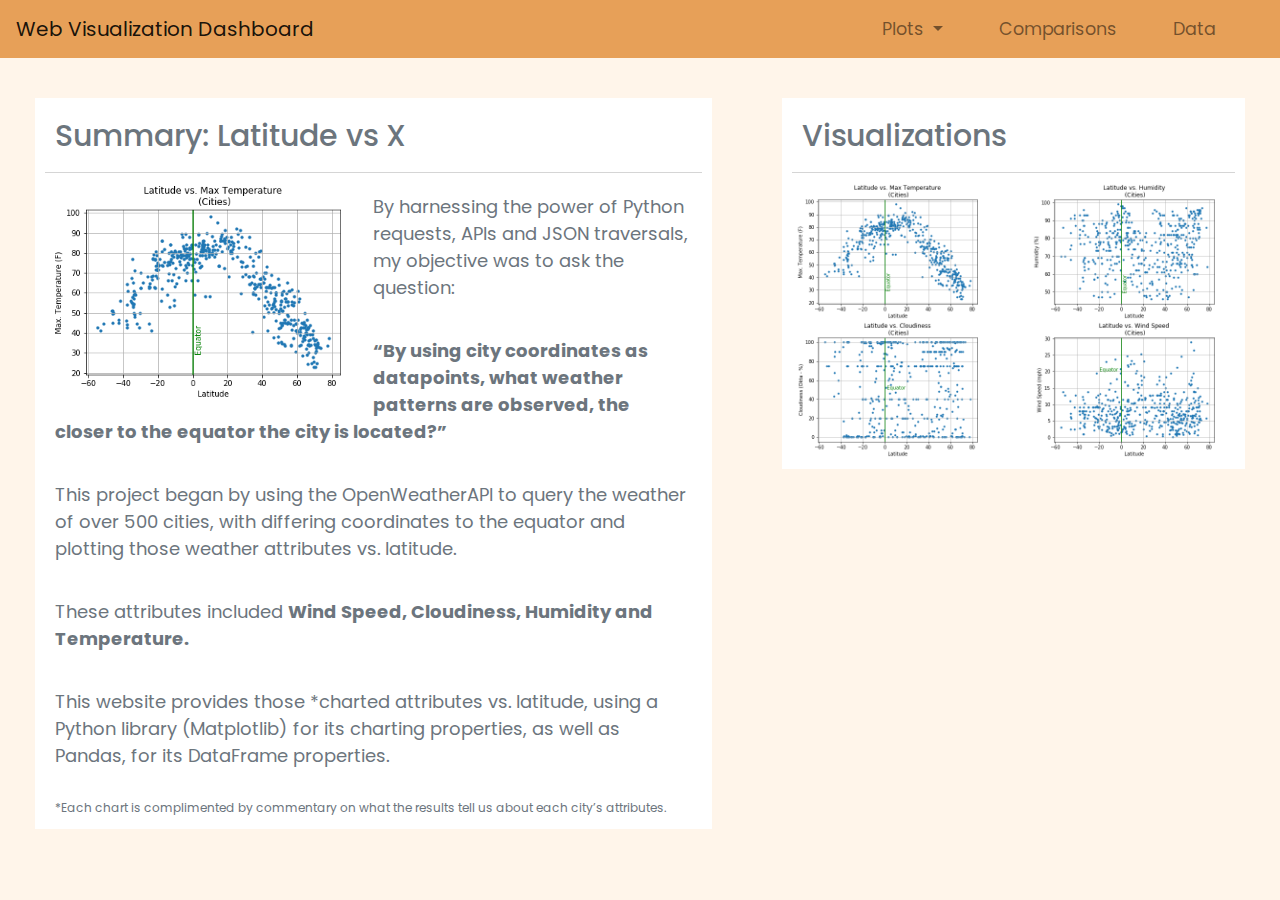
<file: WebVisualizations/index.html>
<!DOCTYPE html>

<html lang="en" dir="ltr">
<head>
  <meta charset="utf-8">
  <meta name="viewport" content="width=device-width, initial-scale=1, shrink-to-fit=no">

  <link rel="stylesheet" href="https://maxcdn.bootstrapcdn.com/bootstrap/4.0.0/css/bootstrap.min.css">
  <script src="https://ajax.googleapis.com/ajax/libs/jquery/3.3.1/jquery.min.js"></script>
  <script src="https://cdnjs.cloudflare.com/ajax/libs/popper.js/1.12.9/umd/popper.min.js"></script>
	<script src="https://maxcdn.bootstrapcdn.com/bootstrap/4.0.0/js/bootstrap.min.js"></script>
  <link href="style.css" rel="stylesheet">

    <title>Welcome to my Web Visualization Website!</title>
</head>
<body>
  <nav class="navbar navbar-expand-md navbar-light bg-light sticky-top navbar-custom">
    <a class="navbar-brand" href="index.html">Web Visualization Dashboard</a>
    <button class="navbar-toggler" type="button" data-toggle="collapse" data-target="#navbarSupportedContent">
      <span class="navbar-toggler-icon"></span>
    </button>

    <div class="collapse navbar-collapse" id="navbarSupportedContent">
      <ul class="navbar-nav ml-auto">
        <li class="nav-item dropdown">
          <a class="nav-link dropdown-toggle" href="#" id="navbarDropdown" role="button" data-toggle="dropdown">
            Plots
          </a>
          <div class="dropdown-menu" aria-labelledby="navbarDropdown">
            <a class="dropdown-item" href="cloudiness.html">Cloudiness</a>
            <a class="dropdown-item" href="humidity.html">Humidity</a>
            <a class="dropdown-item" href="max_temperature.html">Max Temperature</a>
            <a class="dropdown-item" href="wind_speed.html">Wind Speed</a>
          </div>
        </li>
        <li class="nav-item">
          <a class="nav-link" href="comparison.html">Comparisons</a>
        </li>
        <li class="nav-item">
          <a class="nav-link" href="data.html">Data</a>
        </li>
        </li>
      </ul>
    </div>
  </nav>

  <div class="content">
  		<div class="container-fluid">
  			<div class="row">
  				<div class="col-sm-12 col-md-7">
  					<div class="box">
  						<div class="header">
  							<h1 class="text-secondary">Summary: Latitude vs X</h1>
  							<hr class="light">
  						</div>
  						<div class="content">
  							<img src="Resources/assets/images/City_Lat_vs_Max Temp.png" class="left_shown rounded float-left" alt="Max Temperature" >
  							<p class="text-secondary">By harnessing the power of Python requests, APIs and JSON traversals, my objective was to ask the question:
  								</p>
  							<p class="text-secondary"><strong>“By using city coordinates as datapoints, what weather patterns are observed, the closer to the equator the city is located?”</strong>
                  </p>
                <p class="text-secondary">This project began by using the OpenWeatherAPI to query the weather of over 500 cities, with differing coordinates to the equator and plotting those weather attributes vs. latitude.
                  </p>
                <p class="text-secondary">These attributes included <strong>Wind Speed, Cloudiness, Humidity and Temperature.</strong>
                  </p>
                <p class="text-secondary">This website provides those *charted attributes vs. latitude, using a Python library (Matplotlib) for its charting properties, as well as Pandas, for its DataFrame properties.</strong>
                  </p>
                <p1 class="text-secondary">*Each chart is complimented by commentary on what the results tell us about each city’s attributes.

  						</div>
  					</div>
  				</div>
  				<div class="col-sm-12 col-md-5">
  						<div class="box">
  							<div class="header">
  								<h1 class="text-secondary">Visualizations</h1>
  								<hr class="light">
  							</div>
  							<div class="content-fluid">
  								<div>
  									<div class="row padding">
  										<div class="col-6">
                        <a href="max_temperature.html"><img src="Resources/assets/images/City_Lat_vs_Max Temp.png" class="img-fluid" alt="Max Temperature" ></a>
  										</div>
  										<div class="col-6">
  											<a href="humidity.html"><img src="Resources/assets/images/City_Lat_vs_Humidity.png" class="img-fluid" alt="Humidity"></a>
  										</div>
  										<div class="col-6">
  											<a href="cloudiness.html"><img src="Resources/assets/images/City_Lat_vs_Cloudiness.png" class="img-fluid"  alt="Cloudiness"></a>
  										</div>
  										<div class="col-6">
  											<a href="wind_speed.html"><img src="Resources/assets/images/City_Lat_vs_Wind_Speed.png" class="img-fluid"  alt="Wind Speed"></a>
  										</div>

  									</div>
  								</div>

  							</div>
  						</div>
  					</div>
  				</div>
  			</div>
  		</div>
  	</div>
  </body>
  </html>
  </body>
  </html>
</file>
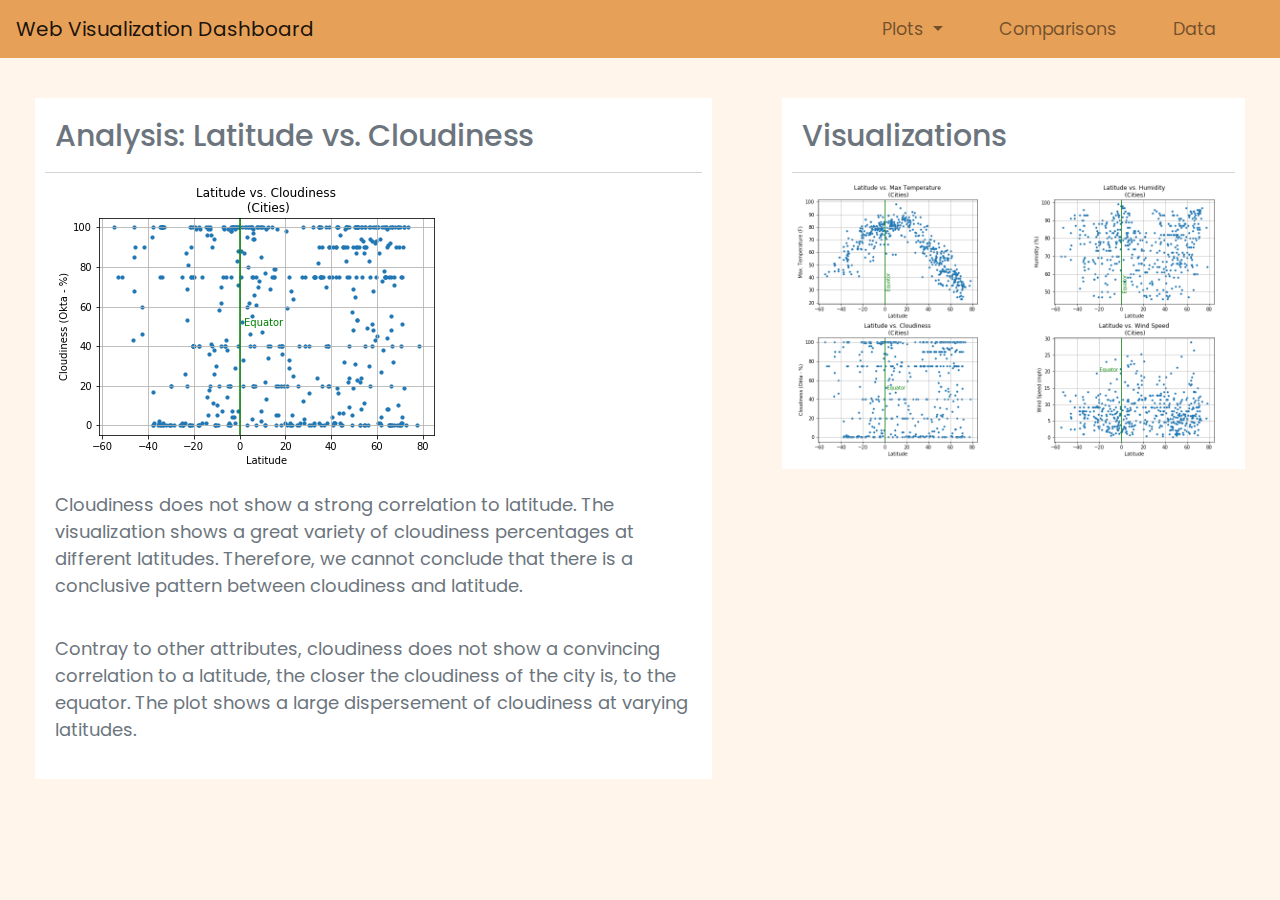
<file: WebVisualizations/cloudiness.html>
<!DOCTYPE html>

<html lang="en" dir="ltr">
<head>
  <meta charset="utf-8">
  <meta name="viewport" content="width=device-width, initial-scale=1, shrink-to-fit=no">

  <link rel="stylesheet" href="https://maxcdn.bootstrapcdn.com/bootstrap/4.0.0/css/bootstrap.min.css">
  <script src="https://ajax.googleapis.com/ajax/libs/jquery/3.3.1/jquery.min.js"></script>
  <script src="https://cdnjs.cloudflare.com/ajax/libs/popper.js/1.12.9/umd/popper.min.js"></script>
	<script src="https://maxcdn.bootstrapcdn.com/bootstrap/4.0.0/js/bootstrap.min.js"></script>
  <link href="style.css" rel="stylesheet">

    <title>Welcome to my Web Visualization Website!</title>
</head>
<body>
  <nav class="navbar navbar-expand-md navbar-light bg-light sticky-top navbar-custom">
    <a class="navbar-brand" href="index.html">Web Visualization Dashboard</a>
    <button class="navbar-toggler" type="button" data-toggle="collapse" data-target="#navbarSupportedContent">
      <span class="navbar-toggler-icon"></span>
    </button>

    <div class="collapse navbar-collapse" id="navbarSupportedContent">
      <ul class="navbar-nav ml-auto">
        <li class="nav-item dropdown">
          <a class="nav-link dropdown-toggle" href="#" id="navbarDropdown" role="button" data-toggle="dropdown">
            Plots
          </a>
          <div class="dropdown-menu" aria-labelledby="navbarDropdown">
            <a class="dropdown-item" href="cloudiness.html">Cloudiness</a>
            <a class="dropdown-item" href="humidity.html">Humidity</a>
            <a class="dropdown-item" href="max_temperature.html">Max Temperature</a>
            <a class="dropdown-item" href="wind_speed.html">Wind Speed</a>
          </div>
        </li>
        <li class="nav-item">
          <a class="nav-link" href="comparison.html">Comparisons</a>
        </li>
        <li class="nav-item">
          <a class="nav-link" href="data.html">Data</a>
        </li>
      </ul>
    </div>
    </div>
  </nav>

  <div class="content">
  		<div class="container-fluid">
  			<div class="row">
  				<div class="col-sm-12 col-md-7">
  					<div class="box">
  						<div class="header">
  							<h1 class="text-secondary">Analysis: Latitude vs. Cloudiness</h1>
  							<hr class="light">
  						</div>
  						<div class="content">
  							<img src="Resources/assets/images/City_Lat_vs_Cloudiness.png" class="img-fluid" alt="Cloudiness" >
                              <p class="text-secondary">Cloudiness does not show a strong correlation to latitude. The visualization shows a great variety of cloudiness percentages at different latitudes. Therefore, we cannot conclude that there is a conclusive pattern between cloudiness and latitude.</p>
                          </div>
                              <p class="text-secondary">Contray to other attributes, cloudiness does not show a convincing correlation to a latitude, the closer the cloudiness of the city is, to the equator. The plot shows a large dispersement of cloudiness at varying latitudes.
  					</div>
  				</div>

  				<div class="col-sm-12 col-md-5">
  					<div class="box">
  						<div class="header">
  							<h1 class="text-secondary">Visualizations</h1>
  							<hr class="light">
  						</div>
  						<div class="content-fluid">
                              <div>
                                  <div class="row padding">
                                      <div class="col-6">
                                        <a href="max_temperature.html"><img src="Resources/assets/images/City_Lat_vs_Max Temp.png" class="img-fluid" alt="Max Temperature" ></a>
                  										</div>
                  										<div class="col-6">
                  											<a href="humidity.html"><img src="Resources/assets/images/City_Lat_vs_Humidity.png" class="img-fluid" alt="Humidity"></a>
                  										</div>
                  										<div class="col-6">
                  											<a href="cloudiness.html"><img src="Resources/assets/images/City_Lat_vs_Cloudiness.png" class="img-fluid"  alt="Cloudiness"></a>
                  										</div>
                  										<div class="col-6">
                  											<a href="wind_speed.html"><img src="Resources/assets/images/City_Lat_vs_Wind_Speed.png" class="img-fluid"  alt="Wind Speed"></a>
                                      </div>

                                  </div>
                              </div>

  						</div>
  					</div>
  				</div>
  			</div>
  		</div>
  	</div>
  </div>





  </body>
  </html>
</file>
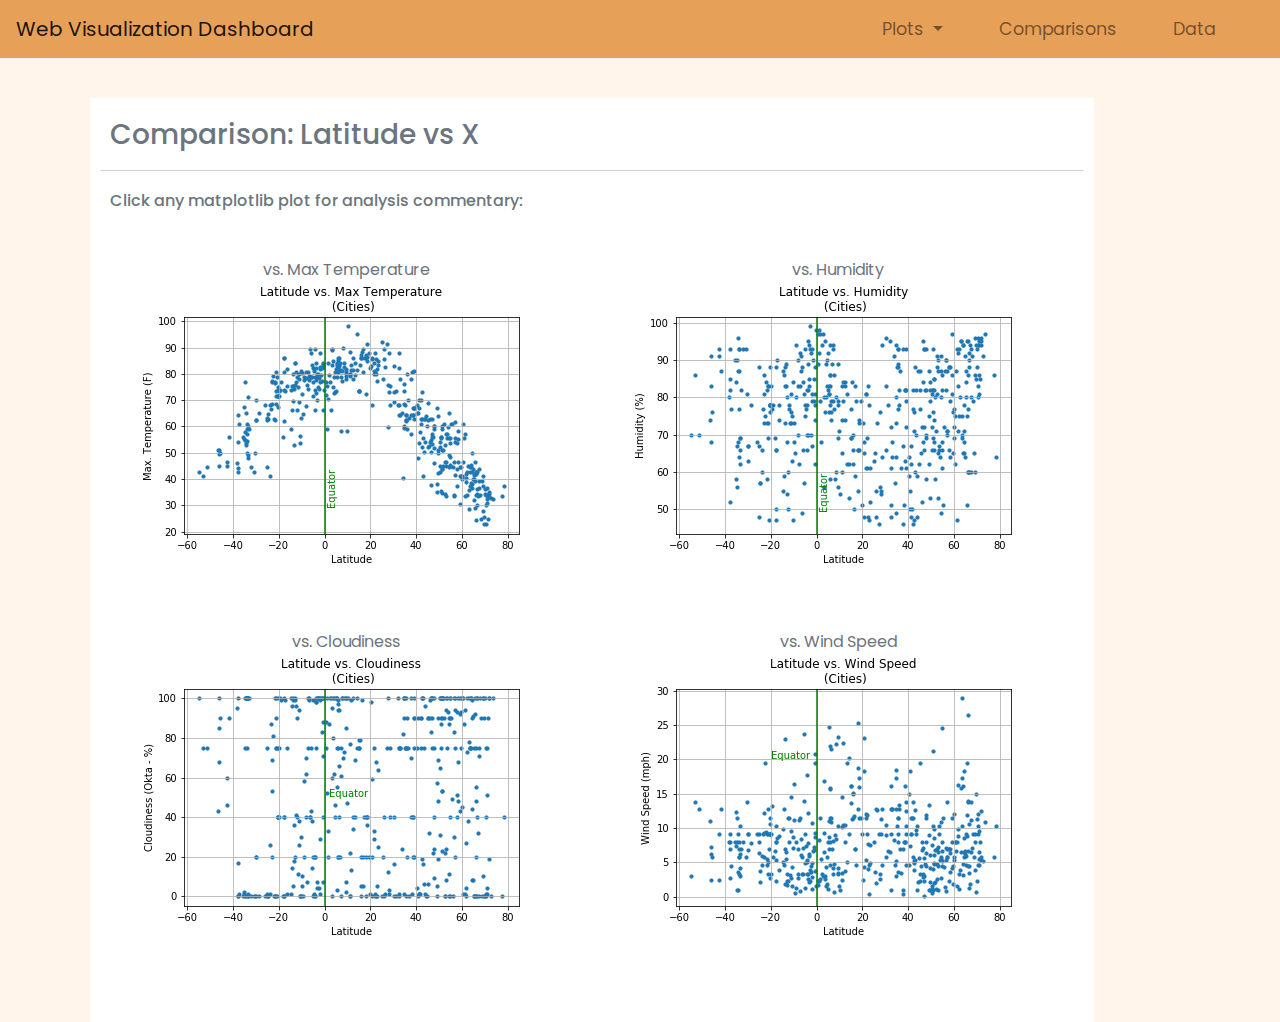
<file: WebVisualizations/comparison.html>
<!DOCTYPE html>

<html lang="en" dir="ltr">
<head>
  <meta charset="utf-8">
  <meta name="viewport" content="width=device-width, initial-scale=1, shrink-to-fit=no">

  <link rel="stylesheet" href="https://maxcdn.bootstrapcdn.com/bootstrap/4.0.0/css/bootstrap.min.css">
  <script src="https://ajax.googleapis.com/ajax/libs/jquery/3.3.1/jquery.min.js"></script>
  <script src="https://cdnjs.cloudflare.com/ajax/libs/popper.js/1.12.9/umd/popper.min.js"></script>
	<script src="https://maxcdn.bootstrapcdn.com/bootstrap/4.0.0/js/bootstrap.min.js"></script>
  <link href="style.css" rel="stylesheet">

    <title>Welcome to my Web Visualization Website!</title>
</head>
<body>
  <nav class="navbar navbar-expand-md navbar-light bg-light sticky-top navbar-custom">
    <a class="navbar-brand" href="index.html">Web Visualization Dashboard</a>
    <button class="navbar-toggler" type="button" data-toggle="collapse" data-target="#navbarSupportedContent">
      <span class="navbar-toggler-icon"></span>
    </button>

    <div class="collapse navbar-collapse" id="navbarSupportedContent">
      <ul class="navbar-nav ml-auto">
        <li class="nav-item dropdown">
          <a class="nav-link dropdown-toggle" href="#" id="navbarDropdown" role="button" data-toggle="dropdown">
            Plots
          </a>
          <div class="dropdown-menu" aria-labelledby="navbarDropdown">
            <a class="dropdown-item" href="cloudiness.html">Cloudiness</a>
            <a class="dropdown-item" href="humidity.html">Humidity</a>
            <a class="dropdown-item" href="max_temperature.html">Max Temperature</a>
            <a class="dropdown-item" href="wind_speed.html">Wind Speed</a>
          </div>
        </li>
        <li class="nav-item">
          <a class="nav-link" href="comparison.html">Comparisons</a>
        </li>
        <li class="nav-item">
          <a class="nav-link" href="data.html">Data</a>
        </li>
        </li>
      </ul>
    </div>
  </nav>

  <div class="container">
  		<div class="row">
  		  <div>
  			<!-- Left box  -->
  			<div class="box">
  			  <h3 class="text-secondary" style="padding: 10px">Comparison: Latitude vs X</h3>
  			  <hr class="light">
  			  <h6 class="text-secondary" style="padding: 10px">Click any matplotlib plot for analysis commentary:</h6>
  			  <div class="container" style="padding-bottom: 40px;">
  				<div class="row">
  				  <div class="col-lg-6" style="padding: 30px;">
  					<div class="text-secondary" style="text-align: center">vs. Max Temperature</div>
  					<a href="max_temperature.html">
  					  <img class="img-fluid" src="Resources/assets/images/City_Lat_vs_Max Temp.png" alt="Max Temperature Image">
  					</a>
  				  </div>
  				  <div class="col-lg-6" style="padding: 30px;">
  					<div class="text-secondary" style="text-align: center">vs. Humidity</div>
  					<a href="humidity.html">
  					  <img class="img-fluid" src="Resources/assets/images/City_Lat_vs_Humidity.png" alt="Humidity Graph">
  					</a>
  				  </div>
  				</div>

  				<div class="row">
  				  <div class="col-lg-6" style="padding: 30px;">
  					<div class="text-secondary" style="text-align: center">vs. Cloudiness</div>
  					<a href="cloudiness.html">
  					  <img class="img-fluid" src="Resources/assets/images/City_Lat_vs_Cloudiness.png" alt="Cloudiness Graph">
  					</a>

  				  </div>
  				  <div class="col-lg-6" style="padding: 30px;">
  					<div class="text-secondary" style="text-align: center">vs. Wind Speed</div>
  					<a href="wind_speed.html">
  					  <img class="img-fluid" src="Resources/assets/images/City_Lat_vs_Wind_Speed.png" alt="Wind Speed Graph">
  					</a>
  				  </div>
  				</div>
  			  </div>
  			</div>
  		  </div>
  		</div>
  	  </div>
  </body>
  </html>
</file>
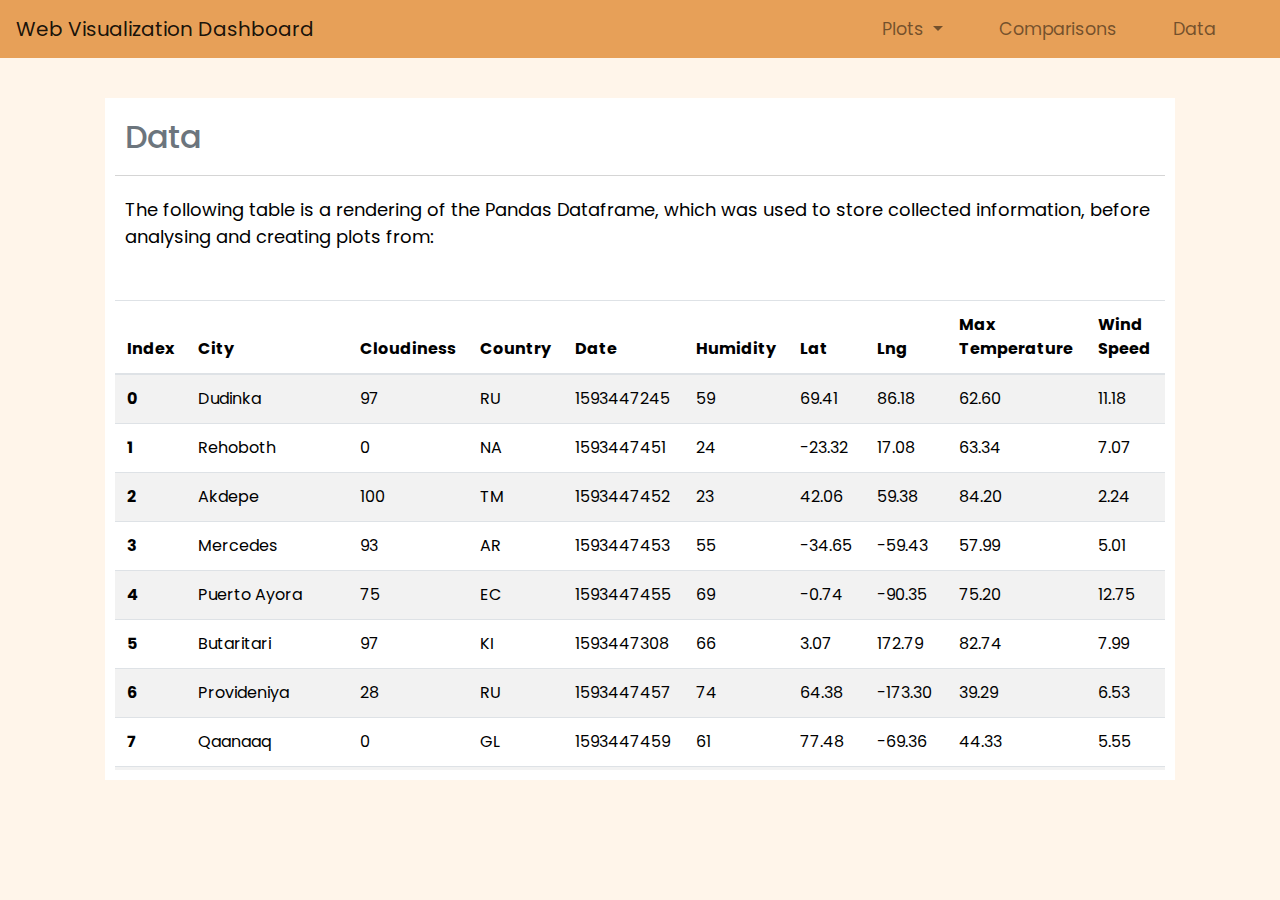
<file: WebVisualizations/data.html>
<!DOCTYPE html>

<html lang="en" dir="ltr">
<head>
  <meta charset="utf-8">
  <meta name="viewport" content="width=device-width, initial-scale=1, shrink-to-fit=no">

  <link rel="stylesheet" href="https://maxcdn.bootstrapcdn.com/bootstrap/4.0.0/css/bootstrap.min.css">
  <script src="https://ajax.googleapis.com/ajax/libs/jquery/3.3.1/jquery.min.js"></script>
  <script src="https://cdnjs.cloudflare.com/ajax/libs/popper.js/1.12.9/umd/popper.min.js"></script>
	<script src="https://maxcdn.bootstrapcdn.com/bootstrap/4.0.0/js/bootstrap.min.js"></script>
  <link href="style.css" rel="stylesheet">

    <title>Welcome to my Web Visualization Website!</title>
</head>
<body>
  <nav class="navbar navbar-expand-md navbar-light bg-light sticky-top navbar-custom">
    <a class="navbar-brand" href="index.html">Web Visualization Dashboard</a>
    <button class="navbar-toggler" type="button" data-toggle="collapse" data-target="#navbarSupportedContent">
      <span class="navbar-toggler-icon"></span>
    </button>

    <div class="collapse navbar-collapse" id="navbarSupportedContent">
      <ul class="navbar-nav ml-auto">
        <li class="nav-item dropdown">
          <a class="nav-link dropdown-toggle" href="#" id="navbarDropdown" role="button" data-toggle="dropdown">
            Plots
          </a>
          <div class="dropdown-menu" aria-labelledby="navbarDropdown">
            <a class="dropdown-item" href="cloudiness.html">Cloudiness</a>
            <a class="dropdown-item" href="humidity.html">Humidity</a>
            <a class="dropdown-item" href="max_temperature.html">Max Temperature</a>
            <a class="dropdown-item" href="wind_speed.html">Wind Speed</a>
          </div>
        </li>
        <li class="nav-item">
          <a class="nav-link" href="comparison.html">Comparisons</a>
        </li>
        <li class="nav-item">
          <a class="nav-link" href="data.html">Data</a>
        </li>
        </li>
      </ul>
    </div>
  </nav>

  <div class="container">
        <div class="box">
          <h2 class="text-secondary" style="padding: 10px">Data</h2>
          <hr class="light">
          <p>The following table is a rendering of the Pandas Dataframe, which was used to store collected information, before analysing and creating plots from: </p>
          <br>
          <div class="table-responsive" style="overflow-x:auto; overflow-y:auto; max-height:470px; max-width: auto;">
            <table class="table table-striped" style="border-top: none">
              <thead>
                <tr>
                  <th>Index</th>
                        <th>City</th>
                        <th>Cloudiness</th>
                        <th>Country</th>
                        <th>Date</th>
                        <th>Humidity</th>
                        <th>Lat</th>
                        <th>Lng</th>
                        <th>Max Temperature</th>
                        <th>Wind Speed</th>
                      </tr>
                    </thead>
                    <tbody>
                      <tr>
                        <th>0</th>
                        <td>Dudinka</td>
                        <td>97</td>
                        <td>RU</td>
                        <td>1593447245</td>
                        <td>59</td>
                        <td>69.41</td>
                        <td>86.18</td>
                        <td>62.60</td>
                        <td>11.18</td>
                      </tr>
                      <tr>
                        <th>1</th>
                        <td>Rehoboth</td>
                        <td>0</td>
                        <td>NA</td>
                        <td>1593447451</td>
                        <td>24</td>
                        <td>-23.32</td>
                        <td>17.08</td>
                        <td>63.34</td>
                        <td>7.07</td>
                      </tr>
                      <tr>
                        <th>2</th>
                        <td>Akdepe</td>
                        <td>100</td>
                        <td>TM</td>
                        <td>1593447452</td>
                        <td>23</td>
                        <td>42.06</td>
                        <td>59.38</td>
                        <td>84.20</td>
                        <td>2.24</td>
                      </tr>
                      <tr>
                        <th>3</th>
                        <td>Mercedes</td>
                        <td>93</td>
                        <td>AR</td>
                        <td>1593447453</td>
                        <td>55</td>
                        <td>-34.65</td>
                        <td>-59.43</td>
                        <td>57.99</td>
                        <td>5.01</td>
                      </tr>
                      <tr>
                        <th>4</th>
                        <td>Puerto Ayora</td>
                        <td>75</td>
                        <td>EC</td>
                        <td>1593447455</td>
                        <td>69</td>
                        <td>-0.74</td>
                        <td>-90.35</td>
                        <td>75.20</td>
                        <td>12.75</td>
                      </tr>
                      <tr>
                        <th>5</th>
                        <td>Butaritari</td>
                        <td>97</td>
                        <td>KI</td>
                        <td>1593447308</td>
                        <td>66</td>
                        <td>3.07</td>
                        <td>172.79</td>
                        <td>82.74</td>
                        <td>7.99</td>
                      </tr>
                      <tr>
                        <th>6</th>
                        <td>Provideniya</td>
                        <td>28</td>
                        <td>RU</td>
                        <td>1593447457</td>
                        <td>74</td>
                        <td>64.38</td>
                        <td>-173.30</td>
                        <td>39.29</td>
                        <td>6.53</td>
                      </tr>
                      <tr>
                        <th>7</th>
                        <td>Qaanaaq</td>
                        <td>0</td>
                        <td>GL</td>
                        <td>1593447459</td>
                        <td>61</td>
                        <td>77.48</td>
                        <td>-69.36</td>
                        <td>44.33</td>
                        <td>5.55</td>
                      </tr>
                      <tr>
                        <th>8</th>
                        <td>Atar</td>
                        <td>0</td>
                        <td>MR</td>
                        <td>1593447346</td>
                        <td>6</td>
                        <td>20.52</td>
                        <td>-13.05</td>
                        <td>112.06</td>
                        <td>18.72</td>
                      </tr>
                      <tr>
                        <th>9</th>
                        <td>Castro</td>
                        <td>100</td>
                        <td>BR</td>
                        <td>1593447461</td>
                        <td>78</td>
                        <td>-24.79</td>
                        <td>-50.01</td>
                        <td>59.61</td>
                        <td>9.84</td>
                      </tr>
                      <tr>
                        <th>10</th>
                        <td>Codrington</td>
                        <td>100</td>
                        <td>AU</td>
                        <td>1593447462</td>
                        <td>88</td>
                        <td>-38.27</td>
                        <td>141.97</td>
                        <td>42.64</td>
                        <td>10.02</td>
                      </tr>
                      <tr>
                        <th>11</th>
                        <td>Jequitinhonha</td>
                        <td>61</td>
                        <td>BR</td>
                        <td>1593447464</td>
                        <td>56</td>
                        <td>-16.43</td>
                        <td>-41.00</td>
                        <td>78.80</td>
                        <td>6.60</td>
                      </tr>
                      <tr>
                        <th>12</th>
                        <td>Punta Arenas</td>
                        <td>75</td>
                        <td>CL</td>
                        <td>1593447194</td>
                        <td>92</td>
                        <td>-53.15</td>
                        <td>-70.92</td>
                        <td>30.00</td>
                        <td>3.67</td>
                      </tr>
                      <tr>
                        <th>13</th>
                        <td>Necoclí</td>
                        <td>75</td>
                        <td>CO</td>
                        <td>1593447467</td>
                        <td>79</td>
                        <td>8.42</td>
                        <td>-76.79</td>
                        <td>84.20</td>
                        <td>4.70</td>
                      </tr>
                      <tr>
                        <th>14</th>
                        <td>Mumford</td>
                        <td>97</td>
                        <td>GH</td>
                        <td>1593447468</td>
                        <td>84</td>
                        <td>5.26</td>
                        <td>-0.76</td>
                        <td>77.63</td>
                        <td>15.66</td>
                      </tr>
                      <tr>
                        <th>15</th>
                        <td>Barrow</td>
                        <td>1</td>
                        <td>US</td>
                        <td>1593447470</td>
                        <td>80</td>
                        <td>71.29</td>
                        <td>-156.79</td>
                        <td>39.20</td>
                        <td>16.11</td>
                      </tr>
                      <tr>
                        <th>16</th>
                        <td>East London</td>
                        <td>40</td>
                        <td>ZA</td>
                        <td>1593447471</td>
                        <td>48</td>
                        <td>-33.02</td>
                        <td>27.91</td>
                        <td>68.09</td>
                        <td>18.72</td>
                      </tr>
                      <tr>
                        <th>17</th>
                        <td>Hithadhoo</td>
                        <td>61</td>
                        <td>MV</td>
                        <td>1593447473</td>
                        <td>67</td>
                        <td>-0.60</td>
                        <td>73.08</td>
                        <td>85.68</td>
                        <td>5.03</td>
                      </tr>
                      <tr>
                        <th>18</th>
                        <td>Oranjestad</td>
                        <td>29</td>
                        <td>AW</td>
                        <td>1593447197</td>
                        <td>84</td>
                        <td>12.52</td>
                        <td>-70.03</td>
                        <td>80.55</td>
                        <td>19.48</td>
                      </tr>
                      <tr>
                        <th>19</th>
                        <td>Saint-Philippe</td>
                        <td>40</td>
                        <td>RE</td>
                        <td>1593447476</td>
                        <td>78</td>
                        <td>-21.36</td>
                        <td>55.77</td>
                        <td>71.60</td>
                        <td>4.70</td>
                      </tr>
                      <tr>
                        <th>20</th>
                        <td>Hamilton</td>
                        <td>40</td>
                        <td>US</td>
                        <td>1593447440</td>
                        <td>74</td>
                        <td>39.18</td>
                        <td>-84.53</td>
                        <td>84.00</td>
                        <td>4.70</td>
                      </tr>
                      <tr>
                        <th>21</th>
                        <td>Wanning</td>
                        <td>91</td>
                        <td>CN</td>
                        <td>1593447478</td>
                        <td>87</td>
                        <td>18.80</td>
                        <td>110.40</td>
                        <td>81.21</td>
                        <td>7.18</td>
                      </tr>
                      <tr>
                        <th>22</th>
                        <td>Saint Paul Harbor</td>
                        <td>1</td>
                        <td>US</td>
                        <td>1593447479</td>
                        <td>81</td>
                        <td>57.79</td>
                        <td>-152.41</td>
                        <td>50.00</td>
                        <td>2.39</td>
                      </tr>
                      <tr>
                        <th>23</th>
                        <td>Aksu</td>
                        <td>0</td>
                        <td>CN</td>
                        <td>1593447409</td>
                        <td>23</td>
                        <td>41.12</td>
                        <td>80.26</td>
                        <td>72.39</td>
                        <td>6.64</td>
                      </tr>
                      <tr>
                        <th>24</th>
                        <td>Tuktoyaktuk</td>
                        <td>40</td>
                        <td>CA</td>
                        <td>1593447482</td>
                        <td>75</td>
                        <td>69.45</td>
                        <td>-133.04</td>
                        <td>46.40</td>
                        <td>5.82</td>
                      </tr>
                      <tr>
                        <th>25</th>
                        <td>Mataura</td>
                        <td>96</td>
                        <td>NZ</td>
                        <td>1593447483</td>
                        <td>83</td>
                        <td>-46.19</td>
                        <td>168.86</td>
                        <td>39.00</td>
                        <td>3.00</td>
                      </tr>
                      <tr>
                        <th>26</th>
                        <td>Maracaju</td>
                        <td>100</td>
                        <td>BR</td>
                        <td>1593447485</td>
                        <td>71</td>
                        <td>-21.61</td>
                        <td>-55.17</td>
                        <td>71.37</td>
                        <td>11.16</td>
                      </tr>
                      <tr>
                        <th>27</th>
                        <td>Atherton</td>
                        <td>100</td>
                        <td>GB</td>
                        <td>1593447486</td>
                        <td>78</td>
                        <td>53.52</td>
                        <td>-2.49</td>
                        <td>57.99</td>
                        <td>11.01</td>
                      </tr>
                      <tr>
                        <th>28</th>
                        <td>Pevek</td>
                        <td>46</td>
                        <td>RU</td>
                        <td>1593447487</td>
                        <td>96</td>
                        <td>69.70</td>
                        <td>170.31</td>
                        <td>32.04</td>
                        <td>5.21</td>
                      </tr>
                      <tr>
                        <th>29</th>
                        <td>Rikitea</td>
                        <td>94</td>
                        <td>PF</td>
                        <td>1593447489</td>
                        <td>58</td>
                        <td>-23.12</td>
                        <td>-134.97</td>
                        <td>68.65</td>
                        <td>15.43</td>
                      </tr>
                      <tr>
                        <th>30</th>
                        <td>Ushuaia</td>
                        <td>75</td>
                        <td>AR</td>
                        <td>1593447453</td>
                        <td>74</td>
                        <td>-54.80</td>
                        <td>-68.30</td>
                        <td>33.80</td>
                        <td>11.41</td>
                      </tr>
                      <tr>
                        <th>31</th>
                        <td>Alvorada</td>
                        <td>23</td>
                        <td>BR</td>
                        <td>1593447491</td>
                        <td>27</td>
                        <td>-12.48</td>
                        <td>-49.12</td>
                        <td>90.70</td>
                        <td>10.27</td>
                      </tr>
                      <tr>
                        <th>32</th>
                        <td>Alice Springs</td>
                        <td>0</td>
                        <td>AU</td>
                        <td>1593447492</td>
                        <td>39</td>
                        <td>-23.70</td>
                        <td>133.88</td>
                        <td>44.60</td>
                        <td>3.58</td>
                      </tr>
                      <tr>
                        <th>33</th>
                        <td>Iqaluit</td>
                        <td>75</td>
                        <td>CA</td>
                        <td>1593447302</td>
                        <td>86</td>
                        <td>63.75</td>
                        <td>-68.51</td>
                        <td>39.00</td>
                        <td>10.29</td>
                      </tr>
                      <tr>
                        <th>34</th>
                        <td>Sedona</td>
                        <td>40</td>
                        <td>US</td>
                        <td>1593447303</td>
                        <td>24</td>
                        <td>34.87</td>
                        <td>-111.76</td>
                        <td>71.60</td>
                        <td>18.34</td>
                      </tr>
                      <tr>
                        <th>35</th>
                        <td>Hunchun</td>
                        <td>100</td>
                        <td>CN</td>
                        <td>1593447496</td>
                        <td>94</td>
                        <td>42.87</td>
                        <td>130.36</td>
                        <td>61.48</td>
                        <td>5.12</td>
                      </tr>
                      <tr>
                        <th>36</th>
                        <td>Vila Franca do Campo</td>
                        <td>40</td>
                        <td>PT</td>
                        <td>1593447498</td>
                        <td>78</td>
                        <td>37.72</td>
                        <td>-25.43</td>
                        <td>73.40</td>
                        <td>12.75</td>
                      </tr>
                      <tr>
                        <th>37</th>
                        <td>Kapaa</td>
                        <td>75</td>
                        <td>US</td>
                        <td>1593447499</td>
                        <td>94</td>
                        <td>22.08</td>
                        <td>-159.32</td>
                        <td>71.60</td>
                        <td>5.82</td>
                      </tr>
                      <tr>
                        <th>38</th>
                        <td>Assiut</td>
                        <td>0</td>
                        <td>EG</td>
                        <td>1593447500</td>
                        <td>26</td>
                        <td>27.18</td>
                        <td>31.18</td>
                        <td>93.20</td>
                        <td>13.87</td>
                      </tr>
                      <tr>
                        <th>39</th>
                        <td>Katsuura</td>
                        <td>100</td>
                        <td>JP</td>
                        <td>1593447502</td>
                        <td>90</td>
                        <td>35.13</td>
                        <td>140.30</td>
                        <td>75.00</td>
                        <td>8.75</td>
                      </tr>
                      <tr>
                        <th>40</th>
                        <td>Itarema</td>
                        <td>2</td>
                        <td>BR</td>
                        <td>1593447503</td>
                        <td>65</td>
                        <td>-2.92</td>
                        <td>-39.92</td>
                        <td>85.26</td>
                        <td>13.31</td>
                      </tr>
                      <tr>
                        <th>41</th>
                        <td>Albany</td>
                        <td>18</td>
                        <td>US</td>
                        <td>1593447504</td>
                        <td>72</td>
                        <td>42.60</td>
                        <td>-73.97</td>
                        <td>79.00</td>
                        <td>7.36</td>
                      </tr>
                      <tr>
                        <th>42</th>
                        <td>Arraial do Cabo</td>
                        <td>75</td>
                        <td>BR</td>
                        <td>1593447505</td>
                        <td>60</td>
                        <td>-22.97</td>
                        <td>-42.03</td>
                        <td>73.40</td>
                        <td>12.75</td>
                      </tr>
                      <tr>
                        <th>43</th>
                        <td>Mwinilunga</td>
                        <td>2</td>
                        <td>ZM</td>
                        <td>1593447507</td>
                        <td>32</td>
                        <td>-11.74</td>
                        <td>24.43</td>
                        <td>71.08</td>
                        <td>4.92</td>
                      </tr>
                      <tr>
                        <th>44</th>
                        <td>Kangaatsiaq</td>
                        <td>91</td>
                        <td>GL</td>
                        <td>1593447508</td>
                        <td>89</td>
                        <td>68.31</td>
                        <td>-53.46</td>
                        <td>40.17</td>
                        <td>6.02</td>
                      </tr>
                      <tr>
                        <th>45</th>
                        <td>Hobart</td>
                        <td>0</td>
                        <td>AU</td>
                        <td>1593447486</td>
                        <td>87</td>
                        <td>-42.88</td>
                        <td>147.33</td>
                        <td>44.01</td>
                        <td>8.05</td>
                      </tr>
                      <tr>
                        <th>46</th>
                        <td>Port Alfred</td>
                        <td>45</td>
                        <td>ZA</td>
                        <td>1593447511</td>
                        <td>78</td>
                        <td>-33.59</td>
                        <td>26.89</td>
                        <td>64.00</td>
                        <td>7.00</td>
                      </tr>
                      <tr>
                        <th>47</th>
                        <td>Norman Wells</td>
                        <td>40</td>
                        <td>CA</td>
                        <td>1593447512</td>
                        <td>55</td>
                        <td>65.28</td>
                        <td>-126.83</td>
                        <td>64.40</td>
                        <td>3.36</td>
                      </tr>
                      <tr>
                        <th>48</th>
                        <td>Yellowknife</td>
                        <td>20</td>
                        <td>CA</td>
                        <td>1593447309</td>
                        <td>51</td>
                        <td>62.46</td>
                        <td>-114.35</td>
                        <td>68.00</td>
                        <td>8.05</td>
                      </tr>
                      <tr>
                        <th>49</th>
                        <td>Bichena</td>
                        <td>74</td>
                        <td>ET</td>
                        <td>1593447514</td>
                        <td>67</td>
                        <td>10.45</td>
                        <td>38.20</td>
                        <td>63.28</td>
                        <td>2.62</td>
                      </tr>
                      <tr>
                        <th>50</th>
                        <td>Sibu</td>
                        <td>40</td>
                        <td>MY</td>
                        <td>1593447515</td>
                        <td>94</td>
                        <td>2.30</td>
                        <td>111.82</td>
                        <td>75.20</td>
                        <td>2.24</td>
                      </tr>
                      <tr>
                        <th>51</th>
                        <td>Hong Kong</td>
                        <td>100</td>
                        <td>HK</td>
                        <td>1593447405</td>
                        <td>79</td>
                        <td>22.29</td>
                        <td>114.16</td>
                        <td>82.99</td>
                        <td>1.01</td>
                      </tr>
                      <tr>
                        <th>52</th>
                        <td>Yulara</td>
                        <td>0</td>
                        <td>AU</td>
                        <td>1593447518</td>
                        <td>38</td>
                        <td>-25.24</td>
                        <td>130.99</td>
                        <td>42.80</td>
                        <td>4.70</td>
                      </tr>
                      <tr>
                        <th>53</th>
                        <td>Tasiilaq</td>
                        <td>75</td>
                        <td>GL</td>
                        <td>1593447519</td>
                        <td>87</td>
                        <td>65.61</td>
                        <td>-37.64</td>
                        <td>44.60</td>
                        <td>6.93</td>
                      </tr>
                      <tr>
                        <th>54</th>
                        <td>Saldanha</td>
                        <td>84</td>
                        <td>ZA</td>
                        <td>1593447521</td>
                        <td>77</td>
                        <td>-33.01</td>
                        <td>17.94</td>
                        <td>62.60</td>
                        <td>3.36</td>
                      </tr>
                      <tr>
                        <th>55</th>
                        <td>Faanui</td>
                        <td>100</td>
                        <td>PF</td>
                        <td>1593447522</td>
                        <td>74</td>
                        <td>-16.48</td>
                        <td>-151.75</td>
                        <td>77.97</td>
                        <td>22.84</td>
                      </tr>
                      <tr>
                        <th>56</th>
                        <td>Jiblah</td>
                        <td>89</td>
                        <td>YE</td>
                        <td>1593447523</td>
                        <td>65</td>
                        <td>13.92</td>
                        <td>44.15</td>
                        <td>70.20</td>
                        <td>2.64</td>
                      </tr>
                      <tr>
                        <th>57</th>
                        <td>Torbay</td>
                        <td>90</td>
                        <td>CA</td>
                        <td>1593447524</td>
                        <td>82</td>
                        <td>47.67</td>
                        <td>-52.73</td>
                        <td>68.00</td>
                        <td>9.17</td>
                      </tr>
                      <tr>
                        <th>58</th>
                        <td>Dikson</td>
                        <td>27</td>
                        <td>RU</td>
                        <td>1593447526</td>
                        <td>70</td>
                        <td>73.51</td>
                        <td>80.55</td>
                        <td>48.79</td>
                        <td>15.75</td>
                      </tr>
                      <tr>
                        <th>59</th>
                        <td>Fortuna</td>
                        <td>1</td>
                        <td>US</td>
                        <td>1593447527</td>
                        <td>82</td>
                        <td>40.60</td>
                        <td>-124.16</td>
                        <td>60.01</td>
                        <td>5.82</td>
                      </tr>
                      <tr>
                        <th>60</th>
                        <td>Guarapari</td>
                        <td>90</td>
                        <td>BR</td>
                        <td>1593447358</td>
                        <td>78</td>
                        <td>-20.67</td>
                        <td>-40.50</td>
                        <td>71.60</td>
                        <td>9.17</td>
                      </tr>
                      <tr>
                        <th>61</th>
                        <td>Tumkūr</td>
                        <td>40</td>
                        <td>IN</td>
                        <td>1593447530</td>
                        <td>94</td>
                        <td>13.34</td>
                        <td>77.10</td>
                        <td>77.00</td>
                        <td>8.97</td>
                      </tr>
                      <tr>
                        <th>62</th>
                        <td>Te Anau</td>
                        <td>84</td>
                        <td>NZ</td>
                        <td>1593447531</td>
                        <td>84</td>
                        <td>-45.42</td>
                        <td>167.72</td>
                        <td>39.81</td>
                        <td>2.26</td>
                      </tr>
                      <tr>
                        <th>63</th>
                        <td>Vicuña</td>
                        <td>100</td>
                        <td>CL</td>
                        <td>1593447242</td>
                        <td>66</td>
                        <td>-30.03</td>
                        <td>-70.71</td>
                        <td>55.00</td>
                        <td>7.18</td>
                      </tr>
                      <tr>
                        <th>64</th>
                        <td>Urdoma</td>
                        <td>100</td>
                        <td>RU</td>
                        <td>1593447534</td>
                        <td>60</td>
                        <td>61.75</td>
                        <td>48.54</td>
                        <td>48.43</td>
                        <td>5.93</td>
                      </tr>
                      <tr>
                        <th>65</th>
                        <td>Lavrentiya</td>
                        <td>22</td>
                        <td>RU</td>
                        <td>1593447535</td>
                        <td>83</td>
                        <td>65.58</td>
                        <td>-171.00</td>
                        <td>40.35</td>
                        <td>4.05</td>
                      </tr>
                      <tr>
                        <th>66</th>
                        <td>Cidreira</td>
                        <td>100</td>
                        <td>BR</td>
                        <td>1593447415</td>
                        <td>71</td>
                        <td>-30.18</td>
                        <td>-50.21</td>
                        <td>61.48</td>
                        <td>15.32</td>
                      </tr>
                      <tr>
                        <th>67</th>
                        <td>Pacocha</td>
                        <td>54</td>
                        <td>PE</td>
                        <td>1593447538</td>
                        <td>64</td>
                        <td>-17.58</td>
                        <td>-71.33</td>
                        <td>66.11</td>
                        <td>6.49</td>
                      </tr>
                      <tr>
                        <th>68</th>
                        <td>Puerto Nariño</td>
                        <td>75</td>
                        <td>CO</td>
                        <td>1593447539</td>
                        <td>88</td>
                        <td>-3.77</td>
                        <td>-70.38</td>
                        <td>80.60</td>
                        <td>3.36</td>
                      </tr>
                      <tr>
                        <th>69</th>
                        <td>Atuona</td>
                        <td>13</td>
                        <td>PF</td>
                        <td>1593447308</td>
                        <td>79</td>
                        <td>-9.80</td>
                        <td>-139.03</td>
                        <td>79.18</td>
                        <td>15.14</td>
                      </tr>
                      <tr>
                        <th>70</th>
                        <td>Kununurra</td>
                        <td>0</td>
                        <td>AU</td>
                        <td>1593447542</td>
                        <td>26</td>
                        <td>-15.77</td>
                        <td>128.73</td>
                        <td>59.00</td>
                        <td>3.36</td>
                      </tr>
                      <tr>
                        <th>71</th>
                        <td>Mossamedes</td>
                        <td>40</td>
                        <td>AO</td>
                        <td>1593447543</td>
                        <td>78</td>
                        <td>-15.20</td>
                        <td>12.15</td>
                        <td>73.40</td>
                        <td>21.92</td>
                      </tr>
                      <tr>
                        <th>72</th>
                        <td>Vaini</td>
                        <td>90</td>
                        <td>TO</td>
                        <td>1593447544</td>
                        <td>94</td>
                        <td>-21.20</td>
                        <td>-175.20</td>
                        <td>77.00</td>
                        <td>6.93</td>
                      </tr>
                      <tr>
                        <th>73</th>
                        <td>Pecos</td>
                        <td>1</td>
                        <td>US</td>
                        <td>1593447546</td>
                        <td>26</td>
                        <td>31.42</td>
                        <td>-103.49</td>
                        <td>91.40</td>
                        <td>16.11</td>
                      </tr>
                      <tr>
                        <th>74</th>
                        <td>Bredasdorp</td>
                        <td>97</td>
                        <td>ZA</td>
                        <td>1593447547</td>
                        <td>82</td>
                        <td>-34.53</td>
                        <td>20.04</td>
                        <td>59.00</td>
                        <td>6.93</td>
                      </tr>
                      <tr>
                        <th>75</th>
                        <td>Cape Town</td>
                        <td>75</td>
                        <td>ZA</td>
                        <td>1593447548</td>
                        <td>93</td>
                        <td>-33.93</td>
                        <td>18.42</td>
                        <td>61.00</td>
                        <td>4.70</td>
                      </tr>
                      <tr>
                        <th>76</th>
                        <td>Bluff</td>
                        <td>99</td>
                        <td>NZ</td>
                        <td>1593447549</td>
                        <td>83</td>
                        <td>-46.60</td>
                        <td>168.33</td>
                        <td>39.00</td>
                        <td>3.00</td>
                      </tr>
                      <tr>
                        <th>77</th>
                        <td>San Cristobal</td>
                        <td>40</td>
                        <td>VE</td>
                        <td>1593447549</td>
                        <td>40</td>
                        <td>7.77</td>
                        <td>-72.22</td>
                        <td>89.60</td>
                        <td>24.16</td>
                      </tr>
                      <tr>
                        <th>78</th>
                        <td>Palmer</td>
                        <td>75</td>
                        <td>US</td>
                        <td>1593447313</td>
                        <td>88</td>
                        <td>42.16</td>
                        <td>-72.33</td>
                        <td>77.00</td>
                        <td>5.82</td>
                      </tr>
                      <tr>
                        <th>79</th>
                        <td>Bengkulu</td>
                        <td>51</td>
                        <td>ID</td>
                        <td>1593447501</td>
                        <td>90</td>
                        <td>-3.80</td>
                        <td>102.27</td>
                        <td>78.13</td>
                        <td>6.87</td>
                      </tr>
                      <tr>
                        <th>80</th>
                        <td>Bundaberg</td>
                        <td>90</td>
                        <td>AU</td>
                        <td>1593447554</td>
                        <td>82</td>
                        <td>-24.85</td>
                        <td>152.35</td>
                        <td>62.01</td>
                        <td>8.05</td>
                      </tr>
                      <tr>
                        <th>81</th>
                        <td>Hermanus</td>
                        <td>96</td>
                        <td>ZA</td>
                        <td>1593447556</td>
                        <td>93</td>
                        <td>-34.42</td>
                        <td>19.23</td>
                        <td>57.00</td>
                        <td>6.76</td>
                      </tr>
                      <tr>
                        <th>82</th>
                        <td>Auki</td>
                        <td>98</td>
                        <td>SB</td>
                        <td>1593447557</td>
                        <td>84</td>
                        <td>-8.77</td>
                        <td>160.70</td>
                        <td>77.43</td>
                        <td>3.83</td>
                      </tr>
                      <tr>
                        <th>83</th>
                        <td>Pascagoula</td>
                        <td>20</td>
                        <td>US</td>
                        <td>1593447558</td>
                        <td>63</td>
                        <td>30.37</td>
                        <td>-88.56</td>
                        <td>91.40</td>
                        <td>4.70</td>
                      </tr>
                      <tr>
                        <th>84</th>
                        <td>Esperance</td>
                        <td>0</td>
                        <td>AU</td>
                        <td>1593447560</td>
                        <td>81</td>
                        <td>-33.87</td>
                        <td>121.90</td>
                        <td>50.00</td>
                        <td>17.22</td>
                      </tr>
                      <tr>
                        <th>85</th>
                        <td>Pimenta Bueno</td>
                        <td>12</td>
                        <td>BR</td>
                        <td>1593447561</td>
                        <td>44</td>
                        <td>-11.67</td>
                        <td>-61.19</td>
                        <td>90.88</td>
                        <td>2.80</td>
                      </tr>
                      <tr>
                        <th>86</th>
                        <td>Manakara</td>
                        <td>0</td>
                        <td>MG</td>
                        <td>1593447562</td>
                        <td>91</td>
                        <td>-22.13</td>
                        <td>48.02</td>
                        <td>69.85</td>
                        <td>6.91</td>
                      </tr>
                      <tr>
                        <th>87</th>
                        <td>Sitka</td>
                        <td>90</td>
                        <td>US</td>
                        <td>1593447564</td>
                        <td>93</td>
                        <td>57.05</td>
                        <td>-135.33</td>
                        <td>51.80</td>
                        <td>5.21</td>
                      </tr>
                      <tr>
                        <th>88</th>
                        <td>Busselton</td>
                        <td>71</td>
                        <td>AU</td>
                        <td>1593447565</td>
                        <td>56</td>
                        <td>-33.65</td>
                        <td>115.33</td>
                        <td>57.00</td>
                        <td>15.23</td>
                      </tr>
                      <tr>
                        <th>89</th>
                        <td>Berdigestyakh</td>
                        <td>37</td>
                        <td>RU</td>
                        <td>1593447566</td>
                        <td>58</td>
                        <td>62.10</td>
                        <td>126.70</td>
                        <td>65.64</td>
                        <td>3.53</td>
                      </tr>
                      <tr>
                        <th>90</th>
                        <td>Wisconsin Rapids</td>
                        <td>75</td>
                        <td>US</td>
                        <td>1593447567</td>
                        <td>88</td>
                        <td>44.38</td>
                        <td>-89.82</td>
                        <td>68.00</td>
                        <td>6.93</td>
                      </tr>
                      <tr>
                        <th>91</th>
                        <td>New Norfolk</td>
                        <td>0</td>
                        <td>AU</td>
                        <td>1593447569</td>
                        <td>92</td>
                        <td>-42.78</td>
                        <td>147.06</td>
                        <td>43.00</td>
                        <td>1.70</td>
                      </tr>
                      <tr>
                        <th>92</th>
                        <td>Arman'</td>
                        <td>15</td>
                        <td>RU</td>
                        <td>1593447570</td>
                        <td>89</td>
                        <td>59.70</td>
                        <td>150.17</td>
                        <td>49.46</td>
                        <td>3.11</td>
                      </tr>
                      <tr>
                        <th>93</th>
                        <td>Tabou</td>
                        <td>73</td>
                        <td>CI</td>
                        <td>1593447571</td>
                        <td>78</td>
                        <td>4.42</td>
                        <td>-7.35</td>
                        <td>77.90</td>
                        <td>12.97</td>
                      </tr>
                      <tr>
                        <th>94</th>
                        <td>Jamestown</td>
                        <td>20</td>
                        <td>US</td>
                        <td>1593447394</td>
                        <td>53</td>
                        <td>42.10</td>
                        <td>-79.24</td>
                        <td>79.00</td>
                        <td>4.70</td>
                      </tr>
                      <tr>
                        <th>95</th>
                        <td>Nong Chik</td>
                        <td>100</td>
                        <td>TH</td>
                        <td>1593447573</td>
                        <td>84</td>
                        <td>6.84</td>
                        <td>101.18</td>
                        <td>79.32</td>
                        <td>2.28</td>
                      </tr>
                      <tr>
                        <th>96</th>
                        <td>Vao</td>
                        <td>57</td>
                        <td>NC</td>
                        <td>1593447575</td>
                        <td>61</td>
                        <td>-22.67</td>
                        <td>167.48</td>
                        <td>68.23</td>
                        <td>14.36</td>
                      </tr>
                      <tr>
                        <th>97</th>
                        <td>Touros</td>
                        <td>75</td>
                        <td>BR</td>
                        <td>1593447576</td>
                        <td>78</td>
                        <td>-5.20</td>
                        <td>-35.46</td>
                        <td>80.60</td>
                        <td>12.75</td>
                      </tr>
                      <tr>
                        <th>98</th>
                        <td>Chui</td>
                        <td>100</td>
                        <td>UY</td>
                        <td>1593447577</td>
                        <td>70</td>
                        <td>-33.70</td>
                        <td>-53.46</td>
                        <td>55.60</td>
                        <td>13.49</td>
                      </tr>
                      <tr>
                        <th>99</th>
                        <td>Longyearbyen</td>
                        <td>75</td>
                        <td>SJ</td>
                        <td>1593447579</td>
                        <td>75</td>
                        <td>78.22</td>
                        <td>15.64</td>
                        <td>41.00</td>
                        <td>10.29</td>
                      </tr>
                      <tr>
                        <th>100</th>
                        <td>Mvuma</td>
                        <td>0</td>
                        <td>ZW</td>
                        <td>1593447580</td>
                        <td>38</td>
                        <td>-19.28</td>
                        <td>30.53</td>
                        <td>59.16</td>
                        <td>7.76</td>
                      </tr>
                      <tr>
                        <th>101</th>
                        <td>Unity</td>
                        <td>89</td>
                        <td>CA</td>
                        <td>1593447581</td>
                        <td>77</td>
                        <td>52.45</td>
                        <td>-109.17</td>
                        <td>61.21</td>
                        <td>8.68</td>
                      </tr>
                      <tr>
                        <th>102</th>
                        <td>Riachão das Neves</td>
                        <td>0</td>
                        <td>BR</td>
                        <td>1593447582</td>
                        <td>26</td>
                        <td>-11.75</td>
                        <td>-44.91</td>
                        <td>85.10</td>
                        <td>8.12</td>
                      </tr>
                      <tr>
                        <th>103</th>
                        <td>Asău</td>
                        <td>72</td>
                        <td>RO</td>
                        <td>1593447583</td>
                        <td>88</td>
                        <td>46.43</td>
                        <td>26.40</td>
                        <td>75.20</td>
                        <td>4.70</td>
                      </tr>
                      <tr>
                        <th>104</th>
                        <td>Killarney</td>
                        <td>90</td>
                        <td>IE</td>
                        <td>1593447304</td>
                        <td>76</td>
                        <td>52.05</td>
                        <td>-9.52</td>
                        <td>55.40</td>
                        <td>8.05</td>
                      </tr>
                      <tr>
                        <th>105</th>
                        <td>Cap-aux-Meules</td>
                        <td>90</td>
                        <td>CA</td>
                        <td>1593447586</td>
                        <td>93</td>
                        <td>47.38</td>
                        <td>-61.86</td>
                        <td>57.20</td>
                        <td>18.34</td>
                      </tr>
                      <tr>
                        <th>106</th>
                        <td>Djebeniana</td>
                        <td>0</td>
                        <td>TN</td>
                        <td>1593447587</td>
                        <td>58</td>
                        <td>35.03</td>
                        <td>10.91</td>
                        <td>84.20</td>
                        <td>13.87</td>
                      </tr>
                      <tr>
                        <th>107</th>
                        <td>Richards Bay</td>
                        <td>17</td>
                        <td>ZA</td>
                        <td>1593447589</td>
                        <td>71</td>
                        <td>-28.78</td>
                        <td>32.04</td>
                        <td>64.35</td>
                        <td>4.09</td>
                      </tr>
                      <tr>
                        <th>108</th>
                        <td>Bo Phloi</td>
                        <td>94</td>
                        <td>TH</td>
                        <td>1593447590</td>
                        <td>72</td>
                        <td>14.32</td>
                        <td>99.52</td>
                        <td>79.70</td>
                        <td>6.38</td>
                      </tr>
                      <tr>
                        <th>109</th>
                        <td>Enköping</td>
                        <td>28</td>
                        <td>SE</td>
                        <td>1593447591</td>
                        <td>40</td>
                        <td>59.64</td>
                        <td>17.08</td>
                        <td>73.40</td>
                        <td>10.29</td>
                      </tr>
                      <tr>
                        <th>110</th>
                        <td>Smithers</td>
                        <td>90</td>
                        <td>CA</td>
                        <td>1593447593</td>
                        <td>81</td>
                        <td>54.78</td>
                        <td>-127.17</td>
                        <td>53.60</td>
                        <td>2.24</td>
                      </tr>
                      <tr>
                        <th>111</th>
                        <td>Zunyi</td>
                        <td>100</td>
                        <td>CN</td>
                        <td>1593447594</td>
                        <td>88</td>
                        <td>27.69</td>
                        <td>106.91</td>
                        <td>74.07</td>
                        <td>0.96</td>
                      </tr>
                      <tr>
                        <th>112</th>
                        <td>Dingle</td>
                        <td>100</td>
                        <td>PH</td>
                        <td>1593447595</td>
                        <td>83</td>
                        <td>11.00</td>
                        <td>122.67</td>
                        <td>78.15</td>
                        <td>2.44</td>
                      </tr>
                      <tr>
                        <th>113</th>
                        <td>Nikolskoye</td>
                        <td>86</td>
                        <td>RU</td>
                        <td>1593447596</td>
                        <td>40</td>
                        <td>59.70</td>
                        <td>30.79</td>
                        <td>73.40</td>
                        <td>4.47</td>
                      </tr>
                      <tr>
                        <th>114</th>
                        <td>Thompson</td>
                        <td>90</td>
                        <td>CA</td>
                        <td>1593447590</td>
                        <td>100</td>
                        <td>55.74</td>
                        <td>-97.86</td>
                        <td>51.80</td>
                        <td>8.05</td>
                      </tr>
                      <tr>
                        <th>115</th>
                        <td>Benalla</td>
                        <td>40</td>
                        <td>AU</td>
                        <td>1593447599</td>
                        <td>100</td>
                        <td>-36.55</td>
                        <td>145.98</td>
                        <td>45.00</td>
                        <td>4.70</td>
                      </tr>
                      <tr>
                        <th>116</th>
                        <td>Tiksi</td>
                        <td>45</td>
                        <td>RU</td>
                        <td>1593447600</td>
                        <td>62</td>
                        <td>71.69</td>
                        <td>128.87</td>
                        <td>44.13</td>
                        <td>8.03</td>
                      </tr>
                      <tr>
                        <th>117</th>
                        <td>Bocaiúva</td>
                        <td>40</td>
                        <td>BR</td>
                        <td>1593447601</td>
                        <td>41</td>
                        <td>-17.11</td>
                        <td>-43.81</td>
                        <td>77.00</td>
                        <td>14.99</td>
                      </tr>
                      <tr>
                        <th>118</th>
                        <td>Khatanga</td>
                        <td>26</td>
                        <td>RU</td>
                        <td>1593447603</td>
                        <td>32</td>
                        <td>71.97</td>
                        <td>102.50</td>
                        <td>82.83</td>
                        <td>14.47</td>
                      </tr>
                      <tr>
                        <th>119</th>
                        <td>Smirnykh</td>
                        <td>80</td>
                        <td>RU</td>
                        <td>1593447604</td>
                        <td>86</td>
                        <td>49.75</td>
                        <td>142.83</td>
                        <td>47.95</td>
                        <td>1.03</td>
                      </tr>
                      <tr>
                        <th>120</th>
                        <td>Aklavik</td>
                        <td>20</td>
                        <td>CA</td>
                        <td>1593447605</td>
                        <td>50</td>
                        <td>68.22</td>
                        <td>-135.01</td>
                        <td>57.20</td>
                        <td>3.36</td>
                      </tr>
                      <tr>
                        <th>121</th>
                        <td>Boddam</td>
                        <td>20</td>
                        <td>GB</td>
                        <td>1593447606</td>
                        <td>63</td>
                        <td>57.47</td>
                        <td>-1.78</td>
                        <td>63.00</td>
                        <td>11.41</td>
                      </tr>
                      <tr>
                        <th>122</th>
                        <td>Freeport</td>
                        <td>75</td>
                        <td>US</td>
                        <td>1593447608</td>
                        <td>57</td>
                        <td>40.66</td>
                        <td>-73.58</td>
                        <td>82.99</td>
                        <td>11.41</td>
                      </tr>
                      <tr>
                        <th>123</th>
                        <td>Bilma</td>
                        <td>0</td>
                        <td>NE</td>
                        <td>1593447609</td>
                        <td>7</td>
                        <td>18.69</td>
                        <td>12.92</td>
                        <td>105.60</td>
                        <td>9.24</td>
                      </tr>
                      <tr>
                        <th>124</th>
                        <td>Ko Samui</td>
                        <td>20</td>
                        <td>TH</td>
                        <td>1593447605</td>
                        <td>79</td>
                        <td>9.54</td>
                        <td>99.94</td>
                        <td>84.20</td>
                        <td>5.48</td>
                      </tr>
                      <tr>
                        <th>125</th>
                        <td>Lebu</td>
                        <td>100</td>
                        <td>CL</td>
                        <td>1593447611</td>
                        <td>92</td>
                        <td>-37.62</td>
                        <td>-73.65</td>
                        <td>49.60</td>
                        <td>7.11</td>
                      </tr>
                      <tr>
                        <th>126</th>
                        <td>Ilulissat</td>
                        <td>90</td>
                        <td>GL</td>
                        <td>1593447613</td>
                        <td>86</td>
                        <td>69.22</td>
                        <td>-51.10</td>
                        <td>39.20</td>
                        <td>3.36</td>
                      </tr>
                      <tr>
                        <th>127</th>
                        <td>Kochevo</td>
                        <td>100</td>
                        <td>RU</td>
                        <td>1593447614</td>
                        <td>75</td>
                        <td>59.60</td>
                        <td>54.31</td>
                        <td>49.57</td>
                        <td>4.47</td>
                      </tr>
                      <tr>
                        <th>128</th>
                        <td>Amapá</td>
                        <td>8</td>
                        <td>BR</td>
                        <td>1593447615</td>
                        <td>84</td>
                        <td>1.00</td>
                        <td>-52.00</td>
                        <td>83.50</td>
                        <td>3.67</td>
                      </tr>
                      <tr>
                        <th>129</th>
                        <td>Buenos Aires</td>
                        <td>100</td>
                        <td>AR</td>
                        <td>1593447594</td>
                        <td>62</td>
                        <td>-34.61</td>
                        <td>-58.38</td>
                        <td>55.40</td>
                        <td>13.87</td>
                      </tr>
                      <tr>
                        <th>130</th>
                        <td>Yamada</td>
                        <td>100</td>
                        <td>JP</td>
                        <td>1593447618</td>
                        <td>86</td>
                        <td>39.47</td>
                        <td>141.95</td>
                        <td>63.00</td>
                        <td>3.44</td>
                      </tr>
                      <tr>
                        <th>131</th>
                        <td>Port Augusta</td>
                        <td>0</td>
                        <td>AU</td>
                        <td>1593447619</td>
                        <td>49</td>
                        <td>-32.50</td>
                        <td>137.77</td>
                        <td>48.20</td>
                        <td>9.17</td>
                      </tr>
                      <tr>
                        <th>132</th>
                        <td>São Filipe</td>
                        <td>0</td>
                        <td>CV</td>
                        <td>1593447620</td>
                        <td>64</td>
                        <td>14.90</td>
                        <td>-24.50</td>
                        <td>77.94</td>
                        <td>10.87</td>
                      </tr>
                      <tr>
                        <th>133</th>
                        <td>Iracoubo</td>
                        <td>96</td>
                        <td>GF</td>
                        <td>1593447621</td>
                        <td>78</td>
                        <td>5.48</td>
                        <td>-53.20</td>
                        <td>82.62</td>
                        <td>8.81</td>
                      </tr>
                      <tr>
                        <th>134</th>
                        <td>Saint Anthony</td>
                        <td>75</td>
                        <td>US</td>
                        <td>1593447623</td>
                        <td>88</td>
                        <td>45.02</td>
                        <td>-93.22</td>
                        <td>69.80</td>
                        <td>12.75</td>
                      </tr>
                      <tr>
                        <th>135</th>
                        <td>Mount Gambier</td>
                        <td>50</td>
                        <td>AU</td>
                        <td>1593447624</td>
                        <td>81</td>
                        <td>-37.83</td>
                        <td>140.77</td>
                        <td>46.40</td>
                        <td>12.75</td>
                      </tr>
                      <tr>
                        <th>136</th>
                        <td>Wewak</td>
                        <td>100</td>
                        <td>PG</td>
                        <td>1593447625</td>
                        <td>79</td>
                        <td>-3.55</td>
                        <td>143.63</td>
                        <td>79.66</td>
                        <td>6.91</td>
                      </tr>
                      <tr>
                        <th>137</th>
                        <td>Caravelas</td>
                        <td>53</td>
                        <td>BR</td>
                        <td>1593447626</td>
                        <td>73</td>
                        <td>-17.71</td>
                        <td>-39.25</td>
                        <td>76.53</td>
                        <td>13.67</td>
                      </tr>
                      <tr>
                        <th>138</th>
                        <td>Dalvik</td>
                        <td>75</td>
                        <td>IS</td>
                        <td>1593447627</td>
                        <td>76</td>
                        <td>65.97</td>
                        <td>-18.53</td>
                        <td>50.00</td>
                        <td>17.22</td>
                      </tr>
                      <tr>
                        <th>139</th>
                        <td>Melita</td>
                        <td>84</td>
                        <td>CA</td>
                        <td>1593447629</td>
                        <td>92</td>
                        <td>49.27</td>
                        <td>-101.00</td>
                        <td>71.01</td>
                        <td>1.01</td>
                      </tr>
                      <tr>
                        <th>140</th>
                        <td>Avarua</td>
                        <td>72</td>
                        <td>CK</td>
                        <td>1593447630</td>
                        <td>88</td>
                        <td>-21.21</td>
                        <td>-159.78</td>
                        <td>73.40</td>
                        <td>14.99</td>
                      </tr>
                      <tr>
                        <th>141</th>
                        <td>Bambous Virieux</td>
                        <td>75</td>
                        <td>MU</td>
                        <td>1593447631</td>
                        <td>88</td>
                        <td>-20.34</td>
                        <td>57.76</td>
                        <td>69.80</td>
                        <td>2.24</td>
                      </tr>
                      <tr>
                        <th>142</th>
                        <td>Puri</td>
                        <td>75</td>
                        <td>IN</td>
                        <td>1593447632</td>
                        <td>94</td>
                        <td>19.80</td>
                        <td>85.85</td>
                        <td>80.60</td>
                        <td>4.70</td>
                      </tr>
                      <tr>
                        <th>143</th>
                        <td>Chokurdakh</td>
                        <td>90</td>
                        <td>RU</td>
                        <td>1593447633</td>
                        <td>58</td>
                        <td>70.63</td>
                        <td>147.92</td>
                        <td>45.39</td>
                        <td>8.88</td>
                      </tr>
                      <tr>
                        <th>144</th>
                        <td>Merauke</td>
                        <td>99</td>
                        <td>ID</td>
                        <td>1593447635</td>
                        <td>83</td>
                        <td>-8.47</td>
                        <td>140.33</td>
                        <td>77.32</td>
                        <td>15.03</td>
                      </tr>
                      <tr>
                        <th>145</th>
                        <td>Madera</td>
                        <td>0</td>
                        <td>US</td>
                        <td>1593447636</td>
                        <td>44</td>
                        <td>37.17</td>
                        <td>-119.83</td>
                        <td>64.99</td>
                        <td>4.74</td>
                      </tr>
                      <tr>
                        <th>146</th>
                        <td>Port Elizabeth</td>
                        <td>58</td>
                        <td>ZA</td>
                        <td>1593447637</td>
                        <td>77</td>
                        <td>-33.92</td>
                        <td>25.57</td>
                        <td>62.60</td>
                        <td>20.80</td>
                      </tr>
                      <tr>
                        <th>147</th>
                        <td>Bayanday</td>
                        <td>37</td>
                        <td>RU</td>
                        <td>1593447638</td>
                        <td>69</td>
                        <td>53.07</td>
                        <td>105.51</td>
                        <td>61.68</td>
                        <td>3.83</td>
                      </tr>
                      <tr>
                        <th>148</th>
                        <td>Tura</td>
                        <td>48</td>
                        <td>IN</td>
                        <td>1593447548</td>
                        <td>97</td>
                        <td>25.52</td>
                        <td>90.22</td>
                        <td>75.58</td>
                        <td>3.71</td>
                      </tr>
                      <tr>
                        <th>149</th>
                        <td>San Patricio</td>
                        <td>20</td>
                        <td>MX</td>
                        <td>1593447641</td>
                        <td>79</td>
                        <td>19.22</td>
                        <td>-104.70</td>
                        <td>86.00</td>
                        <td>6.93</td>
                      </tr>
                      <tr>
                        <th>150</th>
                        <td>Mar del Plata</td>
                        <td>75</td>
                        <td>AR</td>
                        <td>1593447511</td>
                        <td>66</td>
                        <td>-38.00</td>
                        <td>-57.56</td>
                        <td>51.80</td>
                        <td>16.11</td>
                      </tr>
                      <tr>
                        <th>151</th>
                        <td>Nome</td>
                        <td>1</td>
                        <td>US</td>
                        <td>1593447643</td>
                        <td>75</td>
                        <td>64.50</td>
                        <td>-165.41</td>
                        <td>44.01</td>
                        <td>8.05</td>
                      </tr>
                      <tr>
                        <th>152</th>
                        <td>Hilo</td>
                        <td>90</td>
                        <td>US</td>
                        <td>1593447604</td>
                        <td>64</td>
                        <td>19.73</td>
                        <td>-155.09</td>
                        <td>71.60</td>
                        <td>6.93</td>
                      </tr>
                      <tr>
                        <th>153</th>
                        <td>City of San Pedro</td>
                        <td>40</td>
                        <td>PH</td>
                        <td>1593447646</td>
                        <td>83</td>
                        <td>14.35</td>
                        <td>121.02</td>
                        <td>82.99</td>
                        <td>3.36</td>
                      </tr>
                      <tr>
                        <th>154</th>
                        <td>Santa Maria</td>
                        <td>100</td>
                        <td>BR</td>
                        <td>1593447647</td>
                        <td>89</td>
                        <td>-29.68</td>
                        <td>-53.81</td>
                        <td>54.00</td>
                        <td>9.86</td>
                      </tr>
                      <tr>
                        <th>155</th>
                        <td>Samarai</td>
                        <td>58</td>
                        <td>PG</td>
                        <td>1593447649</td>
                        <td>85</td>
                        <td>-10.62</td>
                        <td>150.67</td>
                        <td>78.21</td>
                        <td>14.58</td>
                      </tr>
                      <tr>
                        <th>156</th>
                        <td>Vostok</td>
                        <td>62</td>
                        <td>RU</td>
                        <td>1593447650</td>
                        <td>99</td>
                        <td>46.49</td>
                        <td>135.88</td>
                        <td>50.99</td>
                        <td>2.44</td>
                      </tr>
                      <tr>
                        <th>157</th>
                        <td>Prince Rupert</td>
                        <td>90</td>
                        <td>CA</td>
                        <td>1593447434</td>
                        <td>100</td>
                        <td>54.32</td>
                        <td>-130.32</td>
                        <td>50.00</td>
                        <td>4.70</td>
                      </tr>
                      <tr>
                        <th>158</th>
                        <td>Florence</td>
                        <td>20</td>
                        <td>IT</td>
                        <td>1593447653</td>
                        <td>48</td>
                        <td>43.77</td>
                        <td>11.25</td>
                        <td>86.00</td>
                        <td>8.05</td>
                      </tr>
                      <tr>
                        <th>159</th>
                        <td>Hambantota</td>
                        <td>75</td>
                        <td>LK</td>
                        <td>1593447502</td>
                        <td>100</td>
                        <td>6.12</td>
                        <td>81.12</td>
                        <td>80.60</td>
                        <td>10.29</td>
                      </tr>
                      <tr>
                        <th>160</th>
                        <td>Carnarvon</td>
                        <td>90</td>
                        <td>AU</td>
                        <td>1593447597</td>
                        <td>100</td>
                        <td>-24.87</td>
                        <td>113.63</td>
                        <td>62.60</td>
                        <td>8.05</td>
                      </tr>
                      <tr>
                        <th>161</th>
                        <td>High Level</td>
                        <td>40</td>
                        <td>CA</td>
                        <td>1593447656</td>
                        <td>68</td>
                        <td>58.52</td>
                        <td>-117.14</td>
                        <td>64.40</td>
                        <td>9.17</td>
                      </tr>
                      <tr>
                        <th>162</th>
                        <td>Mahajanga</td>
                        <td>20</td>
                        <td>MG</td>
                        <td>1593447657</td>
                        <td>78</td>
                        <td>-15.72</td>
                        <td>46.32</td>
                        <td>77.00</td>
                        <td>4.70</td>
                      </tr>
                      <tr>
                        <th>163</th>
                        <td>Lompoc</td>
                        <td>53</td>
                        <td>US</td>
                        <td>1593447659</td>
                        <td>59</td>
                        <td>34.64</td>
                        <td>-120.46</td>
                        <td>63.00</td>
                        <td>0.94</td>
                      </tr>
                      <tr>
                        <th>164</th>
                        <td>Boda</td>
                        <td>100</td>
                        <td>CF</td>
                        <td>1593447660</td>
                        <td>92</td>
                        <td>4.32</td>
                        <td>17.47</td>
                        <td>74.41</td>
                        <td>4.70</td>
                      </tr>
                      <tr>
                        <th>165</th>
                        <td>Kavieng</td>
                        <td>57</td>
                        <td>PG</td>
                        <td>1593447661</td>
                        <td>79</td>
                        <td>-2.57</td>
                        <td>150.80</td>
                        <td>82.31</td>
                        <td>9.40</td>
                      </tr>
                      <tr>
                        <th>166</th>
                        <td>Khovd</td>
                        <td>94</td>
                        <td>MN</td>
                        <td>1593447663</td>
                        <td>33</td>
                        <td>48.01</td>
                        <td>91.64</td>
                        <td>74.46</td>
                        <td>5.39</td>
                      </tr>
                      <tr>
                        <th>167</th>
                        <td>Bathsheba</td>
                        <td>75</td>
                        <td>BB</td>
                        <td>1593447664</td>
                        <td>83</td>
                        <td>13.22</td>
                        <td>-59.52</td>
                        <td>82.40</td>
                        <td>13.87</td>
                      </tr>
                      <tr>
                        <th>168</th>
                        <td>Ferme-Neuve</td>
                        <td>1</td>
                        <td>CA</td>
                        <td>1593447665</td>
                        <td>51</td>
                        <td>46.70</td>
                        <td>-75.45</td>
                        <td>77.09</td>
                        <td>7.72</td>
                      </tr>
                      <tr>
                        <th>169</th>
                        <td>Tacuarembó</td>
                        <td>100</td>
                        <td>UY</td>
                        <td>1593447666</td>
                        <td>81</td>
                        <td>-31.73</td>
                        <td>-55.98</td>
                        <td>53.73</td>
                        <td>12.10</td>
                      </tr>
                      <tr>
                        <th>170</th>
                        <td>Shiyan</td>
                        <td>0</td>
                        <td>CN</td>
                        <td>1593447668</td>
                        <td>81</td>
                        <td>32.65</td>
                        <td>110.78</td>
                        <td>75.34</td>
                        <td>0.72</td>
                      </tr>
                      <tr>
                        <th>171</th>
                        <td>Markova</td>
                        <td>75</td>
                        <td>UA</td>
                        <td>1593447669</td>
                        <td>78</td>
                        <td>48.68</td>
                        <td>24.41</td>
                        <td>77.00</td>
                        <td>4.47</td>
                      </tr>
                      <tr>
                        <th>172</th>
                        <td>Kinablangan</td>
                        <td>42</td>
                        <td>PH</td>
                        <td>1593447670</td>
                        <td>80</td>
                        <td>7.69</td>
                        <td>126.55</td>
                        <td>77.77</td>
                        <td>4.00</td>
                      </tr>
                      <tr>
                        <th>173</th>
                        <td>Puyang</td>
                        <td>100</td>
                        <td>CN</td>
                        <td>1593447671</td>
                        <td>91</td>
                        <td>29.46</td>
                        <td>119.89</td>
                        <td>76.69</td>
                        <td>5.17</td>
                      </tr>
                      <tr>
                        <th>174</th>
                        <td>Jinka</td>
                        <td>30</td>
                        <td>ET</td>
                        <td>1593447673</td>
                        <td>69</td>
                        <td>5.65</td>
                        <td>36.65</td>
                        <td>68.56</td>
                        <td>3.49</td>
                      </tr>
                      <tr>
                        <th>175</th>
                        <td>Beloit</td>
                        <td>75</td>
                        <td>US</td>
                        <td>1593447674</td>
                        <td>66</td>
                        <td>42.51</td>
                        <td>-89.03</td>
                        <td>87.80</td>
                        <td>11.41</td>
                      </tr>
                      <tr>
                        <th>176</th>
                        <td>Mamurras</td>
                        <td>0</td>
                        <td>AL</td>
                        <td>1593447675</td>
                        <td>61</td>
                        <td>41.58</td>
                        <td>19.69</td>
                        <td>82.40</td>
                        <td>5.82</td>
                      </tr>
                      <tr>
                        <th>177</th>
                        <td>Christchurch</td>
                        <td>100</td>
                        <td>NZ</td>
                        <td>1593447406</td>
                        <td>93</td>
                        <td>-43.53</td>
                        <td>172.63</td>
                        <td>44.01</td>
                        <td>13.87</td>
                      </tr>
                      <tr>
                        <th>178</th>
                        <td>Tommot</td>
                        <td>25</td>
                        <td>RU</td>
                        <td>1593447678</td>
                        <td>61</td>
                        <td>58.96</td>
                        <td>126.29</td>
                        <td>62.28</td>
                        <td>1.01</td>
                      </tr>
                      <tr>
                        <th>179</th>
                        <td>Leningradskiy</td>
                        <td>98</td>
                        <td>RU</td>
                        <td>1593447679</td>
                        <td>99</td>
                        <td>69.38</td>
                        <td>178.42</td>
                        <td>31.87</td>
                        <td>2.53</td>
                      </tr>
                      <tr>
                        <th>180</th>
                        <td>Sidvokodvo</td>
                        <td>0</td>
                        <td>SZ</td>
                        <td>1593447680</td>
                        <td>68</td>
                        <td>-26.63</td>
                        <td>31.42</td>
                        <td>66.20</td>
                        <td>1.12</td>
                      </tr>
                      <tr>
                        <th>181</th>
                        <td>Ochamchira</td>
                        <td>4</td>
                        <td>GE</td>
                        <td>1593447681</td>
                        <td>77</td>
                        <td>42.71</td>
                        <td>41.47</td>
                        <td>75.09</td>
                        <td>5.61</td>
                      </tr>
                      <tr>
                        <th>182</th>
                        <td>Vila</td>
                        <td>7</td>
                        <td>PT</td>
                        <td>1593447683</td>
                        <td>47</td>
                        <td>42.03</td>
                        <td>-8.16</td>
                        <td>81.00</td>
                        <td>14.99</td>
                      </tr>
                      <tr>
                        <th>183</th>
                        <td>Husavik</td>
                        <td>75</td>
                        <td>IS</td>
                        <td>1593447684</td>
                        <td>76</td>
                        <td>66.04</td>
                        <td>-17.34</td>
                        <td>50.00</td>
                        <td>17.22</td>
                      </tr>
                      <tr>
                        <th>184</th>
                        <td>Port Hardy</td>
                        <td>40</td>
                        <td>CA</td>
                        <td>1593447685</td>
                        <td>76</td>
                        <td>50.70</td>
                        <td>-127.42</td>
                        <td>57.20</td>
                        <td>2.24</td>
                      </tr>
                      <tr>
                        <th>185</th>
                        <td>Mantiquil</td>
                        <td>40</td>
                        <td>PH</td>
                        <td>1593447686</td>
                        <td>88</td>
                        <td>9.17</td>
                        <td>123.05</td>
                        <td>78.80</td>
                        <td>4.76</td>
                      </tr>
                      <tr>
                        <th>186</th>
                        <td>Bethel</td>
                        <td>75</td>
                        <td>US</td>
                        <td>1593447688</td>
                        <td>61</td>
                        <td>41.37</td>
                        <td>-73.41</td>
                        <td>79.00</td>
                        <td>4.70</td>
                      </tr>
                      <tr>
                        <th>187</th>
                        <td>Maragogi</td>
                        <td>57</td>
                        <td>BR</td>
                        <td>1593447689</td>
                        <td>70</td>
                        <td>-9.01</td>
                        <td>-35.22</td>
                        <td>80.11</td>
                        <td>10.27</td>
                      </tr>
                      <tr>
                        <th>188</th>
                        <td>Senekal</td>
                        <td>0</td>
                        <td>ZA</td>
                        <td>1593447690</td>
                        <td>46</td>
                        <td>-28.32</td>
                        <td>27.62</td>
                        <td>48.88</td>
                        <td>9.22</td>
                      </tr>
                      <tr>
                        <th>189</th>
                        <td>Ahipara</td>
                        <td>74</td>
                        <td>NZ</td>
                        <td>1593447691</td>
                        <td>82</td>
                        <td>-35.17</td>
                        <td>173.17</td>
                        <td>56.35</td>
                        <td>20.67</td>
                      </tr>
                      <tr>
                        <th>190</th>
                        <td>Iwanai</td>
                        <td>100</td>
                        <td>JP</td>
                        <td>1593447692</td>
                        <td>91</td>
                        <td>42.97</td>
                        <td>140.51</td>
                        <td>59.68</td>
                        <td>3.24</td>
                      </tr>
                      <tr>
                        <th>191</th>
                        <td>Manggar</td>
                        <td>26</td>
                        <td>ID</td>
                        <td>1593447694</td>
                        <td>78</td>
                        <td>-2.88</td>
                        <td>108.27</td>
                        <td>82.22</td>
                        <td>16.64</td>
                      </tr>
                      <tr>
                        <th>192</th>
                        <td>Grindavik</td>
                        <td>40</td>
                        <td>IS</td>
                        <td>1593447695</td>
                        <td>63</td>
                        <td>63.84</td>
                        <td>-22.43</td>
                        <td>62.60</td>
                        <td>11.41</td>
                      </tr>
                      <tr>
                        <th>193</th>
                        <td>Kumul</td>
                        <td>100</td>
                        <td>CN</td>
                        <td>1593447696</td>
                        <td>18</td>
                        <td>42.80</td>
                        <td>93.45</td>
                        <td>84.65</td>
                        <td>5.23</td>
                      </tr>
                      <tr>
                        <th>194</th>
                        <td>George Town</td>
                        <td>20</td>
                        <td>MY</td>
                        <td>1593447573</td>
                        <td>83</td>
                        <td>5.41</td>
                        <td>100.34</td>
                        <td>84.20</td>
                        <td>3.36</td>
                      </tr>
                      <tr>
                        <th>195</th>
                        <td>Taltal</td>
                        <td>25</td>
                        <td>CL</td>
                        <td>1593447699</td>
                        <td>57</td>
                        <td>-25.40</td>
                        <td>-70.48</td>
                        <td>63.84</td>
                        <td>8.86</td>
                      </tr>
                      <tr>
                        <th>196</th>
                        <td>Oboyan'</td>
                        <td>40</td>
                        <td>RU</td>
                        <td>1593447700</td>
                        <td>50</td>
                        <td>51.21</td>
                        <td>36.28</td>
                        <td>77.00</td>
                        <td>11.18</td>
                      </tr>
                      <tr>
                        <th>197</th>
                        <td>Durango</td>
                        <td>100</td>
                        <td>MX</td>
                        <td>1593447688</td>
                        <td>37</td>
                        <td>24.83</td>
                        <td>-104.83</td>
                        <td>70.41</td>
                        <td>1.52</td>
                      </tr>
                      <tr>
                        <th>198</th>
                        <td>Saint George</td>
                        <td>1</td>
                        <td>US</td>
                        <td>1593447703</td>
                        <td>27</td>
                        <td>37.10</td>
                        <td>-113.58</td>
                        <td>73.40</td>
                        <td>9.17</td>
                      </tr>
                      <tr>
                        <th>199</th>
                        <td>Ust'-Karsk</td>
                        <td>42</td>
                        <td>RU</td>
                        <td>1593447704</td>
                        <td>71</td>
                        <td>52.70</td>
                        <td>118.81</td>
                        <td>60.19</td>
                        <td>0.60</td>
                      </tr>
                      <tr>
                        <th>200</th>
                        <td>Ikorodu</td>
                        <td>75</td>
                        <td>NG</td>
                        <td>1593447705</td>
                        <td>94</td>
                        <td>6.62</td>
                        <td>3.50</td>
                        <td>78.80</td>
                        <td>9.17</td>
                      </tr>
                      <tr>
                        <th>201</th>
                        <td>Storm Lake</td>
                        <td>90</td>
                        <td>US</td>
                        <td>1593447706</td>
                        <td>94</td>
                        <td>42.64</td>
                        <td>-95.21</td>
                        <td>78.80</td>
                        <td>14.99</td>
                      </tr>
                      <tr>
                        <th>202</th>
                        <td>Poli</td>
                        <td>20</td>
                        <td>TZ</td>
                        <td>1593447708</td>
                        <td>47</td>
                        <td>-3.33</td>
                        <td>36.80</td>
                        <td>80.60</td>
                        <td>10.29</td>
                      </tr>
                      <tr>
                        <th>203</th>
                        <td>Kudahuvadhoo</td>
                        <td>35</td>
                        <td>MV</td>
                        <td>1593447709</td>
                        <td>75</td>
                        <td>2.67</td>
                        <td>72.89</td>
                        <td>84.02</td>
                        <td>10.04</td>
                      </tr>
                      <tr>
                        <th>204</th>
                        <td>Pathein</td>
                        <td>36</td>
                        <td>MM</td>
                        <td>1593447711</td>
                        <td>85</td>
                        <td>16.78</td>
                        <td>94.73</td>
                        <td>80.74</td>
                        <td>5.26</td>
                      </tr>
                      <tr>
                        <th>205</th>
                        <td>Valparaíso</td>
                        <td>90</td>
                        <td>CL</td>
                        <td>1593447712</td>
                        <td>100</td>
                        <td>-33.04</td>
                        <td>-71.63</td>
                        <td>53.60</td>
                        <td>17.22</td>
                      </tr>
                      <tr>
                        <th>206</th>
                        <td>Felipe Carrillo Puerto</td>
                        <td>84</td>
                        <td>MX</td>
                        <td>1593447713</td>
                        <td>60</td>
                        <td>19.58</td>
                        <td>-88.05</td>
                        <td>88.84</td>
                        <td>6.51</td>
                      </tr>
                      <tr>
                        <th>207</th>
                        <td>Lüderitz</td>
                        <td>0</td>
                        <td>NA</td>
                        <td>1593447714</td>
                        <td>52</td>
                        <td>-26.65</td>
                        <td>15.16</td>
                        <td>69.80</td>
                        <td>13.87</td>
                      </tr>
                      <tr>
                        <th>208</th>
                        <td>Tongchuanshi</td>
                        <td>0</td>
                        <td>CN</td>
                        <td>1593447716</td>
                        <td>44</td>
                        <td>35.08</td>
                        <td>109.09</td>
                        <td>76.24</td>
                        <td>7.07</td>
                      </tr>
                      <tr>
                        <th>209</th>
                        <td>Laas</td>
                        <td>40</td>
                        <td>IT</td>
                        <td>1593447717</td>
                        <td>63</td>
                        <td>46.62</td>
                        <td>10.70</td>
                        <td>64.40</td>
                        <td>3.36</td>
                      </tr>
                      <tr>
                        <th>210</th>
                        <td>Mahébourg</td>
                        <td>75</td>
                        <td>MU</td>
                        <td>1593447718</td>
                        <td>88</td>
                        <td>-20.41</td>
                        <td>57.70</td>
                        <td>69.80</td>
                        <td>2.24</td>
                      </tr>
                      <tr>
                        <th>211</th>
                        <td>Kiryat Gat</td>
                        <td>0</td>
                        <td>IL</td>
                        <td>1593447420</td>
                        <td>81</td>
                        <td>31.61</td>
                        <td>34.76</td>
                        <td>82.99</td>
                        <td>1.01</td>
                      </tr>
                      <tr>
                        <th>212</th>
                        <td>Calama</td>
                        <td>0</td>
                        <td>CL</td>
                        <td>1593447720</td>
                        <td>15</td>
                        <td>-22.47</td>
                        <td>-68.93</td>
                        <td>60.80</td>
                        <td>18.34</td>
                      </tr>
                      <tr>
                        <th>213</th>
                        <td>Nuuk</td>
                        <td>40</td>
                        <td>GL</td>
                        <td>1593447707</td>
                        <td>75</td>
                        <td>64.18</td>
                        <td>-51.72</td>
                        <td>44.60</td>
                        <td>8.05</td>
                      </tr>
                      <tr>
                        <th>214</th>
                        <td>Bonnyville</td>
                        <td>75</td>
                        <td>CA</td>
                        <td>1593447723</td>
                        <td>82</td>
                        <td>54.27</td>
                        <td>-110.73</td>
                        <td>60.80</td>
                        <td>8.05</td>
                      </tr>
                      <tr>
                        <th>215</th>
                        <td>Vernon</td>
                        <td>1</td>
                        <td>CA</td>
                        <td>1593447627</td>
                        <td>67</td>
                        <td>50.26</td>
                        <td>-119.27</td>
                        <td>60.80</td>
                        <td>1.07</td>
                      </tr>
                      <tr>
                        <th>216</th>
                        <td>Porto-Novo</td>
                        <td>40</td>
                        <td>BJ</td>
                        <td>1593447725</td>
                        <td>78</td>
                        <td>6.50</td>
                        <td>2.60</td>
                        <td>82.40</td>
                        <td>16.11</td>
                      </tr>
                      <tr>
                        <th>217</th>
                        <td>‘Ewa Beach</td>
                        <td>90</td>
                        <td>US</td>
                        <td>1593447469</td>
                        <td>94</td>
                        <td>21.32</td>
                        <td>-158.01</td>
                        <td>75.20</td>
                        <td>5.61</td>
                      </tr>
                      <tr>
                        <th>218</th>
                        <td>Al Bardīyah</td>
                        <td>0</td>
                        <td>LY</td>
                        <td>1593447728</td>
                        <td>59</td>
                        <td>31.76</td>
                        <td>25.09</td>
                        <td>78.35</td>
                        <td>19.91</td>
                      </tr>
                      <tr>
                        <th>219</th>
                        <td>Loíza</td>
                        <td>40</td>
                        <td>PR</td>
                        <td>1593447729</td>
                        <td>62</td>
                        <td>18.43</td>
                        <td>-65.88</td>
                        <td>87.80</td>
                        <td>13.87</td>
                      </tr>
                      <tr>
                        <th>220</th>
                        <td>Shitanjing</td>
                        <td>0</td>
                        <td>CN</td>
                        <td>1593447730</td>
                        <td>35</td>
                        <td>39.23</td>
                        <td>106.34</td>
                        <td>73.40</td>
                        <td>4.29</td>
                      </tr>
                      <tr>
                        <th>221</th>
                        <td>Airai</td>
                        <td>75</td>
                        <td>TL</td>
                        <td>1593447732</td>
                        <td>99</td>
                        <td>-8.93</td>
                        <td>125.41</td>
                        <td>55.08</td>
                        <td>3.27</td>
                      </tr>
                      <tr>
                        <th>222</th>
                        <td>Ribeira Grande</td>
                        <td>40</td>
                        <td>PT</td>
                        <td>1593447733</td>
                        <td>83</td>
                        <td>38.52</td>
                        <td>-28.70</td>
                        <td>75.20</td>
                        <td>10.29</td>
                      </tr>
                      <tr>
                        <th>223</th>
                        <td>Linnich</td>
                        <td>69</td>
                        <td>DE</td>
                        <td>1593447734</td>
                        <td>43</td>
                        <td>50.98</td>
                        <td>6.27</td>
                        <td>69.80</td>
                        <td>20.80</td>
                      </tr>
                      <tr>
                        <th>224</th>
                        <td>Bad Bevensen</td>
                        <td>40</td>
                        <td>DE</td>
                        <td>1593447735</td>
                        <td>43</td>
                        <td>53.08</td>
                        <td>10.58</td>
                        <td>71.60</td>
                        <td>14.99</td>
                      </tr>
                      <tr>
                        <th>225</th>
                        <td>Meulaboh</td>
                        <td>91</td>
                        <td>ID</td>
                        <td>1593447736</td>
                        <td>84</td>
                        <td>4.14</td>
                        <td>96.13</td>
                        <td>78.35</td>
                        <td>2.91</td>
                      </tr>
                      <tr>
                        <th>226</th>
                        <td>Margate</td>
                        <td>98</td>
                        <td>GB</td>
                        <td>1593447738</td>
                        <td>75</td>
                        <td>51.38</td>
                        <td>1.39</td>
                        <td>64.99</td>
                        <td>15.99</td>
                      </tr>
                      <tr>
                        <th>227</th>
                        <td>Laguna</td>
                        <td>1</td>
                        <td>US</td>
                        <td>1593447441</td>
                        <td>33</td>
                        <td>38.42</td>
                        <td>-121.42</td>
                        <td>73.40</td>
                        <td>20.80</td>
                      </tr>
                      <tr>
                        <th>228</th>
                        <td>Nanortalik</td>
                        <td>15</td>
                        <td>GL</td>
                        <td>1593447740</td>
                        <td>82</td>
                        <td>60.14</td>
                        <td>-45.24</td>
                        <td>43.02</td>
                        <td>5.93</td>
                      </tr>
                      <tr>
                        <th>229</th>
                        <td>Calabozo</td>
                        <td>71</td>
                        <td>VE</td>
                        <td>1593447510</td>
                        <td>78</td>
                        <td>8.92</td>
                        <td>-67.43</td>
                        <td>82.67</td>
                        <td>6.49</td>
                      </tr>
                      <tr>
                        <th>230</th>
                        <td>Zhangjiakou Shi Xuanhua Qu</td>
                        <td>60</td>
                        <td>CN</td>
                        <td>1593447743</td>
                        <td>73</td>
                        <td>40.61</td>
                        <td>115.04</td>
                        <td>66.78</td>
                        <td>4.38</td>
                      </tr>
                      <tr>
                        <th>231</th>
                        <td>Ambon City</td>
                        <td>100</td>
                        <td>ID</td>
                        <td>1593447744</td>
                        <td>14</td>
                        <td>-3.70</td>
                        <td>128.18</td>
                        <td>80.01</td>
                        <td>10.29</td>
                      </tr>
                      <tr>
                        <th>232</th>
                        <td>Lagoa</td>
                        <td>9</td>
                        <td>PT</td>
                        <td>1593447745</td>
                        <td>96</td>
                        <td>39.05</td>
                        <td>-27.98</td>
                        <td>67.59</td>
                        <td>10.85</td>
                      </tr>
                      <tr>
                        <th>233</th>
                        <td>Kokopo</td>
                        <td>79</td>
                        <td>PG</td>
                        <td>1593447746</td>
                        <td>86</td>
                        <td>-4.35</td>
                        <td>152.26</td>
                        <td>76.98</td>
                        <td>6.93</td>
                      </tr>
                      <tr>
                        <th>234</th>
                        <td>Lethem</td>
                        <td>60</td>
                        <td>GY</td>
                        <td>1593447748</td>
                        <td>68</td>
                        <td>3.38</td>
                        <td>-59.80</td>
                        <td>85.55</td>
                        <td>4.07</td>
                      </tr>
                      <tr>
                        <th>235</th>
                        <td>Ketchikan</td>
                        <td>90</td>
                        <td>US</td>
                        <td>1593447749</td>
                        <td>81</td>
                        <td>55.34</td>
                        <td>-131.65</td>
                        <td>53.60</td>
                        <td>3.36</td>
                      </tr>
                      <tr>
                        <th>236</th>
                        <td>Ambilobe</td>
                        <td>59</td>
                        <td>MG</td>
                        <td>1593447750</td>
                        <td>78</td>
                        <td>-13.20</td>
                        <td>49.05</td>
                        <td>73.56</td>
                        <td>1.05</td>
                      </tr>
                      <tr>
                        <th>237</th>
                        <td>Pisco</td>
                        <td>90</td>
                        <td>PE</td>
                        <td>1593447751</td>
                        <td>82</td>
                        <td>-13.70</td>
                        <td>-76.22</td>
                        <td>64.00</td>
                        <td>6.93</td>
                      </tr>
                      <tr>
                        <th>238</th>
                        <td>Saskylakh</td>
                        <td>0</td>
                        <td>RU</td>
                        <td>1593447753</td>
                        <td>38</td>
                        <td>71.92</td>
                        <td>114.08</td>
                        <td>79.56</td>
                        <td>8.41</td>
                      </tr>
                      <tr>
                        <th>239</th>
                        <td>La Macarena</td>
                        <td>90</td>
                        <td>CO</td>
                        <td>1593447754</td>
                        <td>76</td>
                        <td>2.18</td>
                        <td>-73.78</td>
                        <td>77.16</td>
                        <td>2.75</td>
                      </tr>
                      <tr>
                        <th>240</th>
                        <td>Guerrero Negro</td>
                        <td>62</td>
                        <td>MX</td>
                        <td>1593447755</td>
                        <td>67</td>
                        <td>27.98</td>
                        <td>-114.06</td>
                        <td>68.16</td>
                        <td>8.10</td>
                      </tr>
                      <tr>
                        <th>241</th>
                        <td>Port Blair</td>
                        <td>100</td>
                        <td>IN</td>
                        <td>1593447756</td>
                        <td>81</td>
                        <td>11.67</td>
                        <td>92.75</td>
                        <td>81.68</td>
                        <td>16.42</td>
                      </tr>
                      <tr>
                        <th>242</th>
                        <td>Deputatsky</td>
                        <td>83</td>
                        <td>RU</td>
                        <td>1593447757</td>
                        <td>71</td>
                        <td>69.30</td>
                        <td>139.90</td>
                        <td>42.89</td>
                        <td>2.44</td>
                      </tr>
                      <tr>
                        <th>243</th>
                        <td>Hasaki</td>
                        <td>75</td>
                        <td>JP</td>
                        <td>1593447759</td>
                        <td>100</td>
                        <td>35.73</td>
                        <td>140.83</td>
                        <td>70.00</td>
                        <td>5.82</td>
                      </tr>
                      <tr>
                        <th>244</th>
                        <td>Nānākuli</td>
                        <td>90</td>
                        <td>US</td>
                        <td>1593447749</td>
                        <td>94</td>
                        <td>21.39</td>
                        <td>-158.15</td>
                        <td>75.00</td>
                        <td>3.36</td>
                      </tr>
                      <tr>
                        <th>245</th>
                        <td>Klaksvík</td>
                        <td>13</td>
                        <td>FO</td>
                        <td>1593447761</td>
                        <td>63</td>
                        <td>62.23</td>
                        <td>-6.59</td>
                        <td>60.80</td>
                        <td>6.93</td>
                      </tr>
                      <tr>
                        <th>246</th>
                        <td>Tsushima</td>
                        <td>75</td>
                        <td>JP</td>
                        <td>1593447762</td>
                        <td>83</td>
                        <td>35.17</td>
                        <td>136.72</td>
                        <td>75.20</td>
                        <td>9.17</td>
                      </tr>
                      <tr>
                        <th>247</th>
                        <td>Yazman</td>
                        <td>0</td>
                        <td>PK</td>
                        <td>1593447764</td>
                        <td>18</td>
                        <td>29.12</td>
                        <td>71.74</td>
                        <td>107.06</td>
                        <td>9.60</td>
                      </tr>
                      <tr>
                        <th>248</th>
                        <td>Jhābua</td>
                        <td>99</td>
                        <td>IN</td>
                        <td>1593447765</td>
                        <td>80</td>
                        <td>22.77</td>
                        <td>74.60</td>
                        <td>78.66</td>
                        <td>11.27</td>
                      </tr>
                      <tr>
                        <th>249</th>
                        <td>Nhulunbuy</td>
                        <td>40</td>
                        <td>AU</td>
                        <td>1593447766</td>
                        <td>88</td>
                        <td>-12.23</td>
                        <td>136.77</td>
                        <td>71.60</td>
                        <td>5.82</td>
                      </tr>
                      <tr>
                        <th>250</th>
                        <td>Jumla</td>
                        <td>85</td>
                        <td>NP</td>
                        <td>1593447767</td>
                        <td>72</td>
                        <td>29.27</td>
                        <td>82.18</td>
                        <td>61.52</td>
                        <td>0.63</td>
                      </tr>
                      <tr>
                        <th>251</th>
                        <td>Kruisfontein</td>
                        <td>68</td>
                        <td>ZA</td>
                        <td>1593447769</td>
                        <td>85</td>
                        <td>-34.00</td>
                        <td>24.73</td>
                        <td>58.30</td>
                        <td>20.09</td>
                      </tr>
                      <tr>
                        <th>252</th>
                        <td>Carutapera</td>
                        <td>24</td>
                        <td>BR</td>
                        <td>1593447770</td>
                        <td>69</td>
                        <td>-1.20</td>
                        <td>-46.02</td>
                        <td>85.14</td>
                        <td>9.37</td>
                      </tr>
                      <tr>
                        <th>253</th>
                        <td>Carlos Chagas</td>
                        <td>86</td>
                        <td>BR</td>
                        <td>1593447772</td>
                        <td>59</td>
                        <td>-17.70</td>
                        <td>-40.77</td>
                        <td>78.82</td>
                        <td>9.98</td>
                      </tr>
                      <tr>
                        <th>254</th>
                        <td>Batagay</td>
                        <td>62</td>
                        <td>RU</td>
                        <td>1593447773</td>
                        <td>47</td>
                        <td>67.63</td>
                        <td>134.63</td>
                        <td>53.17</td>
                        <td>4.92</td>
                      </tr>
                      <tr>
                        <th>255</th>
                        <td>Goiatuba</td>
                        <td>100</td>
                        <td>BR</td>
                        <td>1593447774</td>
                        <td>50</td>
                        <td>-18.01</td>
                        <td>-49.35</td>
                        <td>77.94</td>
                        <td>12.82</td>
                      </tr>
                      <tr>
                        <th>256</th>
                        <td>Obihiro</td>
                        <td>100</td>
                        <td>JP</td>
                        <td>1593447775</td>
                        <td>92</td>
                        <td>42.92</td>
                        <td>143.20</td>
                        <td>54.32</td>
                        <td>2.91</td>
                      </tr>
                      <tr>
                        <th>257</th>
                        <td>Correntina</td>
                        <td>0</td>
                        <td>BR</td>
                        <td>1593447777</td>
                        <td>31</td>
                        <td>-13.34</td>
                        <td>-44.64</td>
                        <td>81.43</td>
                        <td>9.55</td>
                      </tr>
                      <tr>
                        <th>258</th>
                        <td>Raja</td>
                        <td>19</td>
                        <td>SS</td>
                        <td>1593447778</td>
                        <td>62</td>
                        <td>8.46</td>
                        <td>25.68</td>
                        <td>84.06</td>
                        <td>1.95</td>
                      </tr>
                      <tr>
                        <th>259</th>
                        <td>Tuatapere</td>
                        <td>96</td>
                        <td>NZ</td>
                        <td>1593447779</td>
                        <td>83</td>
                        <td>-46.13</td>
                        <td>167.68</td>
                        <td>39.00</td>
                        <td>3.00</td>
                      </tr>
                      <tr>
                        <th>260</th>
                        <td>Pouébo</td>
                        <td>0</td>
                        <td>NC</td>
                        <td>1593447780</td>
                        <td>67</td>
                        <td>-20.40</td>
                        <td>164.57</td>
                        <td>63.86</td>
                        <td>5.08</td>
                      </tr>
                      <tr>
                        <th>261</th>
                        <td>Gijang</td>
                        <td>90</td>
                        <td>KR</td>
                        <td>1593447781</td>
                        <td>88</td>
                        <td>35.24</td>
                        <td>129.21</td>
                        <td>73.40</td>
                        <td>21.92</td>
                      </tr>
                      <tr>
                        <th>262</th>
                        <td>Plön</td>
                        <td>55</td>
                        <td>DE</td>
                        <td>1593447783</td>
                        <td>42</td>
                        <td>54.17</td>
                        <td>10.42</td>
                        <td>69.80</td>
                        <td>13.87</td>
                      </tr>
                      <tr>
                        <th>263</th>
                        <td>Narsaq</td>
                        <td>40</td>
                        <td>GL</td>
                        <td>1593447784</td>
                        <td>58</td>
                        <td>60.92</td>
                        <td>-46.05</td>
                        <td>53.60</td>
                        <td>10.29</td>
                      </tr>
                      <tr>
                        <th>264</th>
                        <td>Chapais</td>
                        <td>20</td>
                        <td>CA</td>
                        <td>1593447785</td>
                        <td>64</td>
                        <td>49.78</td>
                        <td>-74.85</td>
                        <td>71.60</td>
                        <td>8.05</td>
                      </tr>
                      <tr>
                        <th>265</th>
                        <td>Olafsvik</td>
                        <td>36</td>
                        <td>IS</td>
                        <td>1593447786</td>
                        <td>75</td>
                        <td>64.89</td>
                        <td>-23.71</td>
                        <td>54.09</td>
                        <td>19.13</td>
                      </tr>
                      <tr>
                        <th>266</th>
                        <td>Silikatnyy</td>
                        <td>40</td>
                        <td>RU</td>
                        <td>1593447788</td>
                        <td>51</td>
                        <td>53.99</td>
                        <td>48.33</td>
                        <td>62.60</td>
                        <td>8.95</td>
                      </tr>
                      <tr>
                        <th>267</th>
                        <td>Pimentel</td>
                        <td>20</td>
                        <td>PE</td>
                        <td>1593447789</td>
                        <td>68</td>
                        <td>-6.84</td>
                        <td>-79.93</td>
                        <td>69.80</td>
                        <td>12.75</td>
                      </tr>
                      <tr>
                        <th>268</th>
                        <td>Skovorodino</td>
                        <td>82</td>
                        <td>RU</td>
                        <td>1593447790</td>
                        <td>67</td>
                        <td>53.98</td>
                        <td>123.92</td>
                        <td>60.37</td>
                        <td>2.84</td>
                      </tr>
                      <tr>
                        <th>269</th>
                        <td>Kloulklubed</td>
                        <td>75</td>
                        <td>PW</td>
                        <td>1593447791</td>
                        <td>94</td>
                        <td>7.04</td>
                        <td>134.26</td>
                        <td>77.00</td>
                        <td>6.67</td>
                      </tr>
                      <tr>
                        <th>270</th>
                        <td>Purpe</td>
                        <td>100</td>
                        <td>RU</td>
                        <td>1593447793</td>
                        <td>74</td>
                        <td>64.48</td>
                        <td>76.69</td>
                        <td>60.01</td>
                        <td>5.99</td>
                      </tr>
                      <tr>
                        <th>271</th>
                        <td>Ponta do Sol</td>
                        <td>20</td>
                        <td>PT</td>
                        <td>1593447794</td>
                        <td>57</td>
                        <td>32.67</td>
                        <td>-17.10</td>
                        <td>77.00</td>
                        <td>13.87</td>
                      </tr>
                      <tr>
                        <th>272</th>
                        <td>Coquimbo</td>
                        <td>90</td>
                        <td>CL</td>
                        <td>1593447795</td>
                        <td>82</td>
                        <td>-29.95</td>
                        <td>-71.34</td>
                        <td>57.20</td>
                        <td>5.82</td>
                      </tr>
                      <tr>
                        <th>273</th>
                        <td>Sucre</td>
                        <td>3</td>
                        <td>BO</td>
                        <td>1593447796</td>
                        <td>28</td>
                        <td>-19.03</td>
                        <td>-65.26</td>
                        <td>62.38</td>
                        <td>4.90</td>
                      </tr>
                      <tr>
                        <th>274</th>
                        <td>Jiuquan</td>
                        <td>95</td>
                        <td>CN</td>
                        <td>1593447798</td>
                        <td>18</td>
                        <td>39.74</td>
                        <td>98.52</td>
                        <td>78.12</td>
                        <td>7.34</td>
                      </tr>
                      <tr>
                        <th>275</th>
                        <td>Ratne</td>
                        <td>68</td>
                        <td>UA</td>
                        <td>1593447799</td>
                        <td>70</td>
                        <td>51.67</td>
                        <td>24.53</td>
                        <td>79.34</td>
                        <td>3.36</td>
                      </tr>
                      <tr>
                        <th>276</th>
                        <td>Fort Nelson</td>
                        <td>75</td>
                        <td>CA</td>
                        <td>1593447731</td>
                        <td>76</td>
                        <td>58.81</td>
                        <td>-122.70</td>
                        <td>57.20</td>
                        <td>5.82</td>
                      </tr>
                      <tr>
                        <th>277</th>
                        <td>Bulungu</td>
                        <td>22</td>
                        <td>CD</td>
                        <td>1593447801</td>
                        <td>40</td>
                        <td>-4.55</td>
                        <td>18.60</td>
                        <td>87.71</td>
                        <td>2.42</td>
                      </tr>
                      <tr>
                        <th>278</th>
                        <td>Esim</td>
                        <td>98</td>
                        <td>GH</td>
                        <td>1593447803</td>
                        <td>84</td>
                        <td>4.87</td>
                        <td>-2.24</td>
                        <td>77.76</td>
                        <td>13.76</td>
                      </tr>
                      <tr>
                        <th>279</th>
                        <td>El Salvador</td>
                        <td>20</td>
                        <td>SV</td>
                        <td>1593447804</td>
                        <td>69</td>
                        <td>13.83</td>
                        <td>-88.92</td>
                        <td>87.80</td>
                        <td>3.36</td>
                      </tr>
                      <tr>
                        <th>280</th>
                        <td>Conakry</td>
                        <td>84</td>
                        <td>GN</td>
                        <td>1593447805</td>
                        <td>80</td>
                        <td>9.54</td>
                        <td>-13.68</td>
                        <td>81.64</td>
                        <td>13.09</td>
                      </tr>
                      <tr>
                        <th>281</th>
                        <td>Cap Malheureux</td>
                        <td>0</td>
                        <td>MU</td>
                        <td>1593447806</td>
                        <td>85</td>
                        <td>-19.98</td>
                        <td>57.61</td>
                        <td>69.01</td>
                        <td>3.00</td>
                      </tr>
                      <tr>
                        <th>282</th>
                        <td>Quatre Cocos</td>
                        <td>75</td>
                        <td>MU</td>
                        <td>1593447808</td>
                        <td>88</td>
                        <td>-20.21</td>
                        <td>57.76</td>
                        <td>69.80</td>
                        <td>2.24</td>
                      </tr>
                      <tr>
                        <th>283</th>
                        <td>Yarega</td>
                        <td>95</td>
                        <td>RU</td>
                        <td>1593447809</td>
                        <td>64</td>
                        <td>63.44</td>
                        <td>53.58</td>
                        <td>46.60</td>
                        <td>7.63</td>
                      </tr>
                      <tr>
                        <th>284</th>
                        <td>Kirakira</td>
                        <td>86</td>
                        <td>SB</td>
                        <td>1593447810</td>
                        <td>80</td>
                        <td>-10.45</td>
                        <td>161.92</td>
                        <td>79.05</td>
                        <td>1.16</td>
                      </tr>
                      <tr>
                        <th>285</th>
                        <td>Nola</td>
                        <td>0</td>
                        <td>IT</td>
                        <td>1593447811</td>
                        <td>59</td>
                        <td>40.92</td>
                        <td>14.53</td>
                        <td>84.99</td>
                        <td>5.99</td>
                      </tr>
                      <tr>
                        <th>286</th>
                        <td>Telêmaco Borba</td>
                        <td>100</td>
                        <td>BR</td>
                        <td>1593447813</td>
                        <td>66</td>
                        <td>-24.32</td>
                        <td>-50.62</td>
                        <td>65.44</td>
                        <td>5.84</td>
                      </tr>
                      <tr>
                        <th>287</th>
                        <td>Olinda</td>
                        <td>75</td>
                        <td>BR</td>
                        <td>1593447646</td>
                        <td>66</td>
                        <td>-8.01</td>
                        <td>-34.86</td>
                        <td>84.20</td>
                        <td>16.11</td>
                      </tr>
                      <tr>
                        <th>288</th>
                        <td>Mogadishu</td>
                        <td>81</td>
                        <td>SO</td>
                        <td>1593447561</td>
                        <td>85</td>
                        <td>2.04</td>
                        <td>45.34</td>
                        <td>79.07</td>
                        <td>16.46</td>
                      </tr>
                      <tr>
                        <th>289</th>
                        <td>Flinders</td>
                        <td>35</td>
                        <td>AU</td>
                        <td>1593447816</td>
                        <td>96</td>
                        <td>-34.58</td>
                        <td>150.86</td>
                        <td>48.99</td>
                        <td>4.43</td>
                      </tr>
                      <tr>
                        <th>290</th>
                        <td>Chake Chake</td>
                        <td>0</td>
                        <td>TZ</td>
                        <td>1593447818</td>
                        <td>83</td>
                        <td>-5.25</td>
                        <td>39.77</td>
                        <td>75.33</td>
                        <td>9.24</td>
                      </tr>
                      <tr>
                        <th>291</th>
                        <td>San Rafael</td>
                        <td>19</td>
                        <td>AR</td>
                        <td>1593447819</td>
                        <td>52</td>
                        <td>-34.62</td>
                        <td>-68.33</td>
                        <td>48.47</td>
                        <td>7.36</td>
                      </tr>
                      <tr>
                        <th>292</th>
                        <td>Tan An</td>
                        <td>75</td>
                        <td>VN</td>
                        <td>1593447820</td>
                        <td>94</td>
                        <td>10.53</td>
                        <td>106.42</td>
                        <td>78.80</td>
                        <td>3.36</td>
                      </tr>
                      <tr>
                        <th>293</th>
                        <td>Gushikawa</td>
                        <td>75</td>
                        <td>JP</td>
                        <td>1593447821</td>
                        <td>83</td>
                        <td>26.35</td>
                        <td>127.87</td>
                        <td>84.20</td>
                        <td>13.87</td>
                      </tr>
                      <tr>
                        <th>294</th>
                        <td>El Alto</td>
                        <td>7</td>
                        <td>PE</td>
                        <td>1593447823</td>
                        <td>69</td>
                        <td>-4.27</td>
                        <td>-81.21</td>
                        <td>73.40</td>
                        <td>19.46</td>
                      </tr>
                      <tr>
                        <th>295</th>
                        <td>Muros</td>
                        <td>13</td>
                        <td>ES</td>
                        <td>1593447824</td>
                        <td>46</td>
                        <td>42.78</td>
                        <td>-9.06</td>
                        <td>77.00</td>
                        <td>13.00</td>
                      </tr>
                      <tr>
                        <th>296</th>
                        <td>Yangi Marg`ilon</td>
                        <td>100</td>
                        <td>UZ</td>
                        <td>1593447825</td>
                        <td>25</td>
                        <td>40.43</td>
                        <td>71.72</td>
                        <td>77.00</td>
                        <td>4.70</td>
                      </tr>
                      <tr>
                        <th>297</th>
                        <td>Sa Kaeo</td>
                        <td>100</td>
                        <td>TH</td>
                        <td>1593447827</td>
                        <td>91</td>
                        <td>13.81</td>
                        <td>102.07</td>
                        <td>76.87</td>
                        <td>1.97</td>
                      </tr>
                      <tr>
                        <th>298</th>
                        <td>Skuteč</td>
                        <td>75</td>
                        <td>CZ</td>
                        <td>1593447828</td>
                        <td>64</td>
                        <td>49.84</td>
                        <td>16.00</td>
                        <td>69.80</td>
                        <td>12.75</td>
                      </tr>
                      <tr>
                        <th>299</th>
                        <td>Pahrump</td>
                        <td>0</td>
                        <td>US</td>
                        <td>1593447767</td>
                        <td>34</td>
                        <td>36.21</td>
                        <td>-115.98</td>
                        <td>73.00</td>
                        <td>4.00</td>
                      </tr>
                      <tr>
                        <th>300</th>
                        <td>Barrie</td>
                        <td>1</td>
                        <td>CA</td>
                        <td>1593447831</td>
                        <td>51</td>
                        <td>44.40</td>
                        <td>-79.67</td>
                        <td>80.60</td>
                        <td>5.82</td>
                      </tr>
                      <tr>
                        <th>301</th>
                        <td>Ola</td>
                        <td>78</td>
                        <td>RU</td>
                        <td>1593447832</td>
                        <td>92</td>
                        <td>59.58</td>
                        <td>151.28</td>
                        <td>47.95</td>
                        <td>2.68</td>
                      </tr>
                      <tr>
                        <th>302</th>
                        <td>Hobyo</td>
                        <td>17</td>
                        <td>SO</td>
                        <td>1593447833</td>
                        <td>80</td>
                        <td>5.35</td>
                        <td>48.53</td>
                        <td>78.78</td>
                        <td>26.22</td>
                      </tr>
                      <tr>
                        <th>303</th>
                        <td>Namatanai</td>
                        <td>31</td>
                        <td>PG</td>
                        <td>1593447835</td>
                        <td>81</td>
                        <td>-3.67</td>
                        <td>152.43</td>
                        <td>79.18</td>
                        <td>5.66</td>
                      </tr>
                      <tr>
                        <th>304</th>
                        <td>Abaza</td>
                        <td>100</td>
                        <td>RU</td>
                        <td>1593447836</td>
                        <td>91</td>
                        <td>52.66</td>
                        <td>90.09</td>
                        <td>52.81</td>
                        <td>3.06</td>
                      </tr>
                      <tr>
                        <th>305</th>
                        <td>Vila Velha</td>
                        <td>90</td>
                        <td>BR</td>
                        <td>1593447837</td>
                        <td>88</td>
                        <td>-20.33</td>
                        <td>-40.29</td>
                        <td>71.60</td>
                        <td>11.41</td>
                      </tr>
                      <tr>
                        <th>306</th>
                        <td>Wundanyi</td>
                        <td>9</td>
                        <td>KE</td>
                        <td>1593447838</td>
                        <td>57</td>
                        <td>-3.40</td>
                        <td>38.36</td>
                        <td>66.31</td>
                        <td>11.03</td>
                      </tr>
                      <tr>
                        <th>307</th>
                        <td>Cockburn Town</td>
                        <td>40</td>
                        <td>TC</td>
                        <td>1593447738</td>
                        <td>66</td>
                        <td>21.46</td>
                        <td>-71.14</td>
                        <td>86.00</td>
                        <td>9.17</td>
                      </tr>
                      <tr>
                        <th>308</th>
                        <td>Mount Isa</td>
                        <td>3</td>
                        <td>AU</td>
                        <td>1593447841</td>
                        <td>53</td>
                        <td>-20.73</td>
                        <td>139.50</td>
                        <td>51.80</td>
                        <td>5.37</td>
                      </tr>
                      <tr>
                        <th>309</th>
                        <td>Wāliṅ</td>
                        <td>24</td>
                        <td>NP</td>
                        <td>1593447842</td>
                        <td>90</td>
                        <td>27.98</td>
                        <td>83.77</td>
                        <td>73.09</td>
                        <td>1.36</td>
                      </tr>
                      <tr>
                        <th>310</th>
                        <td>Mitsamiouli</td>
                        <td>2</td>
                        <td>KM</td>
                        <td>1593447843</td>
                        <td>75</td>
                        <td>-11.38</td>
                        <td>43.28</td>
                        <td>78.93</td>
                        <td>4.97</td>
                      </tr>
                      <tr>
                        <th>311</th>
                        <td>Hue</td>
                        <td>40</td>
                        <td>VN</td>
                        <td>1593447751</td>
                        <td>74</td>
                        <td>16.47</td>
                        <td>107.60</td>
                        <td>82.40</td>
                        <td>4.70</td>
                      </tr>
                      <tr>
                        <th>312</th>
                        <td>Ilhabela</td>
                        <td>90</td>
                        <td>BR</td>
                        <td>1593447795</td>
                        <td>77</td>
                        <td>-23.78</td>
                        <td>-45.36</td>
                        <td>68.95</td>
                        <td>11.25</td>
                      </tr>
                      <tr>
                        <th>313</th>
                        <td>Cabo San Lucas</td>
                        <td>75</td>
                        <td>MX</td>
                        <td>1593447634</td>
                        <td>83</td>
                        <td>22.89</td>
                        <td>-109.91</td>
                        <td>84.00</td>
                        <td>11.41</td>
                      </tr>
                      <tr>
                        <th>314</th>
                        <td>Galle</td>
                        <td>100</td>
                        <td>LK</td>
                        <td>1593447679</td>
                        <td>84</td>
                        <td>6.04</td>
                        <td>80.22</td>
                        <td>82.00</td>
                        <td>15.55</td>
                      </tr>
                      <tr>
                        <th>315</th>
                        <td>Elko</td>
                        <td>85</td>
                        <td>US</td>
                        <td>1593447801</td>
                        <td>56</td>
                        <td>41.00</td>
                        <td>-115.50</td>
                        <td>51.01</td>
                        <td>14.00</td>
                      </tr>
                      <tr>
                        <th>316</th>
                        <td>Tinskoy</td>
                        <td>89</td>
                        <td>RU</td>
                        <td>1593447851</td>
                        <td>76</td>
                        <td>56.15</td>
                        <td>96.92</td>
                        <td>62.89</td>
                        <td>4.94</td>
                      </tr>
                      <tr>
                        <th>317</th>
                        <td>Gopāmau</td>
                        <td>15</td>
                        <td>IN</td>
                        <td>1593447852</td>
                        <td>55</td>
                        <td>27.55</td>
                        <td>80.28</td>
                        <td>91.26</td>
                        <td>10.76</td>
                      </tr>
                      <tr>
                        <th>318</th>
                        <td>Srednekolymsk</td>
                        <td>89</td>
                        <td>RU</td>
                        <td>1593447853</td>
                        <td>62</td>
                        <td>67.45</td>
                        <td>153.68</td>
                        <td>47.21</td>
                        <td>8.72</td>
                      </tr>
                      <tr>
                        <th>319</th>
                        <td>Tungor</td>
                        <td>63</td>
                        <td>RU</td>
                        <td>1593447855</td>
                        <td>93</td>
                        <td>53.38</td>
                        <td>142.96</td>
                        <td>45.79</td>
                        <td>1.74</td>
                      </tr>
                      <tr>
                        <th>320</th>
                        <td>Carmarthen</td>
                        <td>97</td>
                        <td>GB</td>
                        <td>1593447856</td>
                        <td>72</td>
                        <td>51.86</td>
                        <td>-4.31</td>
                        <td>59.00</td>
                        <td>31.09</td>
                      </tr>
                      <tr>
                        <th>321</th>
                        <td>Geraldton</td>
                        <td>75</td>
                        <td>AU</td>
                        <td>1593447857</td>
                        <td>82</td>
                        <td>-28.77</td>
                        <td>114.60</td>
                        <td>60.80</td>
                        <td>4.70</td>
                      </tr>
                      <tr>
                        <th>322</th>
                        <td>Kaitangata</td>
                        <td>98</td>
                        <td>NZ</td>
                        <td>1593447858</td>
                        <td>62</td>
                        <td>-46.28</td>
                        <td>169.85</td>
                        <td>45.00</td>
                        <td>4.00</td>
                      </tr>
                      <tr>
                        <th>323</th>
                        <td>Sioux Lookout</td>
                        <td>75</td>
                        <td>CA</td>
                        <td>1593447659</td>
                        <td>65</td>
                        <td>50.10</td>
                        <td>-91.92</td>
                        <td>77.00</td>
                        <td>5.82</td>
                      </tr>
                      <tr>
                        <th>324</th>
                        <td>Tiznit Province</td>
                        <td>0</td>
                        <td>MA</td>
                        <td>1593447861</td>
                        <td>36</td>
                        <td>29.58</td>
                        <td>-9.50</td>
                        <td>87.10</td>
                        <td>8.41</td>
                      </tr>
                      <tr>
                        <th>325</th>
                        <td>Garden City</td>
                        <td>40</td>
                        <td>US</td>
                        <td>1593447701</td>
                        <td>42</td>
                        <td>42.33</td>
                        <td>-83.33</td>
                        <td>84.00</td>
                        <td>4.70</td>
                      </tr>
                      <tr>
                        <th>326</th>
                        <td>Puerto Rondón</td>
                        <td>58</td>
                        <td>CO</td>
                        <td>1593447863</td>
                        <td>74</td>
                        <td>6.28</td>
                        <td>-71.10</td>
                        <td>82.11</td>
                        <td>4.12</td>
                      </tr>
                      <tr>
                        <th>327</th>
                        <td>Abrau-Dyurso</td>
                        <td>21</td>
                        <td>RU</td>
                        <td>1593447865</td>
                        <td>61</td>
                        <td>44.69</td>
                        <td>37.59</td>
                        <td>78.01</td>
                        <td>8.95</td>
                      </tr>
                      <tr>
                        <th>328</th>
                        <td>Santa Cruz de la Sierra</td>
                        <td>40</td>
                        <td>BO</td>
                        <td>1593447709</td>
                        <td>60</td>
                        <td>-17.80</td>
                        <td>-63.17</td>
                        <td>73.40</td>
                        <td>14.99</td>
                      </tr>
                      <tr>
                        <th>329</th>
                        <td>Ous</td>
                        <td>99</td>
                        <td>RU</td>
                        <td>1593447867</td>
                        <td>64</td>
                        <td>60.91</td>
                        <td>61.52</td>
                        <td>50.22</td>
                        <td>7.43</td>
                      </tr>
                      <tr>
                        <th>330</th>
                        <td>Kattivākkam</td>
                        <td>40</td>
                        <td>IN</td>
                        <td>1593447868</td>
                        <td>79</td>
                        <td>13.22</td>
                        <td>80.32</td>
                        <td>87.80</td>
                        <td>4.70</td>
                      </tr>
                      <tr>
                        <th>331</th>
                        <td>The Valley</td>
                        <td>40</td>
                        <td>AI</td>
                        <td>1593447782</td>
                        <td>58</td>
                        <td>18.22</td>
                        <td>-63.06</td>
                        <td>87.80</td>
                        <td>14.99</td>
                      </tr>
                      <tr>
                        <th>332</th>
                        <td>Byron Bay</td>
                        <td>40</td>
                        <td>AU</td>
                        <td>1593447787</td>
                        <td>93</td>
                        <td>-28.65</td>
                        <td>153.62</td>
                        <td>53.60</td>
                        <td>5.82</td>
                      </tr>
                      <tr>
                        <th>333</th>
                        <td>Jalu</td>
                        <td>0</td>
                        <td>LY</td>
                        <td>1593447872</td>
                        <td>14</td>
                        <td>29.03</td>
                        <td>21.55</td>
                        <td>97.00</td>
                        <td>12.73</td>
                      </tr>
                      <tr>
                        <th>334</th>
                        <td>Half Moon Bay</td>
                        <td>5</td>
                        <td>US</td>
                        <td>1593447873</td>
                        <td>67</td>
                        <td>37.46</td>
                        <td>-122.43</td>
                        <td>66.00</td>
                        <td>3.36</td>
                      </tr>
                      <tr>
                        <th>335</th>
                        <td>Yurginskoye</td>
                        <td>71</td>
                        <td>RU</td>
                        <td>1593447874</td>
                        <td>91</td>
                        <td>56.82</td>
                        <td>67.39</td>
                        <td>50.43</td>
                        <td>7.05</td>
                      </tr>
                      <tr>
                        <th>336</th>
                        <td>Beibei</td>
                        <td>41</td>
                        <td>CN</td>
                        <td>1593447876</td>
                        <td>70</td>
                        <td>29.83</td>
                        <td>106.43</td>
                        <td>84.20</td>
                        <td>6.71</td>
                      </tr>
                      <tr>
                        <th>337</th>
                        <td>Hofn</td>
                        <td>75</td>
                        <td>IS</td>
                        <td>1593447877</td>
                        <td>66</td>
                        <td>64.25</td>
                        <td>-15.21</td>
                        <td>55.40</td>
                        <td>17.22</td>
                      </tr>
                      <tr>
                        <th>338</th>
                        <td>Rindal</td>
                        <td>75</td>
                        <td>NO</td>
                        <td>1593447878</td>
                        <td>77</td>
                        <td>63.06</td>
                        <td>9.21</td>
                        <td>59.00</td>
                        <td>6.93</td>
                      </tr>
                      <tr>
                        <th>339</th>
                        <td>Gilbués</td>
                        <td>0</td>
                        <td>BR</td>
                        <td>1593447879</td>
                        <td>31</td>
                        <td>-9.83</td>
                        <td>-45.34</td>
                        <td>86.95</td>
                        <td>10.29</td>
                      </tr>
                      <tr>
                        <th>340</th>
                        <td>Berbera</td>
                        <td>16</td>
                        <td>SO</td>
                        <td>1593447881</td>
                        <td>36</td>
                        <td>10.44</td>
                        <td>45.01</td>
                        <td>98.42</td>
                        <td>19.44</td>
                      </tr>
                      <tr>
                        <th>341</th>
                        <td>Ferry Pass</td>
                        <td>90</td>
                        <td>US</td>
                        <td>1593447689</td>
                        <td>78</td>
                        <td>30.51</td>
                        <td>-87.21</td>
                        <td>86.00</td>
                        <td>9.17</td>
                      </tr>
                      <tr>
                        <th>342</th>
                        <td>Canindé de São Francisco</td>
                        <td>55</td>
                        <td>BR</td>
                        <td>1593447884</td>
                        <td>50</td>
                        <td>-9.66</td>
                        <td>-37.79</td>
                        <td>84.20</td>
                        <td>10.45</td>
                      </tr>
                      <tr>
                        <th>343</th>
                        <td>Jeremoabo</td>
                        <td>28</td>
                        <td>BR</td>
                        <td>1593447885</td>
                        <td>58</td>
                        <td>-10.07</td>
                        <td>-38.48</td>
                        <td>80.19</td>
                        <td>12.44</td>
                      </tr>
                      <tr>
                        <th>344</th>
                        <td>Hualmay</td>
                        <td>73</td>
                        <td>PE</td>
                        <td>1593447886</td>
                        <td>68</td>
                        <td>-11.10</td>
                        <td>-77.61</td>
                        <td>67.19</td>
                        <td>11.16</td>
                      </tr>
                      <tr>
                        <th>345</th>
                        <td>Anchorage</td>
                        <td>75</td>
                        <td>US</td>
                        <td>1593447768</td>
                        <td>71</td>
                        <td>61.22</td>
                        <td>-149.90</td>
                        <td>53.60</td>
                        <td>3.36</td>
                      </tr>
                      <tr>
                        <th>346</th>
                        <td>Beringovskiy</td>
                        <td>98</td>
                        <td>RU</td>
                        <td>1593447889</td>
                        <td>79</td>
                        <td>63.05</td>
                        <td>179.32</td>
                        <td>42.17</td>
                        <td>3.60</td>
                      </tr>
                      <tr>
                        <th>347</th>
                        <td>Tuytepa</td>
                        <td>98</td>
                        <td>UZ</td>
                        <td>1593447890</td>
                        <td>19</td>
                        <td>41.03</td>
                        <td>69.36</td>
                        <td>80.60</td>
                        <td>4.70</td>
                      </tr>
                      <tr>
                        <th>348</th>
                        <td>Belyy Yar</td>
                        <td>100</td>
                        <td>RU</td>
                        <td>1593447891</td>
                        <td>93</td>
                        <td>53.60</td>
                        <td>91.39</td>
                        <td>55.40</td>
                        <td>2.24</td>
                      </tr>
                      <tr>
                        <th>349</th>
                        <td>Hinton</td>
                        <td>64</td>
                        <td>CA</td>
                        <td>1593447893</td>
                        <td>70</td>
                        <td>53.40</td>
                        <td>-117.59</td>
                        <td>57.69</td>
                        <td>2.35</td>
                      </tr>
                      <tr>
                        <th>350</th>
                        <td>Upernavik</td>
                        <td>100</td>
                        <td>GL</td>
                        <td>1593447894</td>
                        <td>72</td>
                        <td>72.79</td>
                        <td>-56.15</td>
                        <td>39.78</td>
                        <td>6.89</td>
                      </tr>
                      <tr>
                        <th>351</th>
                        <td>Kenai</td>
                        <td>75</td>
                        <td>US</td>
                        <td>1593447895</td>
                        <td>76</td>
                        <td>60.55</td>
                        <td>-151.26</td>
                        <td>53.60</td>
                        <td>10.29</td>
                      </tr>
                      <tr>
                        <th>352</th>
                        <td>Omsukchan</td>
                        <td>64</td>
                        <td>RU</td>
                        <td>1593447896</td>
                        <td>77</td>
                        <td>62.53</td>
                        <td>155.80</td>
                        <td>50.94</td>
                        <td>4.25</td>
                      </tr>
                      <tr>
                        <th>353</th>
                        <td>Ucluelet</td>
                        <td>90</td>
                        <td>CA</td>
                        <td>1593447898</td>
                        <td>100</td>
                        <td>48.93</td>
                        <td>-125.55</td>
                        <td>55.00</td>
                        <td>8.05</td>
                      </tr>
                      <tr>
                        <th>354</th>
                        <td>Kahului</td>
                        <td>20</td>
                        <td>US</td>
                        <td>1593447838</td>
                        <td>73</td>
                        <td>20.89</td>
                        <td>-156.47</td>
                        <td>75.99</td>
                        <td>4.70</td>
                      </tr>
                      <tr>
                        <th>355</th>
                        <td>La Ronge</td>
                        <td>90</td>
                        <td>CA</td>
                        <td>1593447900</td>
                        <td>82</td>
                        <td>55.10</td>
                        <td>-105.28</td>
                        <td>57.20</td>
                        <td>11.41</td>
                      </tr>
                      <tr>
                        <th>356</th>
                        <td>Verkhnyaya Inta</td>
                        <td>100</td>
                        <td>RU</td>
                        <td>1593447901</td>
                        <td>92</td>
                        <td>65.98</td>
                        <td>60.31</td>
                        <td>43.39</td>
                        <td>14.76</td>
                      </tr>
                      <tr>
                        <th>357</th>
                        <td>Qasigiannguit</td>
                        <td>90</td>
                        <td>GL</td>
                        <td>1593447903</td>
                        <td>86</td>
                        <td>68.82</td>
                        <td>-51.19</td>
                        <td>39.20</td>
                        <td>3.36</td>
                      </tr>
                      <tr>
                        <th>358</th>
                        <td>Constitución</td>
                        <td>100</td>
                        <td>CL</td>
                        <td>1593447904</td>
                        <td>87</td>
                        <td>-35.33</td>
                        <td>-72.42</td>
                        <td>53.01</td>
                        <td>10.65</td>
                      </tr>
                      <tr>
                        <th>359</th>
                        <td>Ihosy</td>
                        <td>21</td>
                        <td>MG</td>
                        <td>1593447905</td>
                        <td>44</td>
                        <td>-22.40</td>
                        <td>46.12</td>
                        <td>67.73</td>
                        <td>3.69</td>
                      </tr>
                      <tr>
                        <th>360</th>
                        <td>Riyadh</td>
                        <td>8</td>
                        <td>SA</td>
                        <td>1593447823</td>
                        <td>9</td>
                        <td>24.69</td>
                        <td>46.72</td>
                        <td>105.80</td>
                        <td>9.17</td>
                      </tr>
                      <tr>
                        <th>361</th>
                        <td>Rusnė</td>
                        <td>75</td>
                        <td>LT</td>
                        <td>1593447908</td>
                        <td>88</td>
                        <td>55.30</td>
                        <td>21.38</td>
                        <td>66.20</td>
                        <td>6.71</td>
                      </tr>
                      <tr>
                        <th>362</th>
                        <td>Lianzhou</td>
                        <td>100</td>
                        <td>CN</td>
                        <td>1593447909</td>
                        <td>84</td>
                        <td>24.78</td>
                        <td>112.38</td>
                        <td>78.03</td>
                        <td>2.71</td>
                      </tr>
                      <tr>
                        <th>363</th>
                        <td>Agüimes</td>
                        <td>20</td>
                        <td>ES</td>
                        <td>1593447910</td>
                        <td>57</td>
                        <td>27.91</td>
                        <td>-15.45</td>
                        <td>79.00</td>
                        <td>32.21</td>
                      </tr>
                      <tr>
                        <th>364</th>
                        <td>Lorengau</td>
                        <td>17</td>
                        <td>PG</td>
                        <td>1593447911</td>
                        <td>76</td>
                        <td>-2.02</td>
                        <td>147.27</td>
                        <td>81.72</td>
                        <td>6.60</td>
                      </tr>
                      <tr>
                        <th>365</th>
                        <td>Portland</td>
                        <td>75</td>
                        <td>US</td>
                        <td>1593447748</td>
                        <td>72</td>
                        <td>45.52</td>
                        <td>-122.68</td>
                        <td>61.00</td>
                        <td>5.82</td>
                      </tr>
                      <tr>
                        <th>366</th>
                        <td>Ulkan</td>
                        <td>10</td>
                        <td>RU</td>
                        <td>1593447914</td>
                        <td>65</td>
                        <td>57.24</td>
                        <td>107.32</td>
                        <td>64.09</td>
                        <td>2.51</td>
                      </tr>
                      <tr>
                        <th>367</th>
                        <td>Havelock</td>
                        <td>40</td>
                        <td>US</td>
                        <td>1593447915</td>
                        <td>69</td>
                        <td>34.88</td>
                        <td>-76.90</td>
                        <td>86.00</td>
                        <td>4.70</td>
                      </tr>
                      <tr>
                        <th>368</th>
                        <td>Mehamn</td>
                        <td>75</td>
                        <td>NO</td>
                        <td>1593447916</td>
                        <td>65</td>
                        <td>71.04</td>
                        <td>27.85</td>
                        <td>44.60</td>
                        <td>11.41</td>
                      </tr>
                      <tr>
                        <th>369</th>
                        <td>Champasak</td>
                        <td>100</td>
                        <td>LA</td>
                        <td>1593447918</td>
                        <td>97</td>
                        <td>14.75</td>
                        <td>106.00</td>
                        <td>73.98</td>
                        <td>3.36</td>
                      </tr>
                      <tr>
                        <th>370</th>
                        <td>Okakarara</td>
                        <td>0</td>
                        <td>NA</td>
                        <td>1593447919</td>
                        <td>22</td>
                        <td>-20.58</td>
                        <td>17.43</td>
                        <td>65.17</td>
                        <td>6.15</td>
                      </tr>
                      <tr>
                        <th>371</th>
                        <td>Oruzgan</td>
                        <td>11</td>
                        <td>AF</td>
                        <td>1593447920</td>
                        <td>23</td>
                        <td>32.83</td>
                        <td>66.00</td>
                        <td>77.38</td>
                        <td>4.83</td>
                      </tr>
                      <tr>
                        <th>372</th>
                        <td>Robertson</td>
                        <td>20</td>
                        <td>US</td>
                        <td>1593447921</td>
                        <td>66</td>
                        <td>36.52</td>
                        <td>-86.87</td>
                        <td>91.00</td>
                        <td>10.29</td>
                      </tr>
                      <tr>
                        <th>373</th>
                        <td>Cherskiy</td>
                        <td>2</td>
                        <td>RU</td>
                        <td>1593447923</td>
                        <td>86</td>
                        <td>68.75</td>
                        <td>161.30</td>
                        <td>35.26</td>
                        <td>15.01</td>
                      </tr>
                      <tr>
                        <th>374</th>
                        <td>Beaverlodge</td>
                        <td>40</td>
                        <td>CA</td>
                        <td>1593447924</td>
                        <td>82</td>
                        <td>55.22</td>
                        <td>-119.44</td>
                        <td>57.20</td>
                        <td>5.82</td>
                      </tr>
                      <tr>
                        <th>375</th>
                        <td>Aksay</td>
                        <td>20</td>
                        <td>RU</td>
                        <td>1593447925</td>
                        <td>83</td>
                        <td>47.26</td>
                        <td>39.87</td>
                        <td>73.40</td>
                        <td>4.47</td>
                      </tr>
                      <tr>
                        <th>376</th>
                        <td>Tayshet</td>
                        <td>51</td>
                        <td>RU</td>
                        <td>1593447926</td>
                        <td>88</td>
                        <td>55.93</td>
                        <td>98.00</td>
                        <td>63.36</td>
                        <td>1.81</td>
                      </tr>
                      <tr>
                        <th>377</th>
                        <td>Fort-Shevchenko</td>
                        <td>0</td>
                        <td>KZ</td>
                        <td>1593447927</td>
                        <td>57</td>
                        <td>44.51</td>
                        <td>50.26</td>
                        <td>73.80</td>
                        <td>13.06</td>
                      </tr>
                      <tr>
                        <th>378</th>
                        <td>Playa Vicente</td>
                        <td>20</td>
                        <td>MX</td>
                        <td>1593447929</td>
                        <td>69</td>
                        <td>17.83</td>
                        <td>-95.82</td>
                        <td>86.32</td>
                        <td>1.30</td>
                      </tr>
                      <tr>
                        <th>379</th>
                        <td>Banjar</td>
                        <td>20</td>
                        <td>ID</td>
                        <td>1593447930</td>
                        <td>100</td>
                        <td>-8.19</td>
                        <td>114.97</td>
                        <td>78.80</td>
                        <td>9.17</td>
                      </tr>
                      <tr>
                        <th>380</th>
                        <td>Bandarbeyla</td>
                        <td>3</td>
                        <td>SO</td>
                        <td>1593447931</td>
                        <td>72</td>
                        <td>9.49</td>
                        <td>50.81</td>
                        <td>80.94</td>
                        <td>33.31</td>
                      </tr>
                      <tr>
                        <th>381</th>
                        <td>Tomatlán</td>
                        <td>100</td>
                        <td>MX</td>
                        <td>1593447932</td>
                        <td>40</td>
                        <td>19.93</td>
                        <td>-105.25</td>
                        <td>92.46</td>
                        <td>2.24</td>
                      </tr>
                      <tr>
                        <th>382</th>
                        <td>Oromocto</td>
                        <td>90</td>
                        <td>CA</td>
                        <td>1593447934</td>
                        <td>88</td>
                        <td>45.84</td>
                        <td>-66.48</td>
                        <td>66.20</td>
                        <td>10.29</td>
                      </tr>
                      <tr>
                        <th>383</th>
                        <td>Kumylzhenskaya</td>
                        <td>64</td>
                        <td>RU</td>
                        <td>1593447935</td>
                        <td>66</td>
                        <td>49.88</td>
                        <td>42.59</td>
                        <td>75.00</td>
                        <td>5.99</td>
                      </tr>
                      <tr>
                        <th>384</th>
                        <td>Pilar</td>
                        <td>75</td>
                        <td>BR</td>
                        <td>1593447936</td>
                        <td>69</td>
                        <td>-9.60</td>
                        <td>-35.96</td>
                        <td>82.40</td>
                        <td>8.05</td>
                      </tr>
                      <tr>
                        <th>385</th>
                        <td>Songjianghe</td>
                        <td>100</td>
                        <td>CN</td>
                        <td>1593447937</td>
                        <td>90</td>
                        <td>42.19</td>
                        <td>127.48</td>
                        <td>58.55</td>
                        <td>2.80</td>
                      </tr>
                      <tr>
                        <th>386</th>
                        <td>Taiyuan</td>
                        <td>7</td>
                        <td>CN</td>
                        <td>1593447688</td>
                        <td>73</td>
                        <td>37.87</td>
                        <td>112.56</td>
                        <td>69.80</td>
                        <td>8.95</td>
                      </tr>
                      <tr>
                        <th>387</th>
                        <td>Tuim</td>
                        <td>88</td>
                        <td>RU</td>
                        <td>1593447940</td>
                        <td>90</td>
                        <td>54.34</td>
                        <td>89.93</td>
                        <td>50.74</td>
                        <td>4.74</td>
                      </tr>
                      <tr>
                        <th>388</th>
                        <td>Pitimbu</td>
                        <td>75</td>
                        <td>BR</td>
                        <td>1593447941</td>
                        <td>74</td>
                        <td>-7.47</td>
                        <td>-34.81</td>
                        <td>82.40</td>
                        <td>13.87</td>
                      </tr>
                      <tr>
                        <th>389</th>
                        <td>Nantucket</td>
                        <td>90</td>
                        <td>US</td>
                        <td>1593447942</td>
                        <td>83</td>
                        <td>41.28</td>
                        <td>-70.10</td>
                        <td>73.00</td>
                        <td>6.93</td>
                      </tr>
                      <tr>
                        <th>390</th>
                        <td>Mon</td>
                        <td>55</td>
                        <td>IN</td>
                        <td>1593447943</td>
                        <td>94</td>
                        <td>26.75</td>
                        <td>95.10</td>
                        <td>73.45</td>
                        <td>2.66</td>
                      </tr>
                      <tr>
                        <th>391</th>
                        <td>Berlevåg</td>
                        <td>75</td>
                        <td>NO</td>
                        <td>1593447945</td>
                        <td>65</td>
                        <td>70.86</td>
                        <td>29.09</td>
                        <td>44.60</td>
                        <td>11.41</td>
                      </tr>
                      <tr>
                        <th>392</th>
                        <td>Wexford</td>
                        <td>75</td>
                        <td>IE</td>
                        <td>1593447897</td>
                        <td>76</td>
                        <td>52.33</td>
                        <td>-6.46</td>
                        <td>59.00</td>
                        <td>13.87</td>
                      </tr>
                      <tr>
                        <th>393</th>
                        <td>Safi</td>
                        <td>8</td>
                        <td>MA</td>
                        <td>1593447947</td>
                        <td>73</td>
                        <td>32.30</td>
                        <td>-9.24</td>
                        <td>74.89</td>
                        <td>19.08</td>
                      </tr>
                      <tr>
                        <th>394</th>
                        <td>Ghugus</td>
                        <td>99</td>
                        <td>IN</td>
                        <td>1593447948</td>
                        <td>61</td>
                        <td>19.93</td>
                        <td>79.13</td>
                        <td>84.42</td>
                        <td>4.47</td>
                      </tr>
                      <tr>
                        <th>395</th>
                        <td>Vegreville</td>
                        <td>100</td>
                        <td>CA</td>
                        <td>1593447774</td>
                        <td>95</td>
                        <td>53.50</td>
                        <td>-112.05</td>
                        <td>53.56</td>
                        <td>7.63</td>
                      </tr>
                      <tr>
                        <th>396</th>
                        <td>Araouane</td>
                        <td>0</td>
                        <td>ML</td>
                        <td>1593447952</td>
                        <td>11</td>
                        <td>18.90</td>
                        <td>-3.53</td>
                        <td>109.80</td>
                        <td>9.66</td>
                      </tr>
                      <tr>
                        <th>397</th>
                        <td>San Quintín</td>
                        <td>97</td>
                        <td>MX</td>
                        <td>1593447953</td>
                        <td>67</td>
                        <td>30.48</td>
                        <td>-115.95</td>
                        <td>65.59</td>
                        <td>5.91</td>
                      </tr>
                      <tr>
                        <th>398</th>
                        <td>Ostrovnoy</td>
                        <td>26</td>
                        <td>RU</td>
                        <td>1593447954</td>
                        <td>73</td>
                        <td>68.05</td>
                        <td>39.51</td>
                        <td>44.64</td>
                        <td>5.64</td>
                      </tr>
                      <tr>
                        <th>399</th>
                        <td>Ābādān</td>
                        <td>0</td>
                        <td>IR</td>
                        <td>1593447955</td>
                        <td>12</td>
                        <td>30.34</td>
                        <td>48.30</td>
                        <td>105.80</td>
                        <td>4.70</td>
                      </tr>
                      <tr>
                        <th>400</th>
                        <td>Grahamstown</td>
                        <td>58</td>
                        <td>ZA</td>
                        <td>1593447726</td>
                        <td>77</td>
                        <td>-33.30</td>
                        <td>26.53</td>
                        <td>64.00</td>
                        <td>8.01</td>
                      </tr>
                      <tr>
                        <th>401</th>
                        <td>Isangel</td>
                        <td>20</td>
                        <td>VU</td>
                        <td>1593447958</td>
                        <td>88</td>
                        <td>-19.55</td>
                        <td>169.27</td>
                        <td>64.40</td>
                        <td>14.20</td>
                      </tr>
                      <tr>
                        <th>402</th>
                        <td>Humaitá</td>
                        <td>26</td>
                        <td>BR</td>
                        <td>1593447959</td>
                        <td>37</td>
                        <td>-7.51</td>
                        <td>-63.02</td>
                        <td>93.38</td>
                        <td>2.64</td>
                      </tr>
                      <tr>
                        <th>403</th>
                        <td>Port Said</td>
                        <td>0</td>
                        <td>EG</td>
                        <td>1593447960</td>
                        <td>69</td>
                        <td>31.26</td>
                        <td>32.28</td>
                        <td>82.40</td>
                        <td>8.05</td>
                      </tr>
                      <tr>
                        <th>404</th>
                        <td>Drumnadrochit</td>
                        <td>75</td>
                        <td>GB</td>
                        <td>1593447961</td>
                        <td>93</td>
                        <td>57.33</td>
                        <td>-4.48</td>
                        <td>61.00</td>
                        <td>6.93</td>
                      </tr>
                      <tr>
                        <th>405</th>
                        <td>Beloha</td>
                        <td>7</td>
                        <td>MG</td>
                        <td>1593447963</td>
                        <td>92</td>
                        <td>-25.17</td>
                        <td>45.05</td>
                        <td>66.33</td>
                        <td>6.29</td>
                      </tr>
                      <tr>
                        <th>406</th>
                        <td>North Platte</td>
                        <td>75</td>
                        <td>US</td>
                        <td>1593447933</td>
                        <td>61</td>
                        <td>41.12</td>
                        <td>-100.77</td>
                        <td>80.60</td>
                        <td>9.17</td>
                      </tr>
                      <tr>
                        <th>407</th>
                        <td>Gurupi</td>
                        <td>49</td>
                        <td>BR</td>
                        <td>1593447913</td>
                        <td>33</td>
                        <td>-11.73</td>
                        <td>-49.07</td>
                        <td>88.83</td>
                        <td>10.94</td>
                      </tr>
                      <tr>
                        <th>408</th>
                        <td>Kichera</td>
                        <td>93</td>
                        <td>RU</td>
                        <td>1593447967</td>
                        <td>71</td>
                        <td>55.94</td>
                        <td>110.10</td>
                        <td>61.47</td>
                        <td>3.62</td>
                      </tr>
                      <tr>
                        <th>409</th>
                        <td>Bambanglipuro</td>
                        <td>49</td>
                        <td>ID</td>
                        <td>1593447968</td>
                        <td>84</td>
                        <td>-7.95</td>
                        <td>110.28</td>
                        <td>76.60</td>
                        <td>10.27</td>
                      </tr>
                      <tr>
                        <th>410</th>
                        <td>Soyo</td>
                        <td>75</td>
                        <td>AO</td>
                        <td>1593447969</td>
                        <td>69</td>
                        <td>-6.13</td>
                        <td>12.37</td>
                        <td>78.80</td>
                        <td>9.17</td>
                      </tr>
                      <tr>
                        <th>411</th>
                        <td>Labuan</td>
                        <td>75</td>
                        <td>MY</td>
                        <td>1593447970</td>
                        <td>94</td>
                        <td>5.28</td>
                        <td>115.24</td>
                        <td>80.60</td>
                        <td>7.49</td>
                      </tr>
                      <tr>
                        <th>412</th>
                        <td>Houndé</td>
                        <td>34</td>
                        <td>BF</td>
                        <td>1593447972</td>
                        <td>36</td>
                        <td>11.50</td>
                        <td>-3.52</td>
                        <td>95.63</td>
                        <td>1.68</td>
                      </tr>
                      <tr>
                        <th>413</th>
                        <td>Baruun-Urt</td>
                        <td>100</td>
                        <td>MN</td>
                        <td>1593447973</td>
                        <td>80</td>
                        <td>46.68</td>
                        <td>113.28</td>
                        <td>62.38</td>
                        <td>5.30</td>
                      </tr>
                      <tr>
                        <th>414</th>
                        <td>Marawi</td>
                        <td>100</td>
                        <td>PH</td>
                        <td>1593447974</td>
                        <td>91</td>
                        <td>8.00</td>
                        <td>124.29</td>
                        <td>75.00</td>
                        <td>5.99</td>
                      </tr>
                      <tr>
                        <th>415</th>
                        <td>Palora</td>
                        <td>90</td>
                        <td>EC</td>
                        <td>1593447975</td>
                        <td>100</td>
                        <td>-1.70</td>
                        <td>-77.93</td>
                        <td>66.20</td>
                        <td>3.36</td>
                      </tr>
                      <tr>
                        <th>416</th>
                        <td>Azul</td>
                        <td>92</td>
                        <td>AR</td>
                        <td>1593447976</td>
                        <td>77</td>
                        <td>-36.78</td>
                        <td>-59.86</td>
                        <td>52.00</td>
                        <td>7.00</td>
                      </tr>
                      <tr>
                        <th>417</th>
                        <td>Mīnāb</td>
                        <td>0</td>
                        <td>IR</td>
                        <td>1593447978</td>
                        <td>71</td>
                        <td>27.15</td>
                        <td>57.08</td>
                        <td>95.00</td>
                        <td>9.17</td>
                      </tr>
                      <tr>
                        <th>418</th>
                        <td>Parrsboro</td>
                        <td>97</td>
                        <td>CA</td>
                        <td>1593447979</td>
                        <td>85</td>
                        <td>45.40</td>
                        <td>-64.33</td>
                        <td>68.00</td>
                        <td>3.00</td>
                      </tr>
                      <tr>
                        <th>419</th>
                        <td>Dunedin</td>
                        <td>86</td>
                        <td>NZ</td>
                        <td>1593447980</td>
                        <td>85</td>
                        <td>-45.87</td>
                        <td>170.50</td>
                        <td>43.00</td>
                        <td>1.99</td>
                      </tr>
                      <tr>
                        <th>420</th>
                        <td>Millerovo</td>
                        <td>43</td>
                        <td>RU</td>
                        <td>1593447982</td>
                        <td>75</td>
                        <td>48.92</td>
                        <td>40.40</td>
                        <td>73.65</td>
                        <td>4.88</td>
                      </tr>
                      <tr>
                        <th>421</th>
                        <td>Laela</td>
                        <td>76</td>
                        <td>TZ</td>
                        <td>1593447983</td>
                        <td>49</td>
                        <td>-8.57</td>
                        <td>32.05</td>
                        <td>68.05</td>
                        <td>4.81</td>
                      </tr>
                      <tr>
                        <th>422</th>
                        <td>Karpogory</td>
                        <td>96</td>
                        <td>RU</td>
                        <td>1593447984</td>
                        <td>64</td>
                        <td>64.00</td>
                        <td>44.45</td>
                        <td>49.60</td>
                        <td>3.62</td>
                      </tr>
                      <tr>
                        <th>423</th>
                        <td>Aranos</td>
                        <td>0</td>
                        <td>NA</td>
                        <td>1593447985</td>
                        <td>32</td>
                        <td>-24.13</td>
                        <td>19.12</td>
                        <td>57.96</td>
                        <td>6.38</td>
                      </tr>
                      <tr>
                        <th>424</th>
                        <td>Dehlorān</td>
                        <td>0</td>
                        <td>IR</td>
                        <td>1593447987</td>
                        <td>9</td>
                        <td>32.69</td>
                        <td>47.27</td>
                        <td>100.35</td>
                        <td>14.76</td>
                      </tr>
                      <tr>
                        <th>425</th>
                        <td>Umeå</td>
                        <td>90</td>
                        <td>SE</td>
                        <td>1593447988</td>
                        <td>87</td>
                        <td>63.83</td>
                        <td>20.26</td>
                        <td>60.80</td>
                        <td>10.29</td>
                      </tr>
                      <tr>
                        <th>426</th>
                        <td>Eenhana</td>
                        <td>0</td>
                        <td>NA</td>
                        <td>1593447989</td>
                        <td>19</td>
                        <td>-17.47</td>
                        <td>16.33</td>
                        <td>80.60</td>
                        <td>4.70</td>
                      </tr>
                      <tr>
                        <th>427</th>
                        <td>Farafangana</td>
                        <td>0</td>
                        <td>MG</td>
                        <td>1593447990</td>
                        <td>89</td>
                        <td>-22.82</td>
                        <td>47.83</td>
                        <td>70.30</td>
                        <td>5.61</td>
                      </tr>
                      <tr>
                        <th>428</th>
                        <td>Yar-Sale</td>
                        <td>74</td>
                        <td>RU</td>
                        <td>1593447947</td>
                        <td>87</td>
                        <td>66.83</td>
                        <td>70.83</td>
                        <td>54.37</td>
                        <td>8.14</td>
                      </tr>
                      <tr>
                        <th>429</th>
                        <td>Najrān</td>
                        <td>100</td>
                        <td>SA</td>
                        <td>1593447993</td>
                        <td>11</td>
                        <td>17.49</td>
                        <td>44.13</td>
                        <td>96.80</td>
                        <td>9.17</td>
                      </tr>
                      <tr>
                        <th>430</th>
                        <td>Kajaani</td>
                        <td>36</td>
                        <td>FI</td>
                        <td>1593447994</td>
                        <td>43</td>
                        <td>64.23</td>
                        <td>27.73</td>
                        <td>69.80</td>
                        <td>10.29</td>
                      </tr>
                      <tr>
                        <th>431</th>
                        <td>Vardø</td>
                        <td>75</td>
                        <td>NO</td>
                        <td>1593447996</td>
                        <td>75</td>
                        <td>70.37</td>
                        <td>31.11</td>
                        <td>42.80</td>
                        <td>17.22</td>
                      </tr>
                      <tr>
                        <th>432</th>
                        <td>Lincoln</td>
                        <td>90</td>
                        <td>US</td>
                        <td>1593447902</td>
                        <td>74</td>
                        <td>40.80</td>
                        <td>-96.67</td>
                        <td>81.00</td>
                        <td>12.75</td>
                      </tr>
                      <tr>
                        <th>433</th>
                        <td>Khuzhir</td>
                        <td>11</td>
                        <td>RU</td>
                        <td>1593447998</td>
                        <td>69</td>
                        <td>53.19</td>
                        <td>107.34</td>
                        <td>56.61</td>
                        <td>2.86</td>
                      </tr>
                      <tr>
                        <th>434</th>
                        <td>Aromashevo</td>
                        <td>94</td>
                        <td>RU</td>
                        <td>1593447999</td>
                        <td>89</td>
                        <td>56.86</td>
                        <td>68.64</td>
                        <td>50.27</td>
                        <td>8.68</td>
                      </tr>
                      <tr>
                        <th>435</th>
                        <td>Sydney</td>
                        <td>40</td>
                        <td>AU</td>
                        <td>1593447782</td>
                        <td>93</td>
                        <td>-33.87</td>
                        <td>151.21</td>
                        <td>51.80</td>
                        <td>8.05</td>
                      </tr>
                      <tr>
                        <th>436</th>
                        <td>Adrar</td>
                        <td>0</td>
                        <td>MR</td>
                        <td>1593448002</td>
                        <td>6</td>
                        <td>20.50</td>
                        <td>-10.07</td>
                        <td>111.00</td>
                        <td>11.23</td>
                      </tr>
                      <tr>
                        <th>437</th>
                        <td>Glace Bay</td>
                        <td>90</td>
                        <td>CA</td>
                        <td>1593448003</td>
                        <td>88</td>
                        <td>46.20</td>
                        <td>-59.96</td>
                        <td>69.01</td>
                        <td>9.17</td>
                      </tr>
                      <tr>
                        <th>438</th>
                        <td>Río Gallegos</td>
                        <td>0</td>
                        <td>AR</td>
                        <td>1593448004</td>
                        <td>73</td>
                        <td>-51.62</td>
                        <td>-69.22</td>
                        <td>19.40</td>
                        <td>2.24</td>
                      </tr>
                      <tr>
                        <th>439</th>
                        <td>Denpasar</td>
                        <td>20</td>
                        <td>ID</td>
                        <td>1593447938</td>
                        <td>100</td>
                        <td>-8.65</td>
                        <td>115.22</td>
                        <td>78.80</td>
                        <td>9.17</td>
                      </tr>
                      <tr>
                        <th>440</th>
                        <td>Águas Vermelhas</td>
                        <td>55</td>
                        <td>BR</td>
                        <td>1593448007</td>
                        <td>56</td>
                        <td>-15.75</td>
                        <td>-41.46</td>
                        <td>74.21</td>
                        <td>7.78</td>
                      </tr>
                      <tr>
                        <th>441</th>
                        <td>Yeppoon</td>
                        <td>90</td>
                        <td>AU</td>
                        <td>1593448008</td>
                        <td>82</td>
                        <td>-23.13</td>
                        <td>150.73</td>
                        <td>62.60</td>
                        <td>5.82</td>
                      </tr>
                      <tr>
                        <th>442</th>
                        <td>Abu Dhabi</td>
                        <td>5</td>
                        <td>AE</td>
                        <td>1593448009</td>
                        <td>28</td>
                        <td>24.47</td>
                        <td>54.37</td>
                        <td>96.80</td>
                        <td>9.17</td>
                      </tr>
                      <tr>
                        <th>443</th>
                        <td>Camaná</td>
                        <td>23</td>
                        <td>PE</td>
                        <td>1593448011</td>
                        <td>63</td>
                        <td>-16.62</td>
                        <td>-72.71</td>
                        <td>67.66</td>
                        <td>9.26</td>
                      </tr>
                      <tr>
                        <th>444</th>
                        <td>Nsanje</td>
                        <td>29</td>
                        <td>MW</td>
                        <td>1593448012</td>
                        <td>39</td>
                        <td>-16.92</td>
                        <td>35.26</td>
                        <td>76.86</td>
                        <td>5.44</td>
                      </tr>
                      <tr>
                        <th>445</th>
                        <td>Matara</td>
                        <td>98</td>
                        <td>LK</td>
                        <td>1593448013</td>
                        <td>84</td>
                        <td>5.95</td>
                        <td>80.54</td>
                        <td>80.64</td>
                        <td>12.91</td>
                      </tr>
                      <tr>
                        <th>446</th>
                        <td>Wuning</td>
                        <td>100</td>
                        <td>CN</td>
                        <td>1593448015</td>
                        <td>91</td>
                        <td>29.26</td>
                        <td>120.23</td>
                        <td>76.91</td>
                        <td>4.65</td>
                      </tr>
                      <tr>
                        <th>447</th>
                        <td>Mayumba</td>
                        <td>59</td>
                        <td>GA</td>
                        <td>1593448016</td>
                        <td>75</td>
                        <td>-3.43</td>
                        <td>10.66</td>
                        <td>74.79</td>
                        <td>7.96</td>
                      </tr>
                      <tr>
                        <th>448</th>
                        <td>Nemuro</td>
                        <td>40</td>
                        <td>JP</td>
                        <td>1593448017</td>
                        <td>82</td>
                        <td>43.32</td>
                        <td>145.57</td>
                        <td>50.85</td>
                        <td>2.26</td>
                      </tr>
                      <tr>
                        <th>449</th>
                        <td>Reconquista</td>
                        <td>100</td>
                        <td>AR</td>
                        <td>1593448019</td>
                        <td>85</td>
                        <td>-29.15</td>
                        <td>-59.65</td>
                        <td>61.63</td>
                        <td>4.85</td>
                      </tr>
                      <tr>
                        <th>450</th>
                        <td>Cayenne</td>
                        <td>34</td>
                        <td>GF</td>
                        <td>1593448020</td>
                        <td>83</td>
                        <td>4.93</td>
                        <td>-52.33</td>
                        <td>82.40</td>
                        <td>8.05</td>
                      </tr>
                      <tr>
                        <th>451</th>
                        <td>Daru</td>
                        <td>99</td>
                        <td>PG</td>
                        <td>1593448021</td>
                        <td>87</td>
                        <td>-9.08</td>
                        <td>143.21</td>
                        <td>77.38</td>
                        <td>15.41</td>
                      </tr>
                      <tr>
                        <th>452</th>
                        <td>Lagarto</td>
                        <td>40</td>
                        <td>BR</td>
                        <td>1593448022</td>
                        <td>62</td>
                        <td>-10.92</td>
                        <td>-37.65</td>
                        <td>84.20</td>
                        <td>9.17</td>
                      </tr>
                      <tr>
                        <th>453</th>
                        <td>Mzimba</td>
                        <td>27</td>
                        <td>MW</td>
                        <td>1593448023</td>
                        <td>60</td>
                        <td>-11.90</td>
                        <td>33.60</td>
                        <td>64.65</td>
                        <td>8.70</td>
                      </tr>
                      <tr>
                        <th>454</th>
                        <td>Mgandu</td>
                        <td>0</td>
                        <td>TZ</td>
                        <td>1593448025</td>
                        <td>42</td>
                        <td>-5.95</td>
                        <td>34.13</td>
                        <td>69.40</td>
                        <td>5.17</td>
                      </tr>
                      <tr>
                        <th>455</th>
                        <td>Caucaia</td>
                        <td>40</td>
                        <td>BR</td>
                        <td>1593447729</td>
                        <td>58</td>
                        <td>-3.74</td>
                        <td>-38.65</td>
                        <td>86.00</td>
                        <td>18.34</td>
                      </tr>
                      <tr>
                        <th>456</th>
                        <td>Los Llanos de Aridane</td>
                        <td>75</td>
                        <td>ES</td>
                        <td>1593448007</td>
                        <td>73</td>
                        <td>28.66</td>
                        <td>-17.92</td>
                        <td>75.20</td>
                        <td>19.46</td>
                      </tr>
                      <tr>
                        <th>457</th>
                        <td>Ternate</td>
                        <td>74</td>
                        <td>ID</td>
                        <td>1593448028</td>
                        <td>80</td>
                        <td>0.80</td>
                        <td>127.40</td>
                        <td>78.96</td>
                        <td>5.28</td>
                      </tr>
                      <tr>
                        <th>458</th>
                        <td>São José da Coroa Grande</td>
                        <td>56</td>
                        <td>BR</td>
                        <td>1593448030</td>
                        <td>69</td>
                        <td>-8.90</td>
                        <td>-35.15</td>
                        <td>80.56</td>
                        <td>10.31</td>
                      </tr>
                      <tr>
                        <th>459</th>
                        <td>Puerto Colombia</td>
                        <td>40</td>
                        <td>CO</td>
                        <td>1593447945</td>
                        <td>74</td>
                        <td>10.99</td>
                        <td>-74.95</td>
                        <td>86.00</td>
                        <td>4.70</td>
                      </tr>
                      <tr>
                        <th>460</th>
                        <td>Villa Unión</td>
                        <td>75</td>
                        <td>MX</td>
                        <td>1593448032</td>
                        <td>49</td>
                        <td>23.20</td>
                        <td>-106.23</td>
                        <td>89.60</td>
                        <td>1.99</td>
                      </tr>
                      <tr>
                        <th>461</th>
                        <td>Yenagoa</td>
                        <td>99</td>
                        <td>NG</td>
                        <td>1593448034</td>
                        <td>71</td>
                        <td>4.92</td>
                        <td>6.26</td>
                        <td>80.94</td>
                        <td>9.84</td>
                      </tr>
                      <tr>
                        <th>462</th>
                        <td>Luena</td>
                        <td>0</td>
                        <td>AO</td>
                        <td>1593448035</td>
                        <td>54</td>
                        <td>-11.78</td>
                        <td>19.92</td>
                        <td>78.80</td>
                        <td>6.93</td>
                      </tr>
                      <tr>
                        <th>463</th>
                        <td>Ostrov</td>
                        <td>20</td>
                        <td>RU</td>
                        <td>1593448036</td>
                        <td>64</td>
                        <td>57.34</td>
                        <td>28.35</td>
                        <td>75.20</td>
                        <td>4.47</td>
                      </tr>
                      <tr>
                        <th>464</th>
                        <td>Meadow Lake</td>
                        <td>40</td>
                        <td>US</td>
                        <td>1593448037</td>
                        <td>22</td>
                        <td>34.80</td>
                        <td>-106.54</td>
                        <td>77.00</td>
                        <td>12.12</td>
                      </tr>
                      <tr>
                        <th>465</th>
                        <td>Le Vauclin</td>
                        <td>40</td>
                        <td>MQ</td>
                        <td>1593448038</td>
                        <td>70</td>
                        <td>14.55</td>
                        <td>-60.84</td>
                        <td>87.80</td>
                        <td>13.87</td>
                      </tr>
                      <tr>
                        <th>466</th>
                        <td>Mahabalipuram</td>
                        <td>40</td>
                        <td>IN</td>
                        <td>1593448040</td>
                        <td>79</td>
                        <td>12.63</td>
                        <td>80.17</td>
                        <td>87.80</td>
                        <td>4.70</td>
                      </tr>
                      <tr>
                        <th>467</th>
                        <td>Ozinki</td>
                        <td>98</td>
                        <td>RU</td>
                        <td>1593447845</td>
                        <td>80</td>
                        <td>51.18</td>
                        <td>49.68</td>
                        <td>59.47</td>
                        <td>6.76</td>
                      </tr>
                      <tr>
                        <th>468</th>
                        <td>Verkhnevilyuysk</td>
                        <td>20</td>
                        <td>RU</td>
                        <td>1593448042</td>
                        <td>64</td>
                        <td>63.45</td>
                        <td>120.32</td>
                        <td>65.93</td>
                        <td>3.24</td>
                      </tr>
                      <tr>
                        <th>469</th>
                        <td>Baft</td>
                        <td>0</td>
                        <td>IR</td>
                        <td>1593448043</td>
                        <td>19</td>
                        <td>29.23</td>
                        <td>56.61</td>
                        <td>77.99</td>
                        <td>13.15</td>
                      </tr>
                      <tr>
                        <th>470</th>
                        <td>Mangla</td>
                        <td>0</td>
                        <td>PK</td>
                        <td>1593448044</td>
                        <td>28</td>
                        <td>31.89</td>
                        <td>72.38</td>
                        <td>103.50</td>
                        <td>9.62</td>
                      </tr>
                      <tr>
                        <th>471</th>
                        <td>Namie</td>
                        <td>100</td>
                        <td>JP</td>
                        <td>1593448046</td>
                        <td>96</td>
                        <td>37.48</td>
                        <td>141.00</td>
                        <td>68.00</td>
                        <td>2.21</td>
                      </tr>
                      <tr>
                        <th>472</th>
                        <td>Mackay</td>
                        <td>90</td>
                        <td>AU</td>
                        <td>1593448047</td>
                        <td>93</td>
                        <td>-21.15</td>
                        <td>149.20</td>
                        <td>62.60</td>
                        <td>9.17</td>
                      </tr>
                      <tr>
                        <th>473</th>
                        <td>Bilibino</td>
                        <td>76</td>
                        <td>RU</td>
                        <td>1593448048</td>
                        <td>85</td>
                        <td>68.05</td>
                        <td>166.44</td>
                        <td>35.13</td>
                        <td>7.49</td>
                      </tr>
                      <tr>
                        <th>474</th>
                        <td>Salalah</td>
                        <td>75</td>
                        <td>OM</td>
                        <td>1593447802</td>
                        <td>89</td>
                        <td>17.02</td>
                        <td>54.09</td>
                        <td>84.20</td>
                        <td>9.17</td>
                      </tr>
                      <tr>
                        <th>475</th>
                        <td>Tezu</td>
                        <td>8</td>
                        <td>IN</td>
                        <td>1593448051</td>
                        <td>84</td>
                        <td>27.92</td>
                        <td>96.17</td>
                        <td>77.34</td>
                        <td>3.22</td>
                      </tr>
                      <tr>
                        <th>476</th>
                        <td>Acapulco de Juárez</td>
                        <td>75</td>
                        <td>MX</td>
                        <td>1593448052</td>
                        <td>59</td>
                        <td>16.86</td>
                        <td>-99.89</td>
                        <td>89.60</td>
                        <td>5.82</td>
                      </tr>
                      <tr>
                        <th>477</th>
                        <td>La Romana</td>
                        <td>40</td>
                        <td>DO</td>
                        <td>1593447771</td>
                        <td>70</td>
                        <td>18.43</td>
                        <td>-68.97</td>
                        <td>89.60</td>
                        <td>9.17</td>
                      </tr>
                      <tr>
                        <th>478</th>
                        <td>Santa Cruz Cabrália</td>
                        <td>75</td>
                        <td>BR</td>
                        <td>1593448054</td>
                        <td>78</td>
                        <td>-16.28</td>
                        <td>-39.02</td>
                        <td>77.00</td>
                        <td>9.17</td>
                      </tr>
                      <tr>
                        <th>479</th>
                        <td>Celestún</td>
                        <td>19</td>
                        <td>MX</td>
                        <td>1593448056</td>
                        <td>64</td>
                        <td>20.87</td>
                        <td>-90.40</td>
                        <td>87.04</td>
                        <td>3.96</td>
                      </tr>
                      <tr>
                        <th>480</th>
                        <td>Colombia</td>
                        <td>75</td>
                        <td>CU</td>
                        <td>1593448057</td>
                        <td>70</td>
                        <td>20.99</td>
                        <td>-77.43</td>
                        <td>87.80</td>
                        <td>6.93</td>
                      </tr>
                      <tr>
                        <th>481</th>
                        <td>Talnakh</td>
                        <td>96</td>
                        <td>RU</td>
                        <td>1593448058</td>
                        <td>63</td>
                        <td>69.49</td>
                        <td>88.40</td>
                        <td>60.80</td>
                        <td>11.18</td>
                      </tr>
                      <tr>
                        <th>482</th>
                        <td>Paamiut</td>
                        <td>26</td>
                        <td>GL</td>
                        <td>1593447967</td>
                        <td>91</td>
                        <td>61.99</td>
                        <td>-49.67</td>
                        <td>39.54</td>
                        <td>14.32</td>
                      </tr>
                      <tr>
                        <th>483</th>
                        <td>Cordele</td>
                        <td>75</td>
                        <td>US</td>
                        <td>1593448061</td>
                        <td>66</td>
                        <td>31.96</td>
                        <td>-83.78</td>
                        <td>86.00</td>
                        <td>5.82</td>
                      </tr>
                      <tr>
                        <th>484</th>
                        <td>Mondovì</td>
                        <td>6</td>
                        <td>IT</td>
                        <td>1593448062</td>
                        <td>55</td>
                        <td>44.40</td>
                        <td>7.82</td>
                        <td>86.00</td>
                        <td>8.05</td>
                      </tr>
                      <tr>
                        <th>485</th>
                        <td>Narragansett</td>
                        <td>75</td>
                        <td>US</td>
                        <td>1593448062</td>
                        <td>65</td>
                        <td>41.45</td>
                        <td>-71.45</td>
                        <td>80.01</td>
                        <td>3.36</td>
                      </tr>
                      <tr>
                        <th>486</th>
                        <td>Simpang</td>
                        <td>65</td>
                        <td>ID</td>
                        <td>1593448065</td>
                        <td>89</td>
                        <td>-1.27</td>
                        <td>104.08</td>
                        <td>77.59</td>
                        <td>4.23</td>
                      </tr>
                      <tr>
                        <th>487</th>
                        <td>Nagato</td>
                        <td>75</td>
                        <td>JP</td>
                        <td>1593448066</td>
                        <td>100</td>
                        <td>34.38</td>
                        <td>131.20</td>
                        <td>73.40</td>
                        <td>21.92</td>
                      </tr>
                      <tr>
                        <th>488</th>
                        <td>Vuktyl</td>
                        <td>100</td>
                        <td>RU</td>
                        <td>1593448067</td>
                        <td>79</td>
                        <td>63.86</td>
                        <td>57.31</td>
                        <td>45.46</td>
                        <td>8.34</td>
                      </tr>
                      <tr>
                        <th>489</th>
                        <td>Jacareacanga</td>
                        <td>15</td>
                        <td>BR</td>
                        <td>1593448069</td>
                        <td>38</td>
                        <td>-6.22</td>
                        <td>-57.75</td>
                        <td>92.70</td>
                        <td>4.34</td>
                      </tr>
                      <tr>
                        <th>490</th>
                        <td>Khandyga</td>
                        <td>30</td>
                        <td>RU</td>
                        <td>1593448070</td>
                        <td>45</td>
                        <td>62.67</td>
                        <td>135.60</td>
                        <td>69.42</td>
                        <td>7.49</td>
                      </tr>
                      <tr>
                        <th>491</th>
                        <td>Okhotsk</td>
                        <td>5</td>
                        <td>RU</td>
                        <td>1593448071</td>
                        <td>93</td>
                        <td>59.38</td>
                        <td>143.30</td>
                        <td>48.15</td>
                        <td>7.70</td>
                      </tr>
                      <tr>
                        <th>492</th>
                        <td>Abengourou</td>
                        <td>69</td>
                        <td>CI</td>
                        <td>1593448073</td>
                        <td>93</td>
                        <td>6.73</td>
                        <td>-3.50</td>
                        <td>78.57</td>
                        <td>4.41</td>
                      </tr>
                      <tr>
                        <th>493</th>
                        <td>Thinadhoo</td>
                        <td>26</td>
                        <td>MV</td>
                        <td>1593448074</td>
                        <td>69</td>
                        <td>0.53</td>
                        <td>72.93</td>
                        <td>85.23</td>
                        <td>6.73</td>
                      </tr>
                      <tr>
                        <th>494</th>
                        <td>Belomorsk</td>
                        <td>27</td>
                        <td>RU</td>
                        <td>1593448075</td>
                        <td>48</td>
                        <td>64.52</td>
                        <td>34.77</td>
                        <td>60.89</td>
                        <td>10.18</td>
                      </tr>
                      <tr>
                        <th>495</th>
                        <td>Inhambane</td>
                        <td>40</td>
                        <td>MZ</td>
                        <td>1593448076</td>
                        <td>68</td>
                        <td>-23.86</td>
                        <td>35.38</td>
                        <td>69.80</td>
                        <td>5.82</td>
                      </tr>
                      <tr>
                        <th>496</th>
                        <td>Alofi</td>
                        <td>75</td>
                        <td>NU</td>
                        <td>1593448078</td>
                        <td>88</td>
                        <td>-19.06</td>
                        <td>-169.92</td>
                        <td>75.20</td>
                        <td>5.82</td>
                      </tr>
                      <tr>
                        <th>497</th>
                        <td>Sørland</td>
                        <td>0</td>
                        <td>NO</td>
                        <td>1593448079</td>
                        <td>81</td>
                        <td>67.67</td>
                        <td>12.69</td>
                        <td>50.00</td>
                        <td>35.57</td>
                      </tr>
                      <tr>
                        <th>498</th>
                        <td>Harar</td>
                        <td>42</td>
                        <td>ET</td>
                        <td>1593448080</td>
                        <td>76</td>
                        <td>9.31</td>
                        <td>42.13</td>
                        <td>64.85</td>
                        <td>8.41</td>
                      </tr>
                      <tr>
                        <th>499</th>
                        <td>Strelka</td>
                        <td>100</td>
                        <td>RU</td>
                        <td>1593448082</td>
                        <td>96</td>
                        <td>58.07</td>
                        <td>93.03</td>
                        <td>54.09</td>
                        <td>3.62</td>
                      </tr>
                      <tr>
                        <th>500</th>
                        <td>Maltahöhe</td>
                        <td>0</td>
                        <td>NA</td>
                        <td>1593448083</td>
                        <td>25</td>
                        <td>-24.83</td>
                        <td>16.98</td>
                        <td>62.40</td>
                        <td>7.99</td>
                      </tr>
                      <tr>
                        <th>501</th>
                        <td>Georgiyevka</td>
                        <td>0</td>
                        <td>KZ</td>
                        <td>1593448084</td>
                        <td>37</td>
                        <td>43.04</td>
                        <td>74.71</td>
                        <td>68.00</td>
                        <td>6.71</td>
                      </tr>
                      <tr>
                        <th>502</th>
                        <td>Zabul Province</td>
                        <td>0</td>
                        <td>AF</td>
                        <td>1593448085</td>
                        <td>18</td>
                        <td>32.25</td>
                        <td>67.25</td>
                        <td>79.81</td>
                        <td>12.50</td>
                      </tr>
                      <tr>
                        <th>503</th>
                        <td>Souillac</td>
                        <td>75</td>
                        <td>MU</td>
                        <td>1593448087</td>
                        <td>88</td>
                        <td>-20.52</td>
                        <td>57.52</td>
                        <td>69.80</td>
                        <td>2.24</td>
                      </tr>
                      <tr>
                        <th>504</th>
                        <td>Mīrābād</td>
                        <td>62</td>
                        <td>AF</td>
                        <td>1593448088</td>
                        <td>10</td>
                        <td>30.44</td>
                        <td>61.84</td>
                        <td>95.04</td>
                        <td>7.56</td>
                      </tr>
                      <tr>
                        <th>505</th>
                        <td>Khani</td>
                        <td>40</td>
                        <td>GE</td>
                        <td>1593448089</td>
                        <td>69</td>
                        <td>41.96</td>
                        <td>42.96</td>
                        <td>78.80</td>
                        <td>12.75</td>
                      </tr>
                      <tr>
                        <th>506</th>
                        <td>Borzya</td>
                        <td>95</td>
                        <td>RU</td>
                        <td>1593448090</td>
                        <td>74</td>
                        <td>50.38</td>
                        <td>116.52</td>
                        <td>63.12</td>
                        <td>8.28</td>
                      </tr>
                      <tr>
                        <th>507</th>
                        <td>Ruteng</td>
                        <td>38</td>
                        <td>ID</td>
                        <td>1593448092</td>
                        <td>100</td>
                        <td>-8.61</td>
                        <td>120.47</td>
                        <td>60.24</td>
                        <td>1.95</td>
                      </tr>
                      <tr>
                        <th>508</th>
                        <td>Ystad</td>
                        <td>100</td>
                        <td>SE</td>
                        <td>1593448093</td>
                        <td>60</td>
                        <td>55.43</td>
                        <td>13.82</td>
                        <td>68.00</td>
                        <td>13.87</td>
                      </tr>
                      <tr>
                        <th>509</th>
                        <td>Tautira</td>
                        <td>40</td>
                        <td>PF</td>
                        <td>1593448094</td>
                        <td>83</td>
                        <td>-17.73</td>
                        <td>-149.15</td>
                        <td>71.60</td>
                        <td>5.82</td>
                      </tr>
                      <tr>
                        <th>510</th>
                        <td>Juneau</td>
                        <td>90</td>
                        <td>US</td>
                        <td>1593447944</td>
                        <td>87</td>
                        <td>58.30</td>
                        <td>-134.42</td>
                        <td>52.00</td>
                        <td>2.26</td>
                      </tr>
                      <tr>
                        <th>511</th>
                        <td>Vestmannaeyjar</td>
                        <td>75</td>
                        <td>IS</td>
                        <td>1593448097</td>
                        <td>87</td>
                        <td>63.44</td>
                        <td>-20.27</td>
                        <td>51.80</td>
                        <td>5.82</td>
                      </tr>
                      <tr>
                        <th>512</th>
                        <td>Langsa</td>
                        <td>100</td>
                        <td>ID</td>
                        <td>1593448098</td>
                        <td>95</td>
                        <td>4.47</td>
                        <td>97.97</td>
                        <td>75.58</td>
                        <td>2.48</td>
                      </tr>
                      <tr>
                        <th>513</th>
                        <td>Saint-Augustin</td>
                        <td>59</td>
                        <td>CA</td>
                        <td>1593448099</td>
                        <td>64</td>
                        <td>51.23</td>
                        <td>-58.65</td>
                        <td>64.35</td>
                        <td>12.41</td>
                      </tr>
                      <tr>
                        <th>514</th>
                        <td>Mezen'</td>
                        <td>78</td>
                        <td>RU</td>
                        <td>1593448100</td>
                        <td>62</td>
                        <td>65.85</td>
                        <td>44.24</td>
                        <td>47.98</td>
                        <td>4.52</td>
                      </tr>
                      <tr>
                        <th>515</th>
                        <td>Maningrida</td>
                        <td>0</td>
                        <td>AU</td>
                        <td>1593448102</td>
                        <td>85</td>
                        <td>-12.07</td>
                        <td>134.27</td>
                        <td>66.72</td>
                        <td>8.23</td>
                      </tr>
                      <tr>
                        <th>516</th>
                        <td>South Lake Tahoe</td>
                        <td>1</td>
                        <td>US</td>
                        <td>1593448103</td>
                        <td>40</td>
                        <td>38.93</td>
                        <td>-119.98</td>
                        <td>55.40</td>
                        <td>5.06</td>
                      </tr>
                      <tr>
                        <th>517</th>
                        <td>Carballo</td>
                        <td>20</td>
                        <td>ES</td>
                        <td>1593448104</td>
                        <td>70</td>
                        <td>43.21</td>
                        <td>-8.69</td>
                        <td>73.99</td>
                        <td>5.99</td>
                      </tr>
                      <tr>
                        <th>518</th>
                        <td>Avon Park</td>
                        <td>40</td>
                        <td>US</td>
                        <td>1593448105</td>
                        <td>62</td>
                        <td>27.60</td>
                        <td>-81.51</td>
                        <td>91.00</td>
                        <td>6.93</td>
                      </tr>
                      <tr>
                        <th>519</th>
                        <td>El Asintal</td>
                        <td>20</td>
                        <td>GT</td>
                        <td>1593448107</td>
                        <td>62</td>
                        <td>14.60</td>
                        <td>-91.73</td>
                        <td>87.80</td>
                        <td>4.70</td>
                      </tr>
                      <tr>
                        <th>520</th>
                        <td>San Fernando del Valle de Catamarca</td>
                        <td>100</td>
                        <td>AR</td>
                        <td>1593448108</td>
                        <td>60</td>
                        <td>-28.47</td>
                        <td>-65.79</td>
                        <td>54.00</td>
                        <td>1.99</td>
                      </tr>
                      <tr>
                        <th>521</th>
                        <td>Shalya</td>
                        <td>96</td>
                        <td>RU</td>
                        <td>1593448109</td>
                        <td>75</td>
                        <td>57.25</td>
                        <td>58.73</td>
                        <td>48.45</td>
                        <td>5.44</td>
                      </tr>
                      <tr>
                        <th>522</th>
                        <td>Xining</td>
                        <td>77</td>
                        <td>CN</td>
                        <td>1593448110</td>
                        <td>49</td>
                        <td>36.62</td>
                        <td>101.77</td>
                        <td>60.33</td>
                        <td>0.18</td>
                      </tr>
                      <tr>
                        <th>523</th>
                        <td>Xingyi</td>
                        <td>100</td>
                        <td>CN</td>
                        <td>1593448111</td>
                        <td>95</td>
                        <td>24.19</td>
                        <td>102.82</td>
                        <td>64.49</td>
                        <td>3.94</td>
                      </tr>
                      <tr>
                        <th>524</th>
                        <td>Camacha</td>
                        <td>75</td>
                        <td>PT</td>
                        <td>1593448113</td>
                        <td>73</td>
                        <td>33.08</td>
                        <td>-16.33</td>
                        <td>73.40</td>
                        <td>16.11</td>
                      </tr>
                      <tr>
                        <th>525</th>
                        <td>Anadyr</td>
                        <td>40</td>
                        <td>RU</td>
                        <td>1593448114</td>
                        <td>86</td>
                        <td>64.75</td>
                        <td>177.48</td>
                        <td>41.00</td>
                        <td>2.24</td>
                      </tr>
                      <tr>
                        <th>526</th>
                        <td>Timbiras</td>
                        <td>13</td>
                        <td>BR</td>
                        <td>1593448115</td>
                        <td>51</td>
                        <td>-4.26</td>
                        <td>-43.94</td>
                        <td>89.31</td>
                        <td>5.55</td>
                      </tr>
                      <tr>
                        <th>527</th>
                        <td>Sisimiut</td>
                        <td>97</td>
                        <td>GL</td>
                        <td>1593448116</td>
                        <td>79</td>
                        <td>66.94</td>
                        <td>-53.67</td>
                        <td>42.60</td>
                        <td>7.09</td>
                      </tr>
                      <tr>
                        <th>528</th>
                        <td>San Miguel</td>
                        <td>0</td>
                        <td>SV</td>
                        <td>1593448118</td>
                        <td>66</td>
                        <td>13.48</td>
                        <td>-88.18</td>
                        <td>87.80</td>
                        <td>2.24</td>
                      </tr>
                      <tr>
                        <th>529</th>
                        <td>Aksarka</td>
                        <td>100</td>
                        <td>RU</td>
                        <td>1593448119</td>
                        <td>90</td>
                        <td>66.56</td>
                        <td>67.80</td>
                        <td>46.76</td>
                        <td>6.11</td>
                      </tr>
                      <tr>
                        <th>530</th>
                        <td>Rosetta</td>
                        <td>0</td>
                        <td>EG</td>
                        <td>1593448120</td>
                        <td>65</td>
                        <td>31.40</td>
                        <td>30.42</td>
                        <td>80.60</td>
                        <td>11.41</td>
                      </tr>
                      <tr>
                        <th>531</th>
                        <td>Zemio</td>
                        <td>94</td>
                        <td>CF</td>
                        <td>1593448121</td>
                        <td>88</td>
                        <td>5.03</td>
                        <td>25.14</td>
                        <td>77.72</td>
                        <td>2.84</td>
                      </tr>
                      <tr>
                        <th>532</th>
                        <td>Seondha</td>
                        <td>100</td>
                        <td>IN</td>
                        <td>1593448123</td>
                        <td>54</td>
                        <td>26.16</td>
                        <td>78.78</td>
                        <td>89.83</td>
                        <td>10.63</td>
                      </tr>
                      <tr>
                        <th>533</th>
                        <td>Losinyy</td>
                        <td>40</td>
                        <td>RU</td>
                        <td>1593448124</td>
                        <td>66</td>
                        <td>57.14</td>
                        <td>61.07</td>
                        <td>55.40</td>
                        <td>4.47</td>
                      </tr>
                      <tr>
                        <th>534</th>
                        <td>Manokwari</td>
                        <td>100</td>
                        <td>ID</td>
                        <td>1593448125</td>
                        <td>77</td>
                        <td>-0.87</td>
                        <td>134.08</td>
                        <td>78.48</td>
                        <td>5.12</td>
                      </tr>
                      <tr>
                        <th>535</th>
                        <td>Piotrków Trybunalski</td>
                        <td>100</td>
                        <td>PL</td>
                        <td>1593448127</td>
                        <td>89</td>
                        <td>51.41</td>
                        <td>19.70</td>
                        <td>63.00</td>
                        <td>3.58</td>
                      </tr>
                      <tr>
                        <th>536</th>
                        <td>Acajutla</td>
                        <td>32</td>
                        <td>SV</td>
                        <td>1593447878</td>
                        <td>55</td>
                        <td>13.59</td>
                        <td>-89.83</td>
                        <td>87.80</td>
                        <td>4.68</td>
                      </tr>
                      <tr>
                        <th>537</th>
                        <td>Ilo</td>
                        <td>49</td>
                        <td>PE</td>
                        <td>1593448129</td>
                        <td>68</td>
                        <td>-17.64</td>
                        <td>-71.34</td>
                        <td>65.61</td>
                        <td>7.27</td>
                      </tr>
                      <tr>
                        <th>538</th>
                        <td>Ngunguru</td>
                        <td>73</td>
                        <td>NZ</td>
                        <td>1593448131</td>
                        <td>92</td>
                        <td>-35.62</td>
                        <td>174.50</td>
                        <td>53.01</td>
                        <td>1.99</td>
                      </tr>
                      <tr>
                        <th>539</th>
                        <td>Chiredzi</td>
                        <td>78</td>
                        <td>ZW</td>
                        <td>1593448132</td>
                        <td>68</td>
                        <td>-21.05</td>
                        <td>31.67</td>
                        <td>63.64</td>
                        <td>3.58</td>
                      </tr>
                      <tr>
                        <th>540</th>
                        <td>Virginia Beach</td>
                        <td>20</td>
                        <td>US</td>
                        <td>1593448134</td>
                        <td>66</td>
                        <td>36.85</td>
                        <td>-75.98</td>
                        <td>88.00</td>
                        <td>11.41</td>
                      </tr>
                      <tr>
                        <th>541</th>
                        <td>Los Chiles</td>
                        <td>49</td>
                        <td>CR</td>
                        <td>1593448135</td>
                        <td>79</td>
                        <td>11.03</td>
                        <td>-84.72</td>
                        <td>82.63</td>
                        <td>3.60</td>
                      </tr>
                      <tr>
                        <th>542</th>
                        <td>Opuwo</td>
                        <td>0</td>
                        <td>NA</td>
                        <td>1593448136</td>
                        <td>19</td>
                        <td>-18.06</td>
                        <td>13.84</td>
                        <td>75.81</td>
                        <td>9.17</td>
                      </tr>
                      <tr>
                        <th>543</th>
                        <td>Manta</td>
                        <td>75</td>
                        <td>EC</td>
                        <td>1593448137</td>
                        <td>78</td>
                        <td>-0.95</td>
                        <td>-80.73</td>
                        <td>78.80</td>
                        <td>11.41</td>
                      </tr>
                      <tr>
                        <th>544</th>
                        <td>Foam Lake</td>
                        <td>100</td>
                        <td>CA</td>
                        <td>1593448139</td>
                        <td>90</td>
                        <td>51.65</td>
                        <td>-103.53</td>
                        <td>63.10</td>
                        <td>8.72</td>
                      </tr>
                      <tr>
                        <th>545</th>
                        <td>Port Lincoln</td>
                        <td>72</td>
                        <td>AU</td>
                        <td>1593448140</td>
                        <td>43</td>
                        <td>-34.73</td>
                        <td>135.87</td>
                        <td>56.34</td>
                        <td>22.39</td>
                      </tr>
                      <tr>
                        <th>546</th>
                        <td>Okha</td>
                        <td>34</td>
                        <td>RU</td>
                        <td>1593448141</td>
                        <td>94</td>
                        <td>53.57</td>
                        <td>142.95</td>
                        <td>44.33</td>
                        <td>1.97</td>
                      </tr>
                      <tr>
                        <th>547</th>
                        <td>Tabas</td>
                        <td>0</td>
                        <td>IR</td>
                        <td>1593448142</td>
                        <td>10</td>
                        <td>33.60</td>
                        <td>56.92</td>
                        <td>96.80</td>
                        <td>11.41</td>
                      </tr>
                      <tr>
                        <th>548</th>
                        <td>Demyansk</td>
                        <td>82</td>
                        <td>RU</td>
                        <td>1593448143</td>
                        <td>51</td>
                        <td>57.64</td>
                        <td>32.47</td>
                        <td>72.39</td>
                        <td>4.18</td>
                      </tr>
                      <tr>
                        <th>549</th>
                        <td>Jiangkou</td>
                        <td>99</td>
                        <td>CN</td>
                        <td>1593448145</td>
                        <td>79</td>
                        <td>25.49</td>
                        <td>119.20</td>
                        <td>84.20</td>
                        <td>6.71</td>
                      </tr>
                      <tr>
                        <th>550</th>
                        <td>Along</td>
                        <td>26</td>
                        <td>IN</td>
                        <td>1593448146</td>
                        <td>88</td>
                        <td>28.17</td>
                        <td>94.77</td>
                        <td>74.88</td>
                        <td>0.78</td>
                      </tr>
                      <tr>
                        <th>551</th>
                        <td>Broome</td>
                        <td>75</td>
                        <td>US</td>
                        <td>1593448147</td>
                        <td>60</td>
                        <td>42.25</td>
                        <td>-75.83</td>
                        <td>79.00</td>
                        <td>11.41</td>
                      </tr>
                      <tr>
                        <th>552</th>
                        <td>Honningsvåg</td>
                        <td>75</td>
                        <td>NO</td>
                        <td>1593448148</td>
                        <td>70</td>
                        <td>70.98</td>
                        <td>25.97</td>
                        <td>44.60</td>
                        <td>20.80</td>
                      </tr>
                      <tr>
                        <th>553</th>
                        <td>Waipawa</td>
                        <td>94</td>
                        <td>NZ</td>
                        <td>1593448150</td>
                        <td>81</td>
                        <td>-41.41</td>
                        <td>175.52</td>
                        <td>50.00</td>
                        <td>21.92</td>
                      </tr>
                      <tr>
                        <th>554</th>
                        <td>Kindu</td>
                        <td>66</td>
                        <td>CD</td>
                        <td>1593448151</td>
                        <td>43</td>
                        <td>-2.95</td>
                        <td>25.95</td>
                        <td>86.34</td>
                        <td>0.65</td>
                      </tr>
                      <tr>
                        <th>555</th>
                        <td>Afuá</td>
                        <td>5</td>
                        <td>BR</td>
                        <td>1593448152</td>
                        <td>63</td>
                        <td>-0.16</td>
                        <td>-50.39</td>
                        <td>87.39</td>
                        <td>7.16</td>
                      </tr>
                      <tr>
                        <th>556</th>
                        <td>Akhtubinsk</td>
                        <td>100</td>
                        <td>RU</td>
                        <td>1593448082</td>
                        <td>77</td>
                        <td>48.28</td>
                        <td>46.17</td>
                        <td>69.42</td>
                        <td>16.69</td>
                      </tr>
                    </tbody>
                  </table>          </div>
        </div>
      </div>




</body>
</html>
</file>
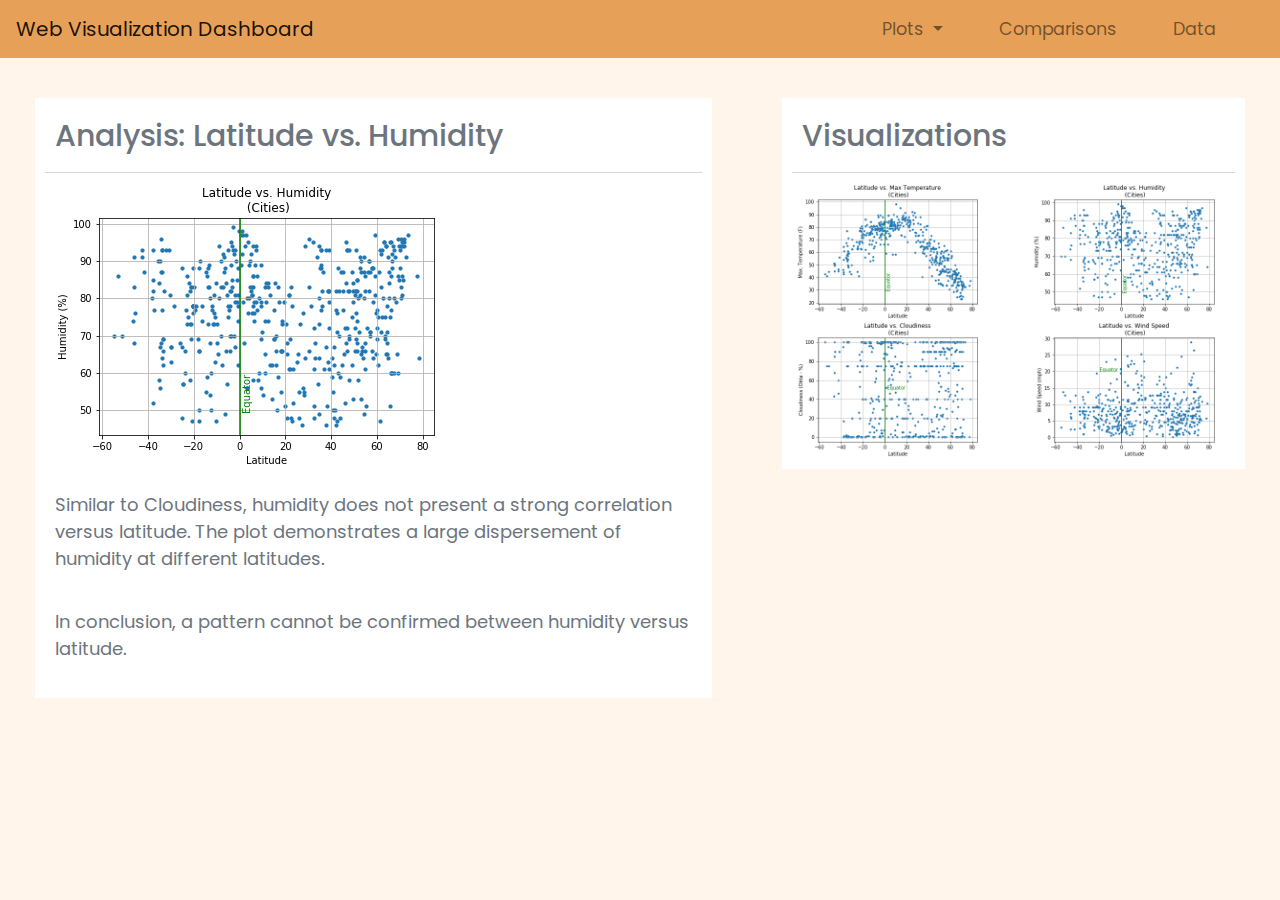
<file: WebVisualizations/humidity.html>
<!DOCTYPE html>

<html lang="en" dir="ltr">
<head>
  <meta charset="utf-8">
  <meta name="viewport" content="width=device-width, initial-scale=1, shrink-to-fit=no">

  <link rel="stylesheet" href="https://maxcdn.bootstrapcdn.com/bootstrap/4.0.0/css/bootstrap.min.css">
  <script src="https://ajax.googleapis.com/ajax/libs/jquery/3.3.1/jquery.min.js"></script>
  <script src="https://cdnjs.cloudflare.com/ajax/libs/popper.js/1.12.9/umd/popper.min.js"></script>
	<script src="https://maxcdn.bootstrapcdn.com/bootstrap/4.0.0/js/bootstrap.min.js"></script>
  <link href="style.css" rel="stylesheet">

    <title>Welcome to my Web Visualization Website!</title>
</head>
<body>
  <nav class="navbar navbar-expand-md navbar-light bg-light sticky-top navbar-custom">
    <a class="navbar-brand" href="index.html">Web Visualization Dashboard</a>
    <button class="navbar-toggler" type="button" data-toggle="collapse" data-target="#navbarSupportedContent">
      <span class="navbar-toggler-icon"></span>
    </button>

    <div class="collapse navbar-collapse" id="navbarSupportedContent">
      <ul class="navbar-nav ml-auto">
        <li class="nav-item dropdown">
          <a class="nav-link dropdown-toggle" href="#" id="navbarDropdown" role="button" data-toggle="dropdown">
            Plots
          </a>
          <div class="dropdown-menu" aria-labelledby="navbarDropdown">
            <a class="dropdown-item" href="cloudiness.html">Cloudiness</a>
            <a class="dropdown-item" href="humidity.html">Humidity</a>
            <a class="dropdown-item" href="max_temperature.html">Max Temperature</a>
            <a class="dropdown-item" href="wind_speed.html">Wind Speed</a>
          </div>
        </li>
        <li class="nav-item">
          <a class="nav-link" href="comparison.html">Comparisons</a>
        </li>
        <li class="nav-item">
          <a class="nav-link" href="data.html">Data</a>
        </li>
      </ul>
    </div>
    </div>
  </nav>

  <div class="content">
  		<div class="container-fluid">
  			<div class="row">
  				<div class="col-sm-12 col-md-7">
  					<div class="box">
  						<div class="header">
  							<h1 class="text-secondary">Analysis: Latitude vs. Humidity</h1>
  							<hr class="light">
  						</div>
  						<div class="content">
  							<img src="Resources/assets/images/City_Lat_vs_Humidity.png" class="img-fluid" alt="Cloudiness" >
                              <p class="text-secondary">Similar to Cloudiness, humidity does not present a strong correlation versus latitude. The plot demonstrates a large dispersement of humidity at different latitudes.</p>
                          </div>
                              <p class="text-secondary">In conclusion, a pattern cannot be confirmed between humidity versus latitude.
  					</div>
  				</div>

  				<div class="col-sm-12 col-md-5">
  					<div class="box">
  						<div class="header">
  							<h1 class="text-secondary">Visualizations</h1>
  							<hr class="light">
  						</div>
  						<div class="content-fluid">
                              <div>
                                  <div class="row padding">
                                      <div class="col-6">
                                        <a href="max_temperature.html"><img src="Resources/assets/images/City_Lat_vs_Max Temp.png" class="img-fluid" alt="Max Temperature" ></a>
                  										</div>
                  										<div class="col-6">
                  											<a href="humidity.html"><img src="Resources/assets/images/City_Lat_vs_Humidity.png" class="img-fluid" alt="Humidity"></a>
                  										</div>
                  										<div class="col-6">
                  											<a href="cloudiness.html"><img src="Resources/assets/images/City_Lat_vs_Cloudiness.png" class="img-fluid"  alt="Cloudiness"></a>
                  										</div>
                  										<div class="col-6">
                  											<a href="wind_speed.html"><img src="Resources/assets/images/City_Lat_vs_Wind_Speed.png" class="img-fluid"  alt="Wind Speed"></a>
                                      </div>

                                  </div>
                              </div>

  						</div>
  					</div>
  				</div>
  			</div>
  		</div>
  	</div>
  </div>





  </body>
  </html>
</file>
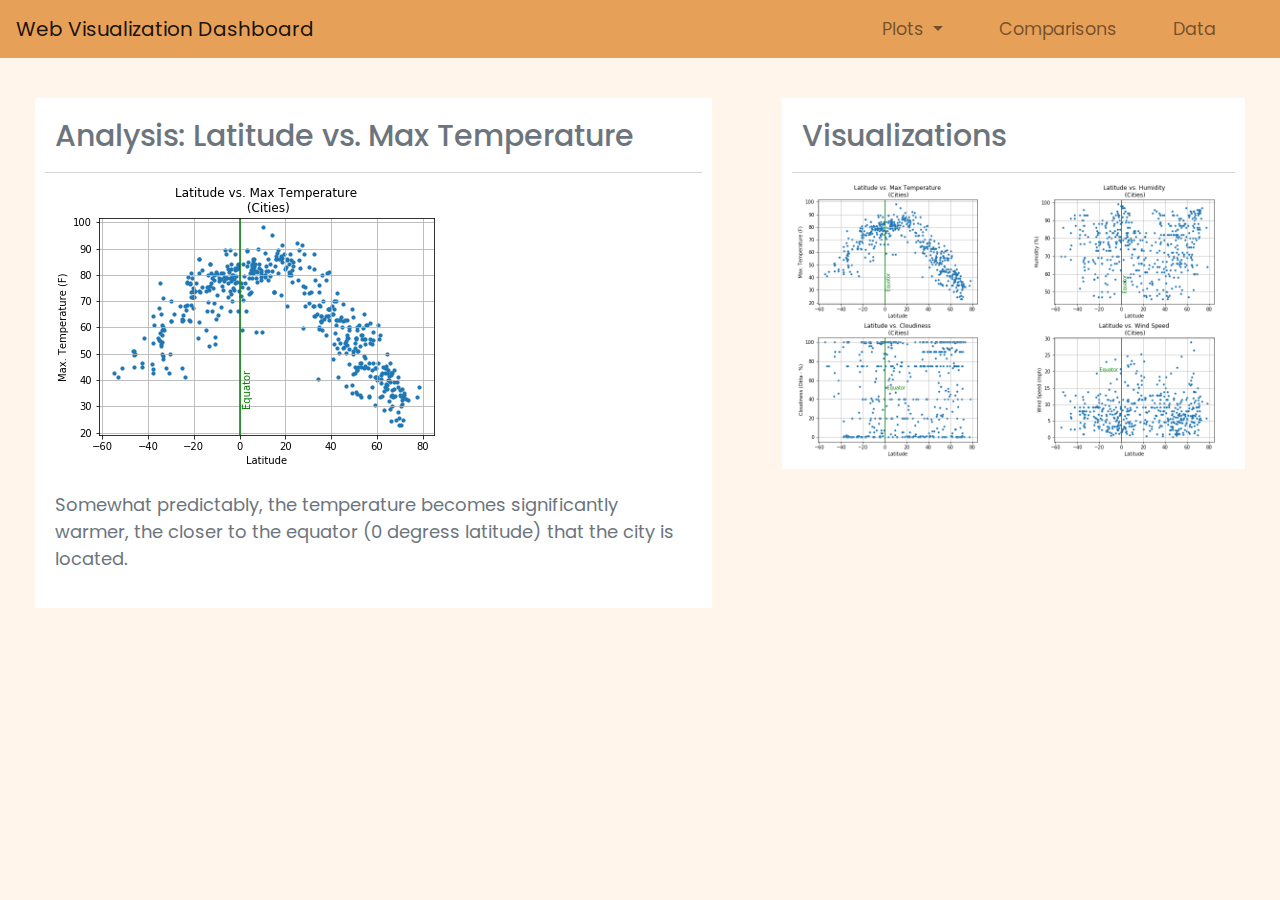
<file: WebVisualizations/max_temperature.html>
<!DOCTYPE html>

<html lang="en" dir="ltr">
<head>
  <meta charset="utf-8">
  <meta name="viewport" content="width=device-width, initial-scale=1, shrink-to-fit=no">

  <link rel="stylesheet" href="https://maxcdn.bootstrapcdn.com/bootstrap/4.0.0/css/bootstrap.min.css">
  <script src="https://ajax.googleapis.com/ajax/libs/jquery/3.3.1/jquery.min.js"></script>
  <script src="https://cdnjs.cloudflare.com/ajax/libs/popper.js/1.12.9/umd/popper.min.js"></script>
	<script src="https://maxcdn.bootstrapcdn.com/bootstrap/4.0.0/js/bootstrap.min.js"></script>
  <link href="style.css" rel="stylesheet">

    <title>Welcome to my Web Visualization Website!</title>
</head>
<body>
  <nav class="navbar navbar-expand-md navbar-light bg-light sticky-top navbar-custom">
    <a class="navbar-brand" href="index.html">Web Visualization Dashboard</a>
    <button class="navbar-toggler" type="button" data-toggle="collapse" data-target="#navbarSupportedContent">
      <span class="navbar-toggler-icon"></span>
    </button>

    <div class="collapse navbar-collapse" id="navbarSupportedContent">
      <ul class="navbar-nav ml-auto">
        <li class="nav-item dropdown">
          <a class="nav-link dropdown-toggle" href="#" id="navbarDropdown" role="button" data-toggle="dropdown">
            Plots
          </a>
          <div class="dropdown-menu" aria-labelledby="navbarDropdown">
            <a class="dropdown-item" href="cloudiness.html">Cloudiness</a>
            <a class="dropdown-item" href="humidity.html">Humidity</a>
            <a class="dropdown-item" href="max_temperature.html">Max Temperature</a>
            <a class="dropdown-item" href="wind_speed.html">Wind Speed</a>
          </div>
        </li>
        <li class="nav-item">
          <a class="nav-link" href="comparison.html">Comparisons</a>
        </li>
        <li class="nav-item">
          <a class="nav-link" href="data.html">Data</a>
        </li>
      </ul>
    </div>
    </div>
  </nav>

  <div class="content">
  		<div class="container-fluid">
  			<div class="row">
  				<div class="col-sm-12 col-md-7">
  					<div class="box">
  						<div class="header">
  							<h1 class="text-secondary">Analysis: Latitude vs. Max Temperature</h1>
  							<hr class="light">
  						</div>
  						<div class="content">
  							<img src="Resources/assets/images/City_Lat_vs_Max Temp.png" class="img-fluid" alt="Cloudiness" >
                              <p class="text-secondary">Somewhat predictably, the temperature becomes significantly warmer, the closer to the equator (0 degress latitude) that the city is located.</p>
                          </div>
  					</div>
  				</div>

  				<div class="col-sm-12 col-md-5">
  					<div class="box">
  						<div class="header">
  							<h1 class="text-secondary">Visualizations</h1>
  							<hr class="light">
  						</div>
  						<div class="content-fluid">
                              <div>
                                  <div class="row padding">
                                      <div class="col-6">
                                        <a href="max_temperature.html"><img src="Resources/assets/images/City_Lat_vs_Max Temp.png" class="img-fluid" alt="Max Temperature" ></a>
                  										</div>
                  										<div class="col-6">
                  											<a href="humidity.html"><img src="Resources/assets/images/City_Lat_vs_Humidity.png" class="img-fluid" alt="Humidity"></a>
                  										</div>
                  										<div class="col-6">
                  											<a href="cloudiness.html"><img src="Resources/assets/images/City_Lat_vs_Cloudiness.png" class="img-fluid"  alt="Cloudiness"></a>
                  										</div>
                  										<div class="col-6">
                  											<a href="wind_speed.html"><img src="Resources/assets/images/City_Lat_vs_Wind_Speed.png" class="img-fluid"  alt="Wind Speed"></a>
                                      </div>

                                  </div>
                              </div>

  						</div>
  					</div>
  				</div>
  			</div>
  		</div>
  	</div>
  </div>





  </body>
  </html>
</file>
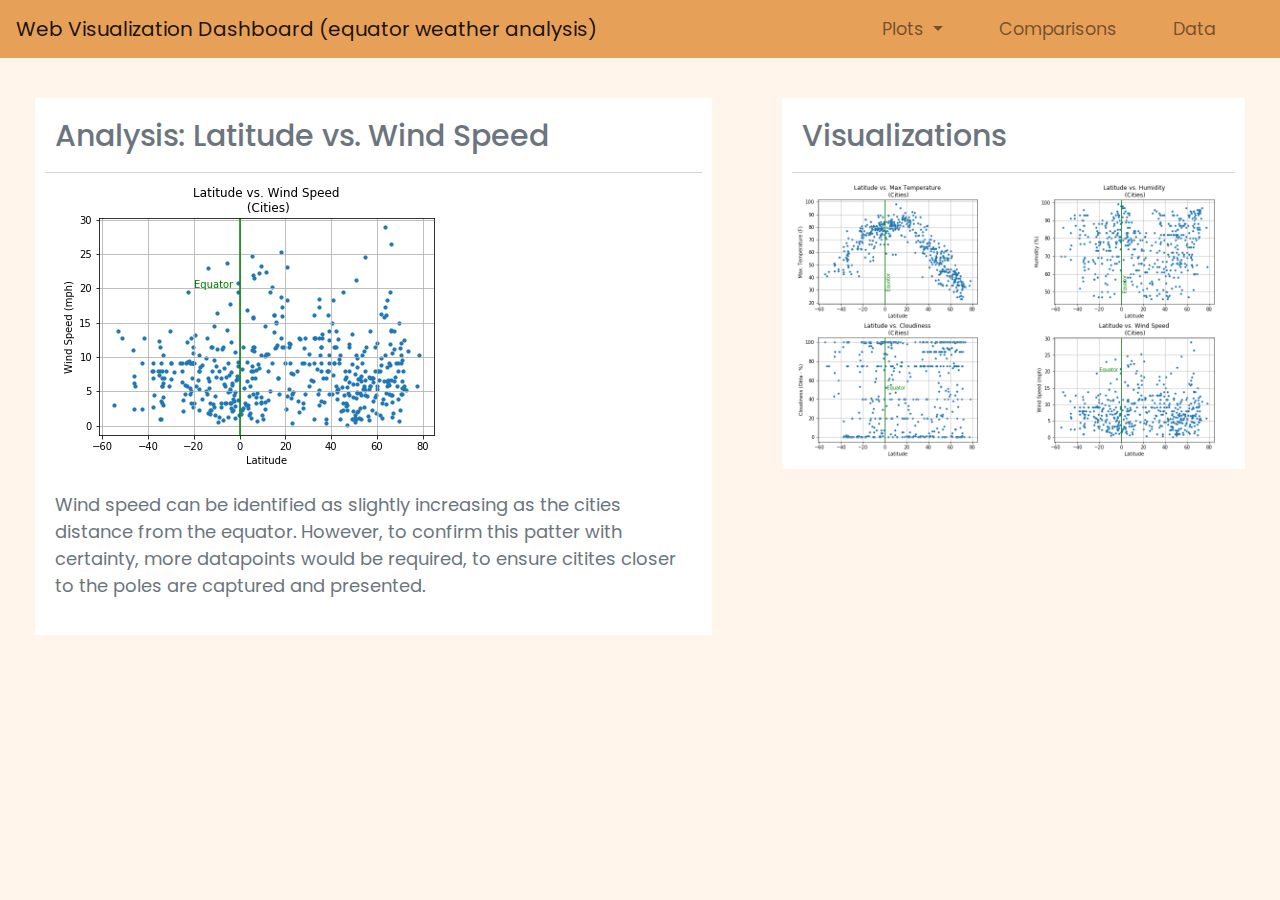
<file: WebVisualizations/wind_speed.html>
<!DOCTYPE html>

<html lang="en" dir="ltr">
<head>
  <meta charset="utf-8">
  <meta name="viewport" content="width=device-width, initial-scale=1, shrink-to-fit=no">

  <link rel="stylesheet" href="https://maxcdn.bootstrapcdn.com/bootstrap/4.0.0/css/bootstrap.min.css">
  <script src="https://ajax.googleapis.com/ajax/libs/jquery/3.3.1/jquery.min.js"></script>
  <script src="https://cdnjs.cloudflare.com/ajax/libs/popper.js/1.12.9/umd/popper.min.js"></script>
	<script src="https://maxcdn.bootstrapcdn.com/bootstrap/4.0.0/js/bootstrap.min.js"></script>
  <link href="style.css" rel="stylesheet">

    <title>Welcome to my Web Visualization Website!</title>
</head>
<body>
  <nav class="navbar navbar-expand-md navbar-light bg-light sticky-top navbar-custom">
    <a class="navbar-brand" href="index.html">Web Visualization Dashboard (equator weather analysis)</a>
    <button class="navbar-toggler" type="button" data-toggle="collapse" data-target="#navbarSupportedContent">
      <span class="navbar-toggler-icon"></span>
    </button>

    <div class="collapse navbar-collapse" id="navbarSupportedContent">
      <ul class="navbar-nav ml-auto">
        <li class="nav-item dropdown">
          <a class="nav-link dropdown-toggle" href="#" id="navbarDropdown" role="button" data-toggle="dropdown">
            Plots
          </a>
          <div class="dropdown-menu" aria-labelledby="navbarDropdown">
            <a class="dropdown-item" href="cloudiness.html">Cloudiness</a>
            <a class="dropdown-item" href="humidity.html">Humidity</a>
            <a class="dropdown-item" href="max_temperature.html">Max Temperature</a>
            <a class="dropdown-item" href="wind_speed.html">Wind Speed</a>
          </div>
        </li>
        <li class="nav-item">
          <a class="nav-link" href="comparison.html">Comparisons</a>
        </li>
        <li class="nav-item">
          <a class="nav-link" href="data.html">Data</a>
        </li>
      </ul>
    </div>
    </div>
  </nav>

  <div class="content">
  		<div class="container-fluid">
  			<div class="row">
  				<div class="col-sm-12 col-md-7">
  					<div class="box">
  						<div class="header">
  							<h1 class="text-secondary">Analysis: Latitude vs. Wind Speed</h1>
  							<hr class="light">
  						</div>
  						<div class="content">
  							<img src="Resources/assets/images/City_Lat_vs_Wind_Speed.png" class="img-fluid" alt="Cloudiness" >
                              <p class="text-secondary">Wind speed can be identified as slightly increasing as the cities distance from the equator. However, to confirm this patter with certainty, more datapoints would be required, to ensure citites closer to the poles are captured and presented.</p>
                          </div>
  					</div>
  				</div>

  				<div class="col-sm-12 col-md-5">
  					<div class="box">
  						<div class="header">
  							<h1 class="text-secondary">Visualizations</h1>
  							<hr class="light">
  						</div>
  						<div class="content-fluid">
                              <div>
                                  <div class="row padding">
                                      <div class="col-6">
                                        <a href="max_temperature.html"><img src="Resources/assets/images/City_Lat_vs_Max Temp.png" class="img-fluid" alt="Max Temperature" ></a>
                  										</div>
                  										<div class="col-6">
                  											<a href="humidity.html"><img src="Resources/assets/images/City_Lat_vs_Humidity.png" class="img-fluid" alt="Humidity"></a>
                  										</div>
                  										<div class="col-6">
                  											<a href="cloudiness.html"><img src="Resources/assets/images/City_Lat_vs_Cloudiness.png" class="img-fluid"  alt="Cloudiness"></a>
                  										</div>
                  										<div class="col-6">
                  											<a href="wind_speed.html"><img src="Resources/assets/images/City_Lat_vs_Wind_Speed.png" class="img-fluid"  alt="Wind Speed"></a>
                                      </div>

                                  </div>
                              </div>

  						</div>
  					</div>
  				</div>
  			</div>
  		</div>
  	</div>
  </div>





  </body>
  </html>
</file>
<file: WebVisualizations/style.css>
@import url('https://fonts.googleapis.com/css?family=Poppins:400,500,700');

html, body {
  height: 100%;
  width: 100%;
  font-family: 'Poppins', sans-serif;
  color: #222;
  background-color: #fff5ea;
}
navbar {
  padding: .1rem;
}
.navbar-custom {
  background-color: #e7a058 !important;
}
.navbar-nav li {
  padding-right: 40px;
}
.nav-link {
  font-size: 1.1em !important;
}

.latitude {
    color: white;
    font-size: 30px;
    background-color: #e8603c;
    padding: 10px
  }

  .box {
    margin-top: 40px;
    margin-right: 20px;
    margin-left: 20px;
    padding: 10px 10px 10px;
    color:black;
    background-color: white;
   }

h1{
    padding: 10px;
    font-size: 30px;
  }

p{
    padding: 10px;
    margin-top: 10px;
    font-size: 18px;
}
p1{
    padding: 10px;
    margin-top: 10px;
    font-size: 12px;
}

hr.light {
    border-top: 1px solid #d5d5d5;
    width: 100%;
    margin-top: 5px;
    margin-bottom: 10px;
  }

  .left_shown{
    width:50% !important;
    height:40% !important;
}


table{
    border-top: none;
}



/*---Media Queries --*/
@media (max-width: 992px) {

.latitude {
    color: white;
    font-size: 30px;
    background-color: #0BADA6;
    padding: 10px
  }

  }
  @media (max-width: 768px) {

.dropdown-item{
    font-size: 15px;
}


.latitude {
    color: white;
    font-size: 25px;
    background-color: #0BADA6;
    padding: 8px
  }

  h1{
    padding: 8px;
    font-size: 25px;
  }
  h2{
    padding: 6px;
    font-size: 16px;
  }

  h3{
    font-size: 18px;
  }

  h6{
    font-size: 10px;
  }

  p{
    padding: 8px;
    margin-top: 8px;
    font-size: 14px;
}

.th{
    font-size: 14px;
}
table{
    font-size: 12px;
}
  }

  @media (max-width: 576px) {

.dropdown-item{
        font-size: 10px;
    }



.latitude {
    color: white;
    font-size: 20px;
    background-color: #0BADA6;
    padding: 6px
  }
  h1{
    padding: 6px;
    font-size: 20px;
  }
  h2{
    padding: 4px;
    font-size: 15px;
  }
  h3{
    font-size: 14px;
  }

  h6{
    font-size: 8px;
  }
  p{
    padding: 6px;
    margin-top: 6px;
    font-size: 12px;
}

.th{
    font-size: 12px;
}
table{
    font-size: 10px;
}

  }
</file>
